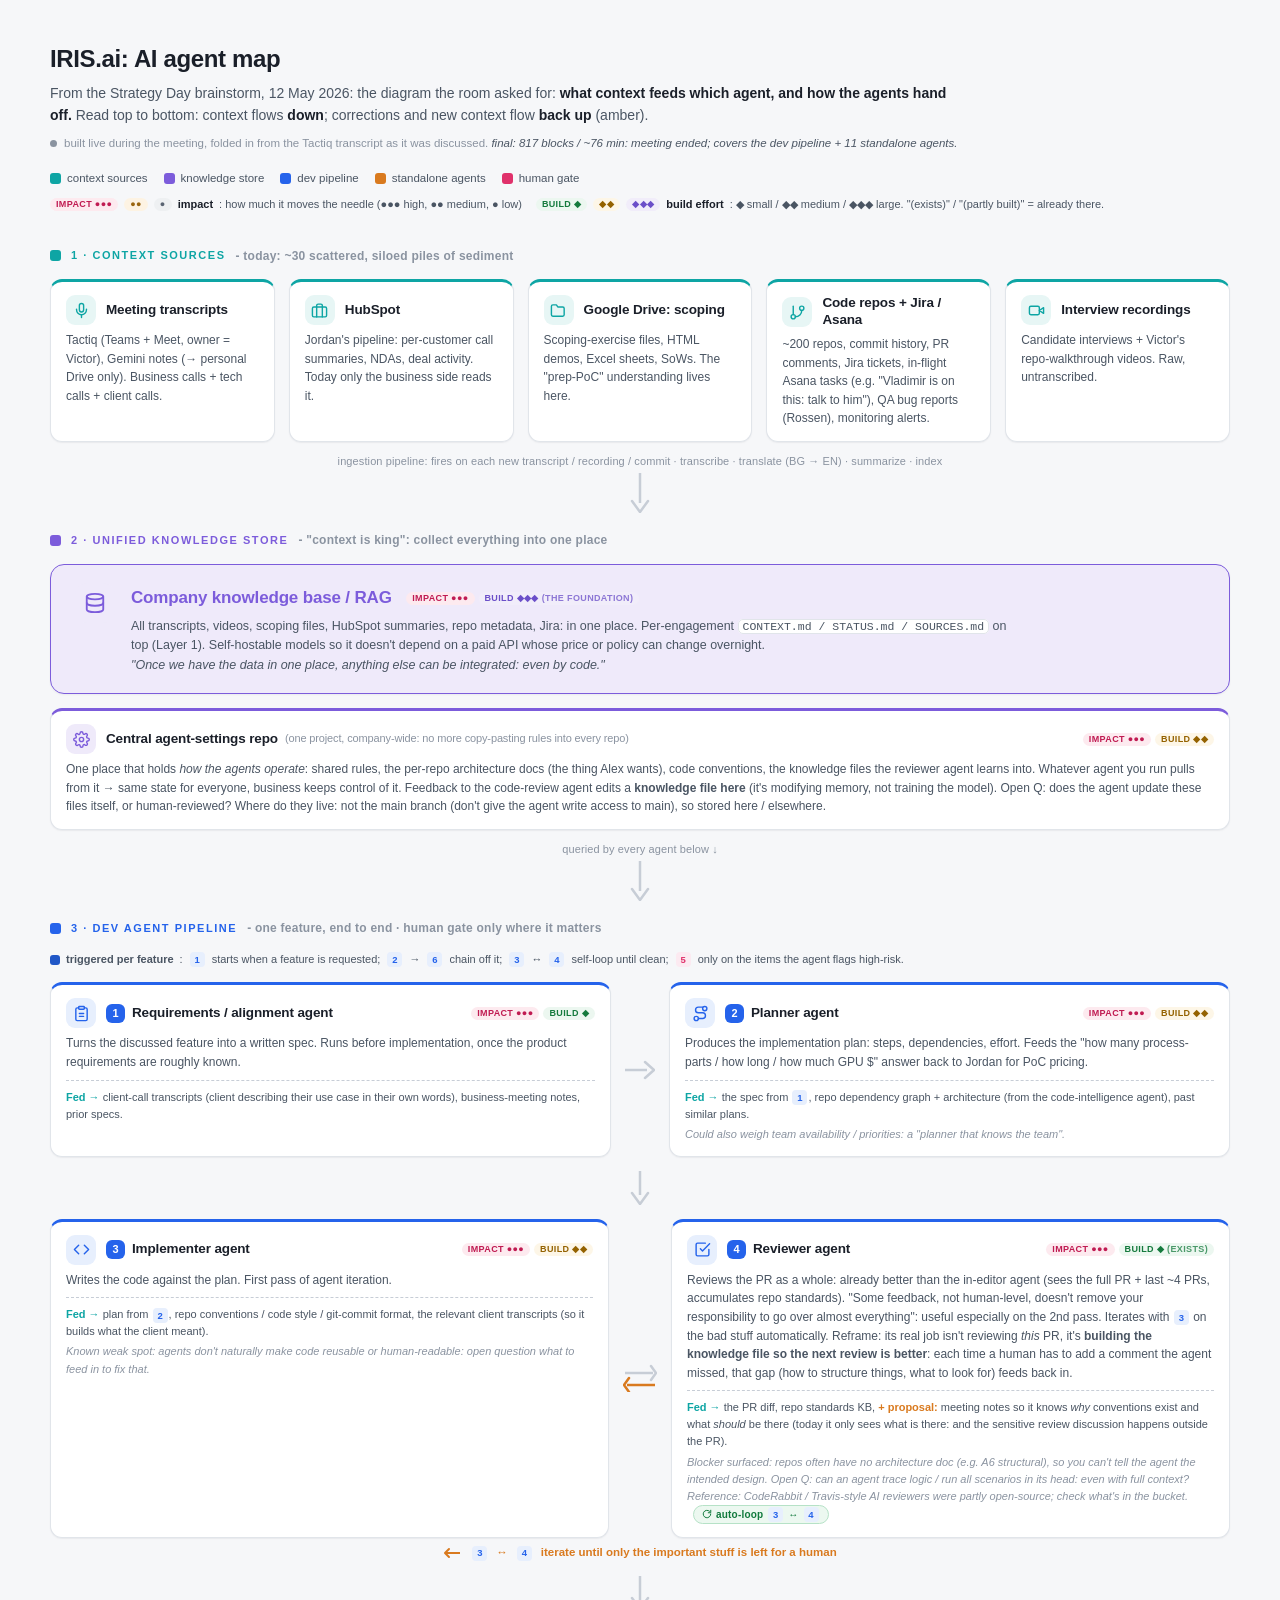
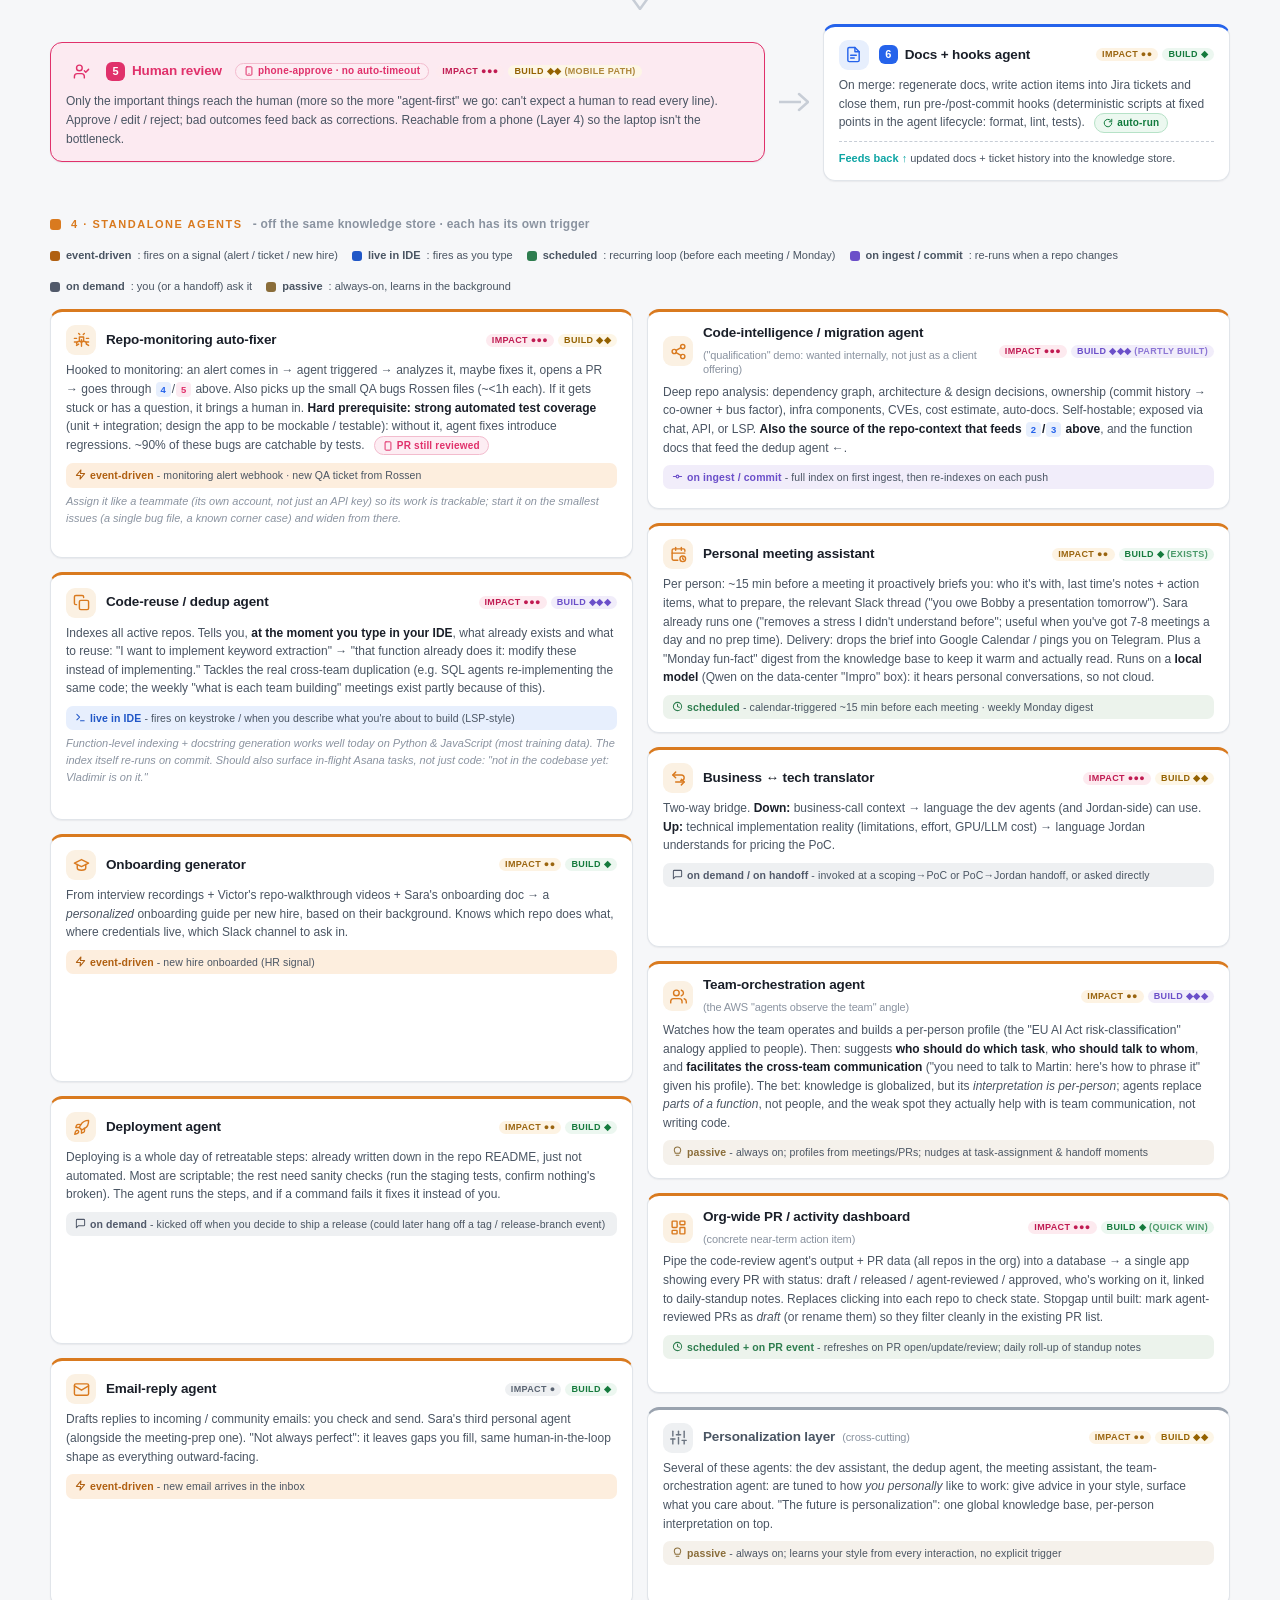
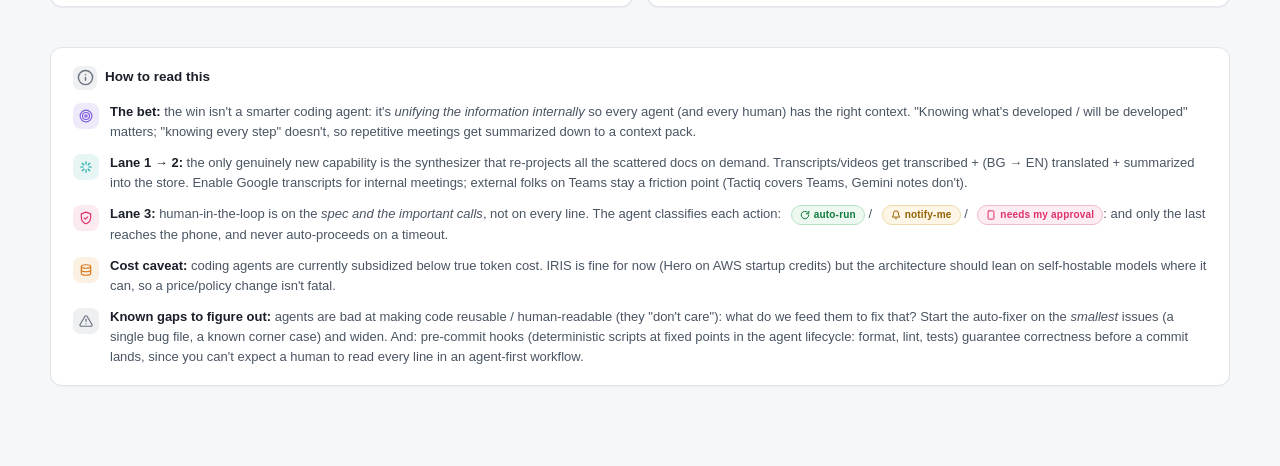
<file: AGENT_MAP.html>
<!DOCTYPE html>
<html lang="en">
<head>
<meta charset="UTF-8">
<meta name="viewport" content="width=device-width, initial-scale=1.0">
<title>IRIS.ai: AI agent map (Strategy Day, 12 May 2026)</title>
<style>
  :root {
    --bg: #f6f7f9;
    --paper: #ffffff;
    --ink: #1a1f29;
    --ink-2: #4a5563;
    --ink-3: #8a93a0;
    --line: #e1e5ea;
    --line-strong: #c7cdd6;
    --ctx: #0ea5a4;     /* context sources / bus  (teal) */
    --store: #7c5cdb;   /* knowledge store        (violet) */
    --dev: #2563eb;     /* dev pipeline           (blue) */
    --side: #d97a1f;    /* standalone agents      (amber) */
    --human: #e0316b;   /* human gate             (pink) */
    --neutral: #6b7480;
    --ctx-tint:   #e7f6f5;
    --store-tint: #efeafa;
    --dev-tint:   #e7effd;
    --side-tint:  #fbf1e3;
    --human-tint: #fceaf1;
    --neutral-tint: #eef0f2;
  }
  * { box-sizing: border-box; }
  html, body { background: var(--bg); }
  body {
    margin: 0; padding: 40px 32px 80px; color: var(--ink);
    font: 15px/1.55 -apple-system, BlinkMacSystemFont, "Segoe UI", Roboto, Helvetica, Arial, sans-serif;
    -webkit-font-smoothing: antialiased;
  }
  .wrap { max-width: 1180px; margin: 0 auto; }
  h1 { font-size: 24px; margin: 0 0 6px; letter-spacing: -0.015em; }
  .sub { color: var(--ink-2); margin: 0 0 8px; font-size: 14px; max-width: 920px; }
  .sub b { color: var(--ink); }

  /* ===== icon badge (flat Lucide-style line icons in a tinted circle) ===== */
  .ico {
    flex: 0 0 auto; width: 30px; height: 30px; border-radius: 9px;
    display: inline-flex; align-items: center; justify-content: center;
  }
  .ico svg { width: 17px; height: 17px; stroke-width: 2; stroke-linecap: round; stroke-linejoin: round; fill: none; }
  .ico.lg { width: 40px; height: 40px; border-radius: 12px; }
  .ico.lg svg { width: 22px; height: 22px; }
  .ico.ctx     { background: var(--ctx-tint);     color: var(--ctx); }
  .ico.store   { background: var(--store-tint);   color: var(--store); }
  .ico.dev     { background: var(--dev-tint);     color: var(--dev); }
  .ico.side    { background: var(--side-tint);    color: var(--side); }
  .ico.human   { background: var(--human-tint);   color: var(--human); }
  .ico.neutral { background: var(--neutral-tint); color: var(--neutral); }

  /* lane header */
  .lane-label {
    font-size: 11px; text-transform: uppercase; letter-spacing: 0.14em; font-weight: 700;
    color: var(--ink-3); margin: 34px 0 14px; display: flex; align-items: center; gap: 10px;
  }
  .lane-label .dot { width: 11px; height: 11px; border-radius: 3px; display: inline-block; flex: 0 0 auto; }
  .lane-label.ctx .dot { background: var(--ctx); } .lane-label.ctx { color: var(--ctx); }
  .lane-label.store .dot { background: var(--store); } .lane-label.store { color: var(--store); }
  .lane-label.dev .dot { background: var(--dev); } .lane-label.dev { color: var(--dev); }
  .lane-label.side .dot { background: var(--side); } .lane-label.side { color: var(--side); }
  .lane-label .rest { color: var(--ink-3); font-weight: 600; letter-spacing: 0.02em; text-transform: none; font-size: 12px; }

  /* rows + cards */
  .row { display: flex; gap: 14px; flex-wrap: wrap; align-items: stretch; }
  .row.center { align-items: center; }
  .card {
    background: var(--paper); border: 1px solid var(--line); border-radius: 12px;
    padding: 13px 15px; flex: 1 1 200px; min-width: 188px;
    box-shadow: 0 1px 2px rgba(16,24,40,.04), 0 1px 0 rgba(16,24,40,.02);
  }
  .card .hd { display: flex; align-items: center; gap: 10px; margin-bottom: 6px; }
  .card .hd h3 { margin: 0; font-size: 13.5px; letter-spacing: -0.01em; line-height: 1.25; display: flex; align-items: center; gap: 7px; flex-wrap: wrap; }
  .card p { margin: 0; font-size: 12px; color: var(--ink-2); }
  /* step-number badge in card headings */
  .stepnum {
    flex: 0 0 auto; display: inline-flex; align-items: center; justify-content: center;
    width: 19px; height: 19px; border-radius: 6px; font-size: 11px; font-weight: 800;
    font-variant-numeric: tabular-nums; line-height: 1;
    background: var(--dev); color: #fff;
  }
  .stepnum.human { background: var(--human); }
  /* inline step reference in body text, e.g. "the spec from (2)" */
  .ref {
    display: inline-flex; align-items: center; justify-content: center;
    width: 15px; height: 15px; border-radius: 4px; font-size: 9.5px; font-weight: 800;
    background: var(--dev-tint); color: var(--dev); vertical-align: middle;
    font-variant-numeric: tabular-nums; line-height: 1; margin: 0 1px;
  }
  .ref.human { background: var(--human-tint); color: var(--human); }
  .card.src { border-top: 3px solid var(--ctx); flex: 1 1 155px; min-width: 152px; }
  .card.dev-card { border-top: 3px solid var(--dev); }
  .card.side-card { border-top: 3px solid var(--side); }
  .card.human-card { border: 1.5px solid var(--human); background: var(--human-tint); }
  .card.human-card .hd h3 { color: var(--human); }
  .card .sub-note-inline { font-weight: 400; font-style: normal; color: var(--ink-3); font-size: 11px; }

  /* impact / effort badge: sits at the right end of a card heading */
  .hd { position: relative; }
  .impact { margin-left: auto; flex: 0 0 auto; display: inline-flex; gap: 4px; align-items: center; }
  .imp, .eff {
    display: inline-flex; align-items: center; gap: 3px; font-size: 9px; font-weight: 800;
    text-transform: uppercase; letter-spacing: .04em; padding: 2px 6px; border-radius: 999px;
    line-height: 1; white-space: nowrap;
  }
  .imp svg, .eff svg { width: 9px; height: 9px; stroke-width: 2.6; fill: none; stroke-linecap: round; stroke-linejoin: round; }
  /* impact tiers */
  .imp.hi  { background: #fdeaef; color: #c01b52; }
  .imp.med { background: #fdf3e3; color: #9a6510; }
  .imp.lo  { background: #eef0f2; color: #5a6472; }
  /* build-effort tiers */
  .eff.lo  { background: #ecf7f0; color: #157a3d; }
  .eff.med { background: #fdf6e7; color: #946200; }
  .eff.hi  { background: #f1edfa; color: #6b4fc9; }
  /* impact/effort legend */
  .ie-key { display: flex; gap: 14px; flex-wrap: wrap; margin: 8px 0 4px; font-size: 11px; color: var(--ink-2); align-items: center; }
  .ie-key .grp { display: inline-flex; gap: 6px; align-items: center; }
  .ie-key b { color: var(--ink); }

  /* knowledge-store banner */
  .store-card {
    flex-basis: 100%; padding: 18px 24px;
    border: 1.5px solid var(--store); background: var(--store-tint); border-radius: 14px;
    box-shadow: 0 1px 2px rgba(16,24,40,.05);
    display: flex; gap: 16px; align-items: flex-start;
  }
  .store-card .body h3 { font-size: 17px; color: var(--store); margin: 2px 0 6px; letter-spacing: -0.01em; }
  .store-card .body p { color: var(--ink-2); font-size: 12.5px; margin: 0; max-width: 880px; }
  .store-card code { background: #fff; border: 1px solid var(--line); border-radius: 5px; padding: 0 4px; font-size: 11.5px; }
  .store-card .note { font-style: italic; color: var(--ink-3); margin-top: 6px; }

  /* arrows */
  .v-arrow { text-align: center; margin: 14px 0; padding: 0; line-height: 1; color: var(--line-strong); display: flex; flex-direction: column; align-items: center; gap: 6px; }
  .v-arrow svg { display: block; }
  .v-arrow .cap { display: block; font-size: 11px; color: var(--ink-3); letter-spacing: .01em; max-width: 720px; }
  .h-arrow { flex: 0 0 30px; display: flex; align-items: center; justify-content: center; align-self: center; color: var(--line-strong); }
  /* tighten the gap between an arrow's lane and the next lane label */
  .v-arrow + .lane-label { margin-top: 18px; }

  /* "fed by" footer inside a dev card */
  .feeds { font-size: 11px; color: var(--ink-2); margin-top: 8px; padding-top: 8px; border-top: 1px dashed var(--line-strong); }
  .feeds b { color: var(--ctx); font-weight: 700; }
  .feeds .from { color: var(--side); font-weight: 700; }
  .feeds .note { display: block; color: var(--ink-3); font-style: italic; margin-top: 3px; }

  /* loop-back arrow */
  .loopback { display: flex; align-items: center; justify-content: center; gap: 8px; font-size: 11.5px; color: var(--side); margin: 6px 0; font-weight: 600; }
  .loopback svg { color: var(--side); }

  /* pills */
  .pill { display: inline-flex; align-items: center; gap: 4px; font-size: 10px; font-weight: 700; padding: 1px 8px; border-radius: 999px; border: 1px solid; margin-left: 6px; vertical-align: middle; letter-spacing: .02em; }
  .pill svg { width: 10px; height: 10px; stroke-width: 2.4; fill: none; stroke-linecap: round; stroke-linejoin: round; }
  .pill.auto    { color: #117a3d; border-color: #b6e2c7; background: #ecf8f0; }
  .pill.notify  { color: #946200; border-color: #f0d9a8; background: #fdf6e7; }
  .pill.approve { color: var(--human); border-color: #f3bcce; background: #fdedf3; }

  /* two-column split for side agents */
  .colsplit { display: flex; gap: 14px; flex-wrap: wrap; }
  .colsplit > div { flex: 1 1 300px; display: flex; flex-direction: column; gap: 14px; }
  .side-card .note { display: block; font-style: italic; color: var(--ink-3); margin-top: 5px; font-size: 11px; }
  .side-card b { color: var(--ink); }

  /* trigger badge (what fires a standalone agent + how often) */
  .trig {
    display: block; font-size: 10.5px; font-weight: 700;
    padding: 4px 9px; border-radius: 7px; letter-spacing: .01em; margin-top: 8px;
  }
  .trig svg { width: 11px; height: 11px; stroke-width: 2.2; fill: none; stroke-linecap: round; stroke-linejoin: round; vertical-align: -1px; margin-right: 4px; }
  .trig > svg + * , .trig .label { white-space: nowrap; }
  .trig .what { font-weight: 500; color: var(--ink-2); white-space: normal; }
  .trig.event  { background: #fdeede; color: #b06012; }   /* event-driven */
  .trig.live   { background: #e7effd; color: #2057c7; }   /* interactive / live in IDE */
  .trig.sched  { background: #ecf3ec; color: #2e7d4f; }   /* scheduled / recurring loop */
  .trig.commit { background: #f1edfa; color: #6b4fc9; }   /* on commit / on ingest */
  .trig.demand { background: #eef0f2; color: #51596a; }   /* on demand / on handoff */
  .trig.passive{ background: #f5f1eb; color: #8a6d3a; }   /* continuous / passive */
  /* trigger-type legend row */
  .trig-key { display: flex; gap: 14px; flex-wrap: wrap; margin: 4px 0 14px; font-size: 11px; color: var(--ink-2); }
  .trig-key .t { display: inline-flex; align-items: center; gap: 6px; }
  .trig-key .sw { width: 10px; height: 10px; border-radius: 3px; display: inline-block; }

  /* legend */
  .legend { margin-top: 40px; padding: 18px 22px; background: var(--paper); border: 1px solid var(--line); border-radius: 12px; font-size: 13px; color: var(--ink-2); box-shadow: 0 1px 2px rgba(16,24,40,.04); }
  .legend > .lh { display: flex; align-items: center; gap: 8px; color: var(--ink); font-size: 13.5px; font-weight: 700; }
  .legend ul.points { margin: 12px 0 0; padding: 0; list-style: none; }
  .legend ul.points li { margin: 0 0 11px; display: flex; gap: 11px; align-items: flex-start; }
  .legend ul.points li:last-child { margin-bottom: 0; }
  .legend ul.points li > .ico { margin-top: 1px; width: 26px; height: 26px; border-radius: 8px; }
  .legend ul.points li > .ico svg { width: 14px; height: 14px; }
  .legend ul.points li > div { flex: 1; }
  .legend b { color: var(--ink); }
  .legend i { color: var(--ink-2); }
  .legend .map { font-size: 11.5px; color: var(--ink-3); font-style: italic; margin-top: 12px; }
  .legend code { background: var(--bg); border: 1px solid var(--line); border-radius: 5px; padding: 0 4px; font-size: 11.5px; }

  .key-chips { display: flex; gap: 16px; flex-wrap: wrap; margin: 18px 0 4px; font-size: 11.5px; color: var(--ink-2); }
  .key-chips span { display: inline-flex; align-items: center; gap: 6px; }
  .key-chips .sw { width: 11px; height: 11px; border-radius: 3px; display: inline-block; }

  /* ===== print / PDF ===== */
  @page { size: A3 landscape; margin: 14mm 12mm; }
  @media print {
    body { padding: 0; background: #fff; -webkit-print-color-adjust: exact; print-color-adjust: exact; }
    .wrap { max-width: none; }
    .card, .store-card, .legend, .trig { box-shadow: none !important; }
    /* don't split a node or a lane band across pages */
    .card, .store-card, .colsplit > div > .card, .legend, .v-arrow, .loopback, .trig-key { break-inside: avoid; }
    .lane-label { break-after: avoid; break-inside: avoid; }
    .row, .colsplit { break-inside: avoid-page; }
    h1 { break-after: avoid; }
    /* keep colours crisp on paper */
    .ico, .pill, .trig, .stepnum, .ref, .key-chips .sw, .lane-label .dot { -webkit-print-color-adjust: exact; print-color-adjust: exact; }
  }
</style>
</head>
<body>
<div class="wrap">

  <h1>IRIS.ai: AI agent map</h1>
  <p class="sub">From the Strategy Day brainstorm, 12 May 2026: the diagram the room asked for: <b>what context feeds which agent, and how the agents hand off.</b> Read top to bottom: context flows <b>down</b>; corrections and new context flow <b>back up</b> (amber).</p>
  <p style="font-size:11.5px;color:var(--ink-3);margin:0 0 4px;line-height:1.5">
    <span style="width:7px;height:7px;border-radius:999px;background:var(--ink-3);display:inline-block;margin-right:7px;vertical-align:middle"></span>built live during the meeting, folded in from the Tactiq transcript as it was discussed. <span id="live-stamp" style="font-style:italic;color:var(--ink-2)">final: 817 blocks / ~76 min: meeting ended; covers the dev pipeline + 11 standalone agents.</span>
  </p>

  <div class="key-chips">
    <span><span class="sw" style="background:var(--ctx)"></span>context sources</span>
    <span><span class="sw" style="background:var(--store)"></span>knowledge store</span>
    <span><span class="sw" style="background:var(--dev)"></span>dev pipeline</span>
    <span><span class="sw" style="background:var(--side)"></span>standalone agents</span>
    <span><span class="sw" style="background:var(--human)"></span>human gate</span>
  </div>
  <div class="ie-key">
    <span class="grp"><span class="imp hi">impact ●●●</span><span class="imp med">●●</span><span class="imp lo">●</span><b>impact</b>: how much it moves the needle (●●● high, ●● medium, ● low)</span>
    <span class="grp"><span class="eff lo">build ◆</span><span class="eff med">◆◆</span><span class="eff hi">◆◆◆</span><b>build effort</b>: ◆ small / ◆◆ medium / ◆◆◆ large. "(exists)" / "(partly built)" = already there.</span>
  </div>

  <!-- ============ LANE 1: CONTEXT SOURCES ============ -->
  <div class="lane-label ctx"><span class="dot"></span>1 · Context sources <span class="rest">- today: ~30 scattered, siloed piles of sediment</span></div>
  <div class="row">
    <div class="card src">
      <div class="hd">
        <span class="ico ctx"><!-- mic --><svg viewBox="0 0 24 24" stroke="currentColor"><rect x="9" y="2" width="6" height="12" rx="3"/><path d="M5 10v1a7 7 0 0 0 14 0v-1"/><line x1="12" y1="19" x2="12" y2="22"/></svg></span>
        <h3>Meeting transcripts</h3>
      </div>
      <p>Tactiq (Teams + Meet, owner = Victor), Gemini notes (→ personal Drive only). Business calls + tech calls + client calls.</p>
    </div>
    <div class="card src">
      <div class="hd">
        <span class="ico ctx"><!-- briefcase / CRM --><svg viewBox="0 0 24 24" stroke="currentColor"><rect x="2" y="7" width="20" height="14" rx="2"/><path d="M16 21V5a2 2 0 0 0-2-2h-4a2 2 0 0 0-2 2v16"/></svg></span>
        <h3>HubSpot</h3>
      </div>
      <p>Jordan's pipeline: per-customer call summaries, NDAs, deal activity. Today only the business side reads it.</p>
    </div>
    <div class="card src">
      <div class="hd">
        <span class="ico ctx"><!-- folder --><svg viewBox="0 0 24 24" stroke="currentColor"><path d="M4 20a2 2 0 0 1-2-2V6a2 2 0 0 1 2-2h5l2 3h7a2 2 0 0 1 2 2v9a2 2 0 0 1-2 2z"/></svg></span>
        <h3>Google Drive: scoping</h3>
      </div>
      <p>Scoping-exercise files, HTML demos, Excel sheets, SoWs. The "prep-PoC" understanding lives here.</p>
    </div>
    <div class="card src">
      <div class="hd">
        <span class="ico ctx"><!-- git branch --><svg viewBox="0 0 24 24" stroke="currentColor"><line x1="6" y1="3" x2="6" y2="15"/><circle cx="18" cy="6" r="3"/><circle cx="6" cy="18" r="3"/><path d="M18 9a9 9 0 0 1-9 9"/></svg></span>
        <h3>Code repos + Jira / Asana</h3>
      </div>
      <p>~200 repos, commit history, PR comments, Jira tickets, in-flight Asana tasks (e.g. "Vladimir is on this: talk to him"), QA bug reports (Rossen), monitoring alerts.</p>
    </div>
    <div class="card src">
      <div class="hd">
        <span class="ico ctx"><!-- video --><svg viewBox="0 0 24 24" stroke="currentColor"><rect x="2" y="6" width="14" height="12" rx="2"/><path d="m22 8-6 4 6 4z"/></svg></span>
        <h3>Interview recordings</h3>
      </div>
      <p>Candidate interviews + Victor's repo-walkthrough videos. Raw, untranscribed.</p>
    </div>
  </div>

  <div class="v-arrow">
    <span class="cap">ingestion pipeline: fires on each new transcript / recording / commit · transcribe · translate (BG → EN) · summarize · index</span>
    <svg width="22" height="40" viewBox="0 0 22 40" fill="none"><path d="M11 0 L11 30" stroke="currentColor" stroke-width="2.5"/><path d="M3 28 L11 39 L19 28" stroke="currentColor" stroke-width="2.5" fill="none" stroke-linecap="round" stroke-linejoin="round"/></svg>
  </div>

  <!-- ============ LANE 2: KNOWLEDGE STORE ============ -->
  <div class="lane-label store"><span class="dot"></span>2 · Unified knowledge store <span class="rest">- "context is king": collect everything into one place</span></div>
  <div class="row">
    <div class="store-card">
      <span class="ico store lg"><!-- database --><svg viewBox="0 0 24 24" stroke="currentColor"><ellipse cx="12" cy="5" rx="9" ry="3"/><path d="M3 5v14a9 3 0 0 0 18 0V5"/><path d="M3 12a9 3 0 0 0 18 0"/></svg></span>
      <div class="body">
        <h3>Company knowledge base / RAG <span class="impact" style="margin-left:10px;vertical-align:middle"><span class="imp hi">impact ●●●</span><span class="eff hi">build ◆◆◆ <span style="opacity:.75;font-weight:600">(the foundation)</span></span></span></h3>
        <p>All transcripts, videos, scoping files, HubSpot summaries, repo metadata, Jira: in one place. Per-engagement <code>CONTEXT.md / STATUS.md / SOURCES.md</code> on top (Layer 1). Self-hostable models so it doesn't depend on a paid API whose price or policy can change overnight.</p>
        <p class="note">"Once we have the data in one place, anything else can be integrated: even by code."</p>
      </div>
    </div>
  </div>
  <div class="row" style="margin-top:14px">
    <div class="card" style="border-top:3px solid var(--store);flex-basis:100%">
      <div class="hd">
        <span class="ico store"><!-- settings/cog --><svg viewBox="0 0 24 24" stroke="currentColor"><circle cx="12" cy="12" r="3"/><path d="M19.4 15a1.65 1.65 0 0 0 .33 1.82l.06.06a2 2 0 1 1-2.83 2.83l-.06-.06a1.65 1.65 0 0 0-1.82-.33 1.65 1.65 0 0 0-1 1.51V21a2 2 0 0 1-4 0v-.09A1.65 1.65 0 0 0 9 19.4a1.65 1.65 0 0 0-1.82.33l-.06.06a2 2 0 1 1-2.83-2.83l.06-.06A1.65 1.65 0 0 0 4.6 15a1.65 1.65 0 0 0-1.51-1H3a2 2 0 0 1 0-4h.09A1.65 1.65 0 0 0 4.6 9a1.65 1.65 0 0 0-.33-1.82l-.06-.06a2 2 0 1 1 2.83-2.83l.06.06A1.65 1.65 0 0 0 9 4.6a1.65 1.65 0 0 0 1-1.51V3a2 2 0 0 1 4 0v.09a1.65 1.65 0 0 0 1 1.51 1.65 1.65 0 0 0 1.82-.33l.06-.06a2 2 0 1 1 2.83 2.83l-.06.06A1.65 1.65 0 0 0 19.4 9a1.65 1.65 0 0 0 1.51 1H21a2 2 0 0 1 0 4h-.09a1.65 1.65 0 0 0-1.51 1z"/></svg></span>
        <h3>Central agent-settings repo <span class="sub-note-inline">(one project, company-wide: no more copy-pasting rules into every repo)</span></h3>
        <span class="impact"><span class="imp hi">impact ●●●</span><span class="eff med">build ◆◆</span></span>
      </div>
      <p>One place that holds <i>how the agents operate</i>: shared rules, the per-repo architecture docs (the thing Alex wants), code conventions, the knowledge files the reviewer agent learns into. Whatever agent you run pulls from it → same state for everyone, business keeps control of it. Feedback to the code-review agent edits a <b>knowledge file here</b> (it's modifying memory, not training the model). Open Q: does the agent update these files itself, or human-reviewed? Where do they live: not the main branch (don't give the agent write access to main), so stored here / elsewhere.</p>
    </div>
  </div>

  <div class="v-arrow">
    <span class="cap">queried by every agent below ↓</span>
    <svg width="22" height="40" viewBox="0 0 22 40" fill="none"><path d="M11 0 L11 30" stroke="currentColor" stroke-width="2.5"/><path d="M3 28 L11 39 L19 28" stroke="currentColor" stroke-width="2.5" fill="none" stroke-linecap="round" stroke-linejoin="round"/></svg>
  </div>

  <!-- ============ LANE 3: DEV PIPELINE ============ -->
  <div class="lane-label dev"><span class="dot"></span>3 · Dev agent pipeline <span class="rest">- one feature, end to end · human gate only where it matters</span></div>
  <div class="trig-key">
    <span class="t"><span class="sw" style="background:#2057c7"></span><b>triggered per feature</b>: <span class="ref">1</span> starts when a feature is requested; <span class="ref">2</span>→<span class="ref">6</span> chain off it; <span class="ref">3</span>↔<span class="ref">4</span> self-loop until clean; <span class="ref human">5</span> only on the items the agent flags high-risk.</span>
  </div>

  <div class="row">
    <div class="card dev-card">
      <div class="hd">
        <span class="ico dev"><!-- clipboard list --><svg viewBox="0 0 24 24" stroke="currentColor"><rect x="8" y="2" width="8" height="4" rx="1"/><path d="M16 4h2a2 2 0 0 1 2 2v14a2 2 0 0 1-2 2H6a2 2 0 0 1-2-2V6a2 2 0 0 1 2-2h2"/><path d="M9 12h6M9 16h6"/></svg></span>
        <h3><span class="stepnum">1</span> Requirements / alignment agent</h3>
        <span class="impact"><span class="imp hi">impact ●●●</span><span class="eff lo">build ◆</span></span>
      </div>
      <p>Turns the discussed feature into a written spec. Runs before implementation, once the product requirements are roughly known.</p>
      <div class="feeds"><b>Fed →</b> client-call transcripts (client describing their use case in their own words), business-meeting notes, prior specs.</div>
    </div>
    <div class="h-arrow"><svg width="30" height="22" viewBox="0 0 30 22" fill="none"><path d="M0 11 L22 11" stroke="currentColor" stroke-width="2.5"/><path d="M20 3 L29 11 L20 19" stroke="currentColor" stroke-width="2.5" fill="none" stroke-linecap="round" stroke-linejoin="round"/></svg></div>
    <div class="card dev-card">
      <div class="hd">
        <span class="ico dev"><!-- map / route --><svg viewBox="0 0 24 24" stroke="currentColor"><circle cx="6" cy="19" r="3"/><circle cx="18" cy="5" r="3"/><path d="M9 19h6a4 4 0 0 0 0-8H9a4 4 0 0 1 0-8h6"/></svg></span>
        <h3><span class="stepnum">2</span> Planner agent</h3>
        <span class="impact"><span class="imp hi">impact ●●●</span><span class="eff med">build ◆◆</span></span>
      </div>
      <p>Produces the implementation plan: steps, dependencies, effort. Feeds the "how many process-parts / how long / how much GPU $" answer back to Jordan for PoC pricing.</p>
      <div class="feeds"><b>Fed →</b> the spec from <span class="ref">1</span>, repo dependency graph + architecture (from the code-intelligence agent), past similar plans.<span class="note">Could also weigh team availability / priorities: a "planner that knows the team".</span></div>
    </div>
  </div>

  <div class="v-arrow"><svg width="22" height="34" viewBox="0 0 22 34" fill="none"><path d="M11 0 L11 24" stroke="currentColor" stroke-width="2.5"/><path d="M3 22 L11 33 L19 22" stroke="currentColor" stroke-width="2.5" fill="none" stroke-linecap="round" stroke-linejoin="round"/></svg></div>

  <div class="row">
    <div class="card dev-card">
      <div class="hd">
        <span class="ico dev"><!-- code --><svg viewBox="0 0 24 24" stroke="currentColor"><polyline points="16 18 22 12 16 6"/><polyline points="8 6 2 12 8 18"/></svg></span>
        <h3><span class="stepnum">3</span> Implementer agent</h3>
        <span class="impact"><span class="imp hi">impact ●●●</span><span class="eff med">build ◆◆</span></span>
      </div>
      <p>Writes the code against the plan. First pass of agent iteration.</p>
      <div class="feeds"><b>Fed →</b> plan from <span class="ref">2</span>, repo conventions / code style / git-commit format, the relevant client transcripts (so it builds what the client meant).<span class="note">Known weak spot: agents don't naturally make code reusable or human-readable: open question what to feed in to fix that.</span></div>
    </div>
    <div class="h-arrow">
      <svg width="34" height="28" viewBox="0 0 34 28" fill="none">
        <path d="M2 9 L30 9" stroke="currentColor" stroke-width="2.5"/><path d="M28 2 L33 9 L28 16" stroke="currentColor" stroke-width="2.5" fill="none" stroke-linecap="round" stroke-linejoin="round"/>
        <path d="M32 21 L4 21" stroke="var(--side)" stroke-width="2.5"/><path d="M6 14 L1 21 L6 28" stroke="var(--side)" stroke-width="2.5" fill="none" stroke-linecap="round" stroke-linejoin="round"/>
      </svg>
    </div>
    <div class="card dev-card">
      <div class="hd">
        <span class="ico dev"><!-- check-square / review --><svg viewBox="0 0 24 24" stroke="currentColor"><path d="M9 11l3 3L22 4"/><path d="M21 12v7a2 2 0 0 1-2 2H5a2 2 0 0 1-2-2V5a2 2 0 0 1 2-2h11"/></svg></span>
        <h3><span class="stepnum">4</span> Reviewer agent</h3>
        <span class="impact"><span class="imp hi">impact ●●●</span><span class="eff lo">build ◆ <span style="opacity:.75;font-weight:600">(exists)</span></span></span>
      </div>
      <p>Reviews the PR as a whole: already better than the in-editor agent (sees the full PR + last ~4 PRs, accumulates repo standards). "Some feedback, not human-level, doesn't remove your responsibility to go over almost everything": useful especially on the 2nd pass. Iterates with <span class="ref">3</span> on the bad stuff automatically. Reframe: its real job isn't reviewing <i>this</i> PR, it's <b>building the knowledge file so the next review is better</b>: each time a human has to add a comment the agent missed, that gap (how to structure things, what to look for) feeds back in.</p>
      <div class="feeds"><b>Fed →</b> the PR diff, repo standards KB, <span class="from">+ proposal:</span> meeting notes so it knows <i>why</i> conventions exist and what <i>should</i> be there (today it only sees what is there: and the sensitive review discussion happens outside the PR). <span class="note">Blocker surfaced: repos often have no architecture doc (e.g. A6 structural), so you can't tell the agent the intended design. Open Q: can an agent trace logic / run all scenarios in its head: even with full context? Reference: CodeRabbit / Travis-style AI reviewers were partly open-source; check what's in the bucket.</span> <span class="pill auto"><svg viewBox="0 0 24 24" stroke="currentColor"><path d="M21 12a9 9 0 1 1-3-6.7"/><polyline points="21 3 21 9 15 9"/></svg>auto-loop <span class="ref">3</span>↔<span class="ref">4</span></span></div>
    </div>
  </div>

  <div class="loopback">
    <svg width="20" height="14" viewBox="0 0 20 14" fill="none"><path d="M3 7 H17" stroke="currentColor" stroke-width="2"/><path d="M6 3 L2 7 L6 11" stroke="currentColor" stroke-width="2" fill="none" stroke-linecap="round" stroke-linejoin="round"/></svg>
    <span class="ref">3</span> ↔ <span class="ref">4</span> iterate until only the important stuff is left for a human
  </div>

  <div class="v-arrow"><svg width="22" height="34" viewBox="0 0 22 34" fill="none"><path d="M11 0 L11 24" stroke="currentColor" stroke-width="2.5"/><path d="M3 22 L11 33 L19 22" stroke="currentColor" stroke-width="2.5" fill="none" stroke-linecap="round" stroke-linejoin="round"/></svg></div>

  <div class="row center">
    <div class="card human-card" style="flex:2 1 340px">
      <div class="hd">
        <span class="ico human"><!-- user-check --><svg viewBox="0 0 24 24" stroke="currentColor"><path d="M16 21v-2a4 4 0 0 0-4-4H6a4 4 0 0 0-4 4v2"/><circle cx="9" cy="7" r="4"/><polyline points="16 11 18 13 22 9"/></svg></span>
        <h3><span class="stepnum human">5</span> Human review <span class="pill approve"><svg viewBox="0 0 24 24" stroke="currentColor"><rect x="5" y="2" width="14" height="20" rx="2"/><line x1="12" y1="18" x2="12" y2="18"/></svg>phone-approve · no auto-timeout</span> <span class="impact"><span class="imp hi">impact ●●●</span><span class="eff med">build ◆◆ <span style="opacity:.75;font-weight:600">(mobile path)</span></span></span></h3>
      </div>
      <p>Only the important things reach the human (more so the more "agent-first" we go: can't expect a human to read every line). Approve / edit / reject; bad outcomes feed back as corrections. Reachable from a phone (Layer 4) so the laptop isn't the bottleneck.</p>
    </div>
    <div class="h-arrow"><svg width="30" height="22" viewBox="0 0 30 22" fill="none"><path d="M0 11 L22 11" stroke="currentColor" stroke-width="2.5"/><path d="M20 3 L29 11 L20 19" stroke="currentColor" stroke-width="2.5" fill="none" stroke-linecap="round" stroke-linejoin="round"/></svg></div>
    <div class="card dev-card" style="flex:1 1 220px">
      <div class="hd">
        <span class="ico dev"><!-- file-text + gear feel; use file-cog -> simpler: book --><svg viewBox="0 0 24 24" stroke="currentColor"><path d="M14 2H6a2 2 0 0 0-2 2v16a2 2 0 0 0 2 2h12a2 2 0 0 0 2-2V8z"/><polyline points="14 2 14 8 20 8"/><line x1="8" y1="13" x2="16" y2="13"/><line x1="8" y1="17" x2="13" y2="17"/></svg></span>
        <h3><span class="stepnum">6</span> Docs + hooks agent</h3>
        <span class="impact"><span class="imp med">impact ●●</span><span class="eff lo">build ◆</span></span>
      </div>
      <p>On merge: regenerate docs, write action items into Jira tickets and close them, run pre-/post-commit hooks (deterministic scripts at fixed points in the agent lifecycle: format, lint, tests). <span class="pill auto"><svg viewBox="0 0 24 24" stroke="currentColor"><path d="M21 12a9 9 0 1 1-3-6.7"/><polyline points="21 3 21 9 15 9"/></svg>auto-run</span></p>
      <div class="feeds"><b>Feeds back ↑</b> updated docs + ticket history into the knowledge store.</div>
    </div>
  </div>

  <!-- ============ LANE 4: SIDE AGENTS ============ -->
  <div class="lane-label side"><span class="dot"></span>4 · Standalone agents <span class="rest">- off the same knowledge store · each has its own trigger</span></div>
  <div class="trig-key">
    <span class="t"><span class="sw" style="background:#b06012"></span><b>event-driven</b>: fires on a signal (alert / ticket / new hire)</span>
    <span class="t"><span class="sw" style="background:#2057c7"></span><b>live in IDE</b>: fires as you type</span>
    <span class="t"><span class="sw" style="background:#2e7d4f"></span><b>scheduled</b>: recurring loop (before each meeting / Monday)</span>
    <span class="t"><span class="sw" style="background:#6b4fc9"></span><b>on ingest / commit</b>: re-runs when a repo changes</span>
    <span class="t"><span class="sw" style="background:#51596a"></span><b>on demand</b>: you (or a handoff) ask it</span>
    <span class="t"><span class="sw" style="background:#8a6d3a"></span><b>passive</b>: always-on, learns in the background</span>
  </div>
  <div class="colsplit">
    <div>
      <div class="card side-card">
        <div class="hd">
          <span class="ico side"><!-- bug / wrench: use bug --><svg viewBox="0 0 24 24" stroke="currentColor"><path d="M8 2l1.5 1.5M16 2l-1.5 1.5"/><path d="M9 7h6v4a3 3 0 0 1-6 0z"/><path d="M12 11v9"/><path d="M5 9H2M5 14H2M5 19l3-2M22 9h-3M22 14h-3M22 19l-3-2"/><path d="M9 13a4 4 0 0 0-4 4M15 13a4 4 0 0 1 4 4"/></svg></span>
          <h3>Repo-monitoring auto-fixer</h3>
          <span class="impact"><span class="imp hi">impact ●●●</span><span class="eff med">build ◆◆</span></span>
        </div>
        <p>Hooked to monitoring: an alert comes in → agent triggered → analyzes it, maybe fixes it, opens a PR → goes through <span class="ref">4</span>/<span class="ref human">5</span> above. Also picks up the small QA bugs Rossen files (~&lt;1h each). If it gets stuck or has a question, it brings a human in. <b>Hard prerequisite: strong automated test coverage</b> (unit + integration; design the app to be mockable / testable): without it, agent fixes introduce regressions. ~90% of these bugs are catchable by tests. <span class="pill approve"><svg viewBox="0 0 24 24" stroke="currentColor"><rect x="5" y="2" width="14" height="20" rx="2"/></svg>PR still reviewed</span></p>
        <span class="trig event"><svg viewBox="0 0 24 24" stroke="currentColor"><path d="M13 2 3 14h9l-1 8 10-12h-9z"/></svg>event-driven <span class="what">- monitoring alert webhook · new QA ticket from Rossen</span></span>
        <span class="note">Assign it like a teammate (its own account, not just an API key) so its work is trackable; start it on the <i>smallest</i> issues (a single bug file, a known corner case) and widen from there.</span>
      </div>
      <div class="card side-card">
        <div class="hd">
          <span class="ico side"><!-- copy / dedup --><svg viewBox="0 0 24 24" stroke="currentColor"><rect x="9" y="9" width="13" height="13" rx="2"/><path d="M5 15H4a2 2 0 0 1-2-2V4a2 2 0 0 1 2-2h9a2 2 0 0 1 2 2v1"/></svg></span>
          <h3>Code-reuse / dedup agent</h3>
          <span class="impact"><span class="imp hi">impact ●●●</span><span class="eff hi">build ◆◆◆</span></span>
        </div>
        <p>Indexes all active repos. Tells you, <b>at the moment you type in your IDE</b>, what already exists and what to reuse: "I want to implement keyword extraction" → "that function already does it: modify these instead of implementing." Tackles the real cross-team duplication (e.g. SQL agents re-implementing the same code; the weekly "what is each team building" meetings exist partly because of this).</p>
        <span class="trig live"><svg viewBox="0 0 24 24" stroke="currentColor"><polyline points="4 17 10 11 4 5"/><line x1="12" y1="19" x2="20" y2="19"/></svg>live in IDE <span class="what">- fires on keystroke / when you describe what you're about to build (LSP-style)</span></span>
        <span class="note">Function-level indexing + docstring generation works well today on Python &amp; JavaScript (most training data). The index itself re-runs on commit. Should also surface in-flight Asana tasks, not just code: "not in the codebase yet: Vladimir is on it."</span>
      </div>
      <div class="card side-card">
        <div class="hd">
          <span class="ico side"><!-- graduation cap / onboarding --><svg viewBox="0 0 24 24" stroke="currentColor"><path d="M22 10 12 5 2 10l10 5 10-5z"/><path d="M6 12v5c0 1.66 2.69 3 6 3s6-1.34 6-3v-5"/></svg></span>
          <h3>Onboarding generator</h3>
          <span class="impact"><span class="imp med">impact ●●</span><span class="eff lo">build ◆</span></span>
        </div>
        <p>From interview recordings + Victor's repo-walkthrough videos + Sara's onboarding doc → a <i>personalized</i> onboarding guide per new hire, based on their background. Knows which repo does what, where credentials live, which Slack channel to ask in.</p>
        <span class="trig event"><svg viewBox="0 0 24 24" stroke="currentColor"><path d="M13 2 3 14h9l-1 8 10-12h-9z"/></svg>event-driven <span class="what">- new hire onboarded (HR signal)</span></span>
      </div>
      <div class="card side-card">
        <div class="hd">
          <span class="ico side"><!-- rocket / deploy --><svg viewBox="0 0 24 24" stroke="currentColor"><path d="M4.5 16.5c-1.5 1.3-2 5-2 5s3.7-.5 5-2c.7-.8.7-2-.1-2.8a2 2 0 0 0-2.8 0z"/><path d="M12 15l-3-3a22 22 0 0 1 2-3.9A12.9 12.9 0 0 1 22 2c0 2.9-.6 8.3-5 11a22 22 0 0 1-3.9 2z"/><path d="M9 12H4s.6-3.3 2-4c1.6-.8 5 0 5 0M12 15v5s3.3-.6 4-2c.8-1.6 0-5 0-5"/></svg></span>
          <h3>Deployment agent</h3>
          <span class="impact"><span class="imp med">impact ●●</span><span class="eff lo">build ◆</span></span>
        </div>
        <p>Deploying is a whole day of retreatable steps: already written down in the repo README, just not automated. Most are scriptable; the rest need sanity checks (run the staging tests, confirm nothing's broken). The agent runs the steps, and if a command fails it fixes it instead of you.</p>
        <span class="trig demand"><svg viewBox="0 0 24 24" stroke="currentColor"><path d="M21 15a2 2 0 0 1-2 2H7l-4 4V5a2 2 0 0 1 2-2h14a2 2 0 0 1 2 2z"/></svg>on demand <span class="what">- kicked off when you decide to ship a release (could later hang off a tag / release-branch event)</span></span>
      </div>
      <div class="card side-card">
        <div class="hd">
          <span class="ico side"><!-- mail / envelope --><svg viewBox="0 0 24 24" stroke="currentColor"><rect x="2" y="4" width="20" height="16" rx="2"/><path d="m2 7 10 6 10-6"/></svg></span>
          <h3>Email-reply agent</h3>
          <span class="impact"><span class="imp lo">impact ●</span><span class="eff lo">build ◆</span></span>
        </div>
        <p>Drafts replies to incoming / community emails: you check and send. Sara's third personal agent (alongside the meeting-prep one). "Not always perfect": it leaves gaps you fill, same human-in-the-loop shape as everything outward-facing.</p>
        <span class="trig event"><svg viewBox="0 0 24 24" stroke="currentColor"><path d="M13 2 3 14h9l-1 8 10-12h-9z"/></svg>event-driven <span class="what">- new email arrives in the inbox</span></span>
      </div>
    </div>
    <div>
      <div class="card side-card">
        <div class="hd">
          <span class="ico side"><!-- network / share --><svg viewBox="0 0 24 24" stroke="currentColor"><circle cx="18" cy="5" r="3"/><circle cx="6" cy="12" r="3"/><circle cx="18" cy="19" r="3"/><line x1="8.6" y1="10.5" x2="15.4" y2="6.5"/><line x1="8.6" y1="13.5" x2="15.4" y2="17.5"/></svg></span>
          <h3>Code-intelligence / migration agent <span class="sub-note-inline">("qualification" demo: wanted internally, not just as a client offering)</span></h3>
          <span class="impact"><span class="imp hi">impact ●●●</span><span class="eff hi">build ◆◆◆ <span style="opacity:.75;font-weight:600">(partly built)</span></span></span>
        </div>
        <p>Deep repo analysis: dependency graph, architecture &amp; design decisions, ownership (commit history → co-owner + bus factor), infra components, CVEs, cost estimate, auto-docs. Self-hostable; exposed via chat, API, or LSP. <b>Also the source of the repo-context that feeds <span class="ref">2</span>/<span class="ref">3</span> above</b>, and the function docs that feed the dedup agent ←.</p>
        <span class="trig commit"><svg viewBox="0 0 24 24" stroke="currentColor"><circle cx="12" cy="12" r="3"/><line x1="3" y1="12" x2="9" y2="12"/><line x1="15" y1="12" x2="21" y2="12"/></svg>on ingest / commit <span class="what">- full index on first ingest, then re-indexes on each push</span></span>
      </div>
      <div class="card side-card">
        <div class="hd">
          <span class="ico side"><!-- calendar-clock --><svg viewBox="0 0 24 24" stroke="currentColor"><path d="M21 7.5V6a2 2 0 0 0-2-2H5a2 2 0 0 0-2 2v12a2 2 0 0 0 2 2h6"/><line x1="16" y1="2" x2="16" y2="6"/><line x1="8" y1="2" x2="8" y2="6"/><line x1="3" y1="10" x2="21" y2="10"/><circle cx="18" cy="18" r="4"/><path d="M18 16.5V18l1 1"/></svg></span>
          <h3>Personal meeting assistant</h3>
          <span class="impact"><span class="imp med">impact ●●</span><span class="eff lo">build ◆ <span style="opacity:.75;font-weight:600">(exists)</span></span></span>
        </div>
        <p>Per person: ~15 min before a meeting it proactively briefs you: who it's with, last time's notes + action items, what to prepare, the relevant Slack thread ("you owe Bobby a presentation tomorrow"). Sara already runs one ("removes a stress I didn't understand before"; useful when you've got 7-8 meetings a day and no prep time). Delivery: drops the brief into Google Calendar / pings you on Telegram. Plus a "Monday fun-fact" digest from the knowledge base to keep it warm and actually read. Runs on a <b>local model</b> (Qwen on the data-center "Impro" box): it hears personal conversations, so not cloud.</p>
        <span class="trig sched"><svg viewBox="0 0 24 24" stroke="currentColor"><circle cx="12" cy="12" r="9"/><polyline points="12 7 12 12 16 14"/></svg>scheduled <span class="what">- calendar-triggered ~15 min before each meeting · weekly Monday digest</span></span>
      </div>
      <div class="card side-card">
        <div class="hd">
          <span class="ico side"><!-- arrows up-down / translate-bridge --><svg viewBox="0 0 24 24" stroke="currentColor"><path d="M8 3 4 7l4 4"/><path d="M4 7h12a4 4 0 0 1 0 8h-1"/><path d="m16 21 4-4-4-4"/><path d="M20 17H8"/></svg></span>
          <h3>Business ↔ tech translator</h3>
          <span class="impact"><span class="imp hi">impact ●●●</span><span class="eff med">build ◆◆</span></span>
        </div>
        <p>Two-way bridge. <b>Down:</b> business-call context → language the dev agents (and Jordan-side) can use. <b>Up:</b> technical implementation reality (limitations, effort, GPU/LLM cost) → language Jordan understands for pricing the PoC.</p>
        <span class="trig demand"><svg viewBox="0 0 24 24" stroke="currentColor"><path d="M21 15a2 2 0 0 1-2 2H7l-4 4V5a2 2 0 0 1 2-2h14a2 2 0 0 1 2 2z"/></svg>on demand / on handoff <span class="what">- invoked at a scoping→PoC or PoC→Jordan handoff, or asked directly</span></span>
      </div>
      <div class="card side-card">
        <div class="hd">
          <span class="ico side"><!-- users / team --><svg viewBox="0 0 24 24" stroke="currentColor"><path d="M17 21v-2a4 4 0 0 0-4-4H5a4 4 0 0 0-4 4v2"/><circle cx="9" cy="7" r="4"/><path d="M23 21v-2a4 4 0 0 0-3-3.87"/><path d="M16 3.13a4 4 0 0 1 0 7.75"/></svg></span>
          <h3>Team-orchestration agent <span class="sub-note-inline">(the AWS "agents observe the team" angle)</span></h3>
          <span class="impact"><span class="imp med">impact ●●</span><span class="eff hi">build ◆◆◆</span></span>
        </div>
        <p>Watches how the team operates and builds a per-person profile (the "EU AI Act risk-classification" analogy applied to people). Then: suggests <b>who should do which task</b>, <b>who should talk to whom</b>, and <b>facilitates the cross-team communication</b> ("you need to talk to Martin: here's how to phrase it" given his profile). The bet: knowledge is globalized, but its <i>interpretation is per-person</i>; agents replace <i>parts of a function</i>, not people, and the weak spot they actually help with is team communication, not writing code.</p>
        <span class="trig passive"><svg viewBox="0 0 24 24" stroke="currentColor"><path d="M12 2a7 7 0 0 0-7 7c0 3 2 4 2 7h10c0-3 2-4 2-7a7 7 0 0 0-7-7z"/><line x1="9" y1="20" x2="15" y2="20"/></svg>passive <span class="what">- always on; profiles from meetings/PRs; nudges at task-assignment & handoff moments</span></span>
      </div>
      <div class="card side-card">
        <div class="hd">
          <span class="ico side"><!-- layout-dashboard --><svg viewBox="0 0 24 24" stroke="currentColor"><rect x="3" y="3" width="7" height="9" rx="1"/><rect x="14" y="3" width="7" height="5" rx="1"/><rect x="14" y="12" width="7" height="9" rx="1"/><rect x="3" y="16" width="7" height="5" rx="1"/></svg></span>
          <h3>Org-wide PR / activity dashboard <span class="sub-note-inline">(concrete near-term action item)</span></h3>
          <span class="impact"><span class="imp hi">impact ●●●</span><span class="eff lo">build ◆ <span style="opacity:.75;font-weight:600">(quick win)</span></span></span>
        </div>
        <p>Pipe the code-review agent's output + PR data (all repos in the org) into a database → a single app showing every PR with status: draft / released / agent-reviewed / approved, who's working on it, linked to daily-standup notes. Replaces clicking into each repo to check state. Stopgap until built: mark agent-reviewed PRs as <i>draft</i> (or rename them) so they filter cleanly in the existing PR list.</p>
        <span class="trig sched"><svg viewBox="0 0 24 24" stroke="currentColor"><circle cx="12" cy="12" r="9"/><polyline points="12 7 12 12 16 14"/></svg>scheduled + on PR event <span class="what">- refreshes on PR open/update/review; daily roll-up of standup notes</span></span>
      </div>
      <div class="card side-card" style="border-top-color:#9aa3af">
        <div class="hd">
          <span class="ico neutral"><!-- sliders / personalize --><svg viewBox="0 0 24 24" stroke="currentColor"><line x1="4" y1="21" x2="4" y2="14"/><line x1="4" y1="10" x2="4" y2="3"/><line x1="12" y1="21" x2="12" y2="12"/><line x1="12" y1="8" x2="12" y2="3"/><line x1="20" y1="21" x2="20" y2="16"/><line x1="20" y1="12" x2="20" y2="3"/><line x1="1" y1="14" x2="7" y2="14"/><line x1="9" y1="8" x2="15" y2="8"/><line x1="17" y1="16" x2="23" y2="16"/></svg></span>
          <h3 style="color:var(--ink-2)">Personalization layer <span class="sub-note-inline">(cross-cutting)</span></h3>
          <span class="impact"><span class="imp med">impact ●●</span><span class="eff med">build ◆◆</span></span>
        </div>
        <p>Several of these agents: the dev assistant, the dedup agent, the meeting assistant, the team-orchestration agent: are tuned to how <i>you personally</i> like to work: give advice in your style, surface what you care about. "The future is personalization": one global knowledge base, per-person interpretation on top.</p>
        <span class="trig passive"><svg viewBox="0 0 24 24" stroke="currentColor"><path d="M12 2a7 7 0 0 0-7 7c0 3 2 4 2 7h10c0-3 2-4 2-7a7 7 0 0 0-7-7z"/><line x1="9" y1="20" x2="15" y2="20"/></svg>passive <span class="what">- always on; learns your style from every interaction, no explicit trigger</span></span>
      </div>
    </div>
  </div>

  <!-- ============ LEGEND ============ -->
  <div class="legend">
    <div class="lh">
      <span class="ico neutral" style="width:24px;height:24px;border-radius:7px"><svg viewBox="0 0 24 24" stroke="currentColor"><circle cx="12" cy="12" r="10"/><line x1="12" y1="16" x2="12" y2="12"/><line x1="12" y1="8" x2="12.01" y2="8"/></svg></span>
      How to read this
    </div>
    <ul class="points">
      <li>
        <span class="ico store"><!-- target --><svg viewBox="0 0 24 24" stroke="currentColor"><circle cx="12" cy="12" r="10"/><circle cx="12" cy="12" r="6"/><circle cx="12" cy="12" r="2"/></svg></span>
        <div><b>The bet:</b> the win isn't a smarter coding agent: it's <i>unifying the information internally</i> so every agent (and every human) has the right context. "Knowing what's developed / will be developed" matters; "knowing every step" doesn't, so repetitive meetings get summarized down to a context pack.</div>
      </li>
      <li>
        <span class="ico ctx"><!-- sparkles / synthesize --><svg viewBox="0 0 24 24" stroke="currentColor"><path d="M12 3v4M12 17v4M3 12h4M17 12h4M5.6 5.6l2.8 2.8M15.6 15.6l2.8 2.8M18.4 5.6l-2.8 2.8M8.4 15.6l-2.8 2.8"/></svg></span>
        <div><b>Lane 1 → 2:</b> the only genuinely new capability is the synthesizer that re-projects all the scattered docs on demand. Transcripts/videos get transcribed + (BG → EN) translated + summarized into the store. Enable Google transcripts for internal meetings; external folks on Teams stay a friction point (Tactiq covers Teams, Gemini notes don't).</div>
      </li>
      <li>
        <span class="ico human"><!-- shield-check --><svg viewBox="0 0 24 24" stroke="currentColor"><path d="M12 2 4 5v6c0 5 3.5 9 8 11 4.5-2 8-6 8-11V5z"/><path d="m9 12 2 2 4-4"/></svg></span>
        <div><b>Lane 3:</b> human-in-the-loop is on the <i>spec and the important calls</i>, not on every line. The agent classifies each action: <span class="pill auto"><svg viewBox="0 0 24 24" stroke="currentColor"><path d="M21 12a9 9 0 1 1-3-6.7"/><polyline points="21 3 21 9 15 9"/></svg>auto-run</span> / <span class="pill notify"><svg viewBox="0 0 24 24" stroke="currentColor"><path d="M18 8a6 6 0 0 0-12 0c0 7-3 9-3 9h18s-3-2-3-9"/><path d="M13.7 21a2 2 0 0 1-3.4 0"/></svg>notify-me</span> / <span class="pill approve"><svg viewBox="0 0 24 24" stroke="currentColor"><rect x="5" y="2" width="14" height="20" rx="2"/></svg>needs my approval</span>: and only the last reaches the phone, and never auto-proceeds on a timeout.</div>
      </li>
      <li>
        <span class="ico side"><!-- coins / cost --><svg viewBox="0 0 24 24" stroke="currentColor"><ellipse cx="12" cy="6" rx="8" ry="3"/><path d="M4 6v6c0 1.66 3.58 3 8 3s8-1.34 8-3V6"/><path d="M4 12v6c0 1.66 3.58 3 8 3s8-1.34 8-3v-6"/></svg></span>
        <div><b>Cost caveat:</b> coding agents are currently subsidized below true token cost. IRIS is fine for now (Hero on AWS startup credits) but the architecture should lean on self-hostable models where it can, so a price/policy change isn't fatal.</div>
      </li>
      <li>
        <span class="ico neutral"><!-- alert-triangle --><svg viewBox="0 0 24 24" stroke="currentColor"><path d="M10.3 3.9 1.8 18a2 2 0 0 0 1.7 3h17a2 2 0 0 0 1.7-3L13.7 3.9a2 2 0 0 0-3.4 0z"/><line x1="12" y1="9" x2="12" y2="13"/><line x1="12" y1="17" x2="12.01" y2="17"/></svg></span>
        <div><b>Known gaps to figure out:</b> agents are bad at making code reusable / human-readable (they "don't care"): what do we feed them to fix that? Start the auto-fixer on the <i>smallest</i> issues (a single bug file, a known corner case) and widen. And: pre-commit hooks (deterministic scripts at fixed points in the agent lifecycle: format, lint, tests) guarantee correctness before a commit lands, since you can't expect a human to read every line in an agent-first workflow.</div>
      </li>
    </ul>
  </div>

</div>
</body>
</html>
</file>
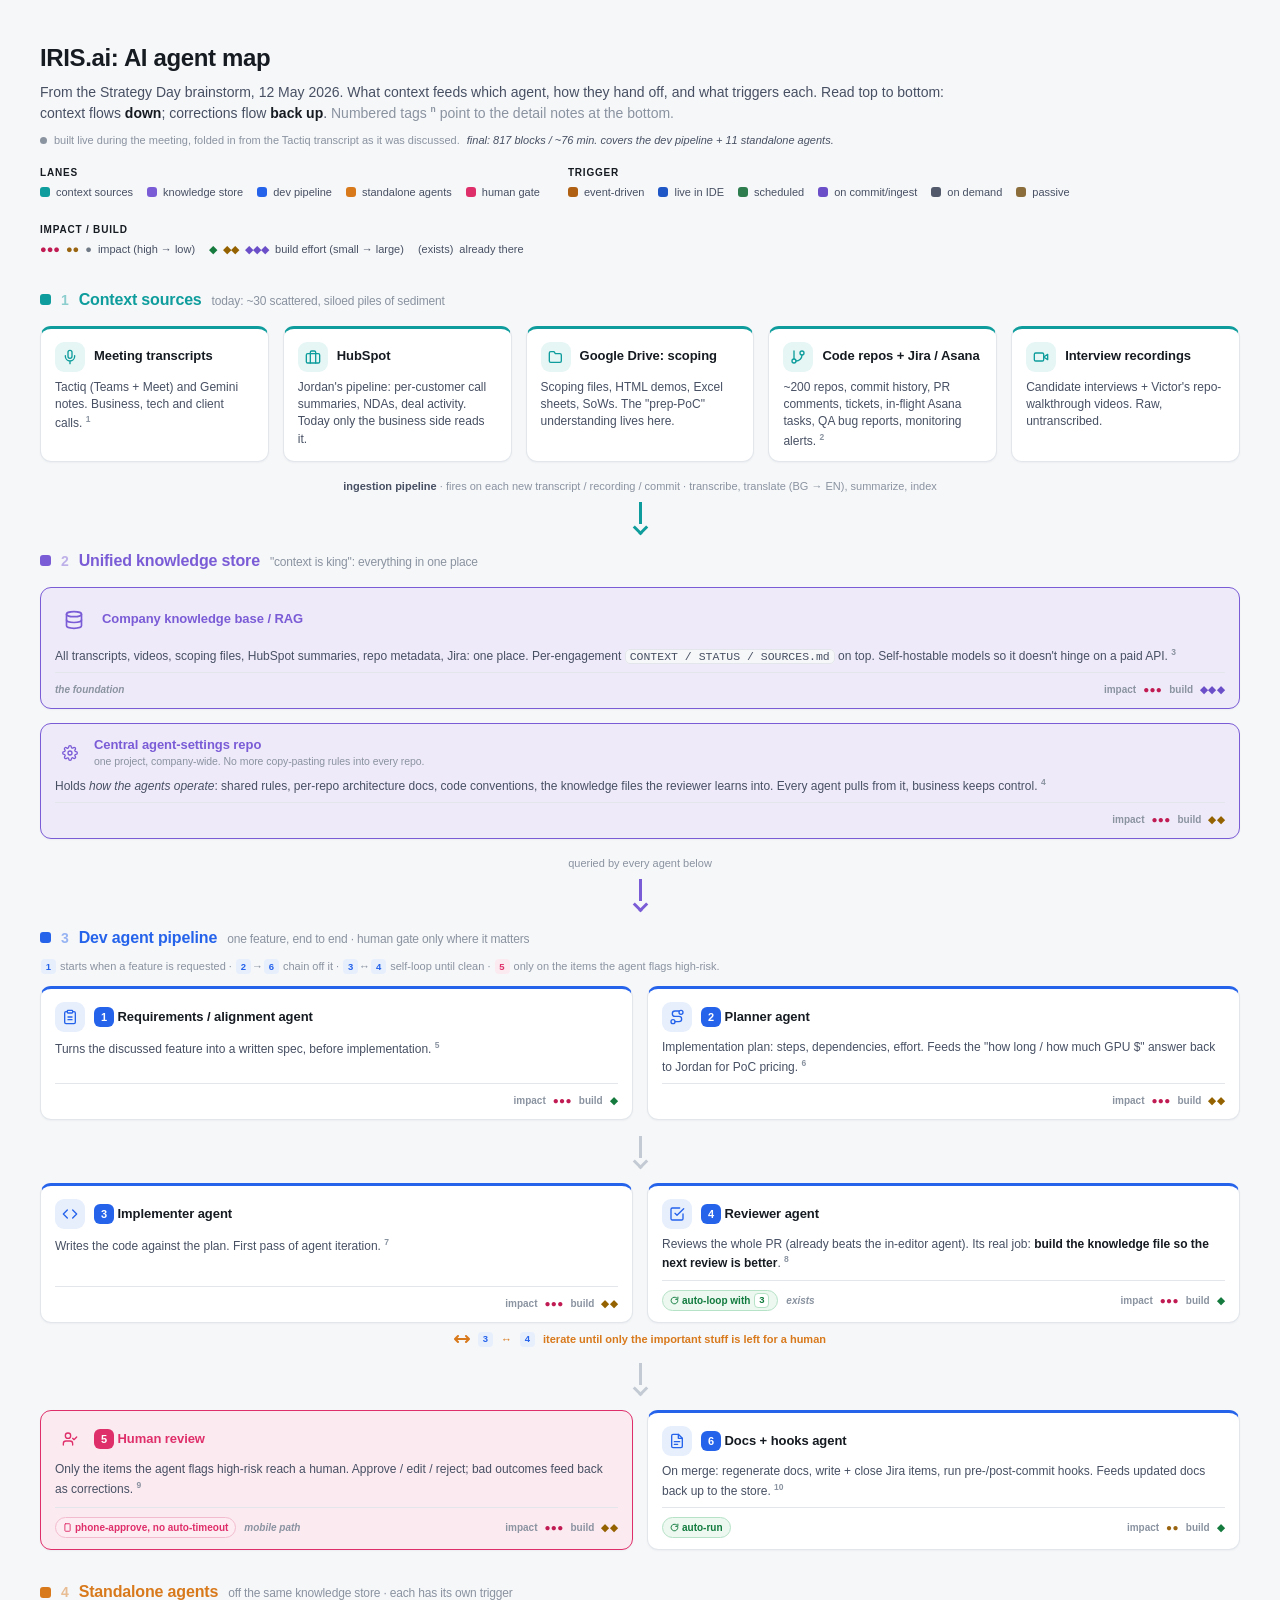
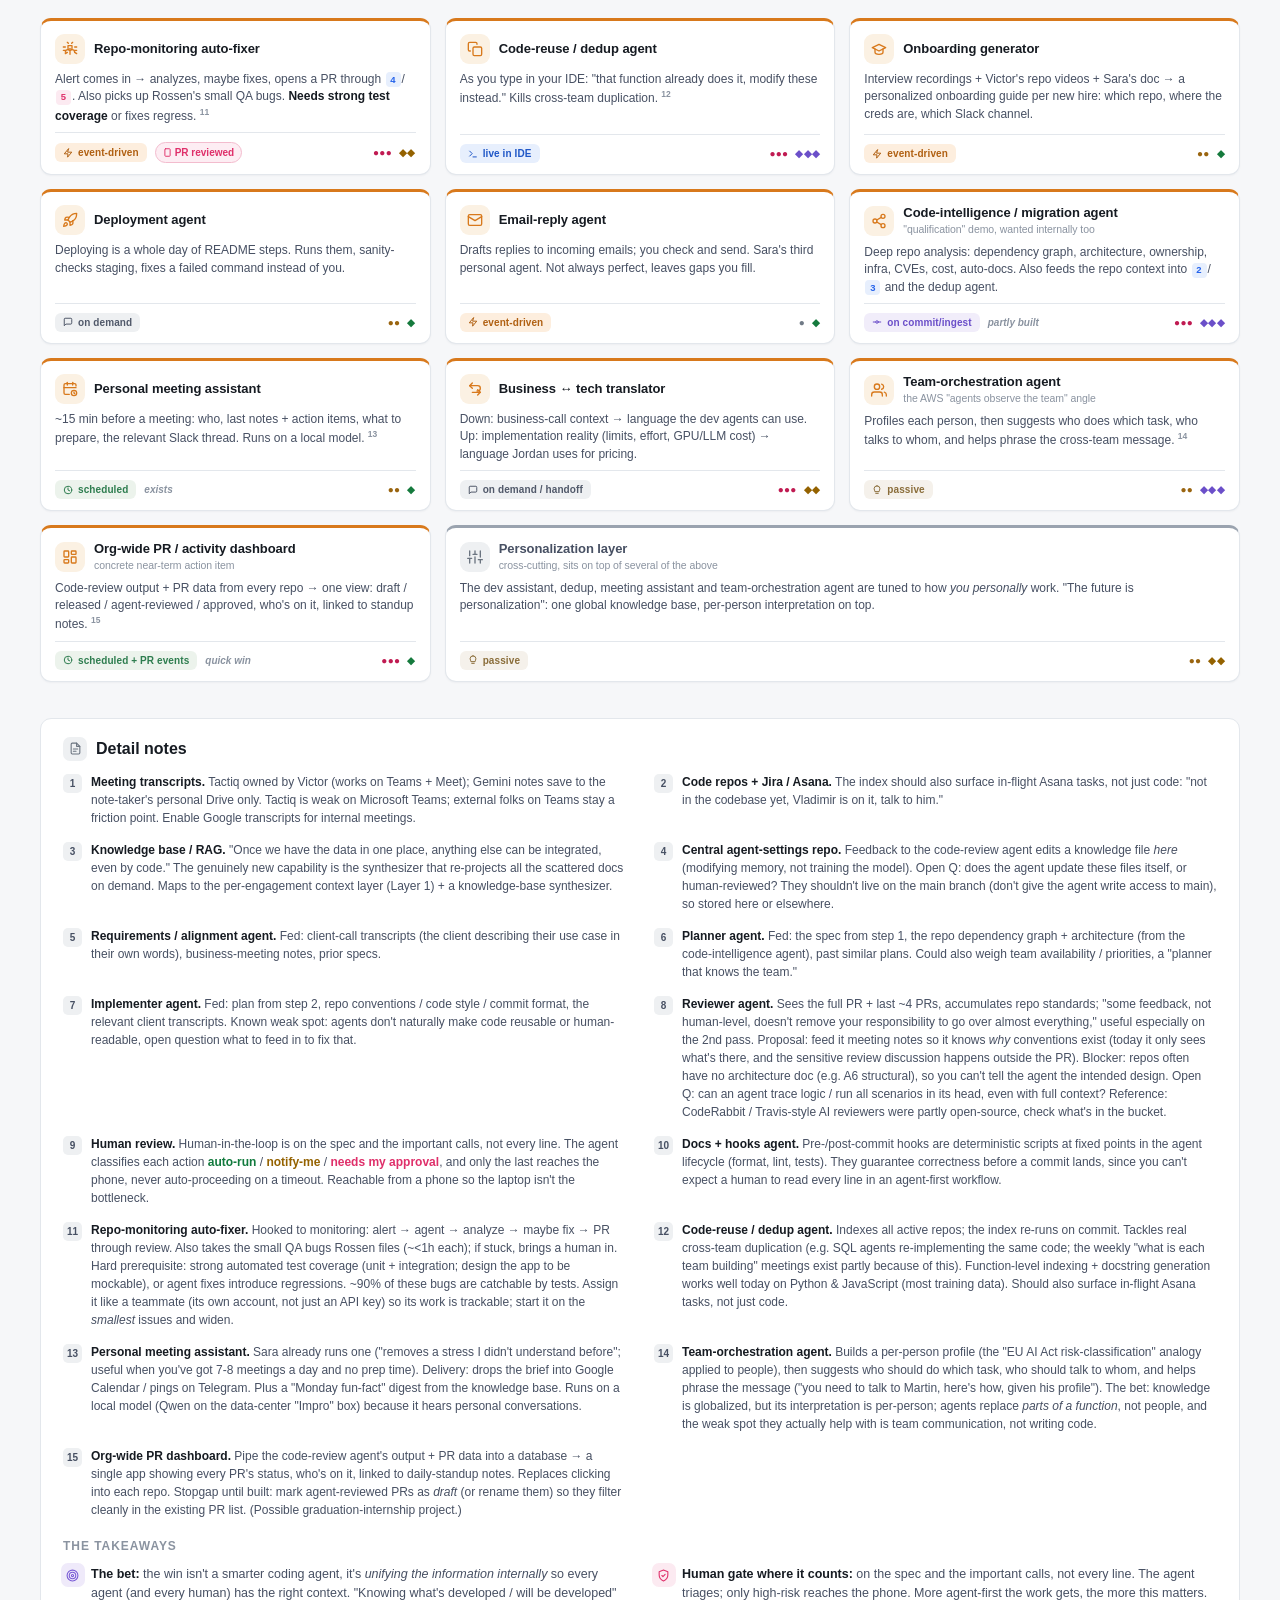
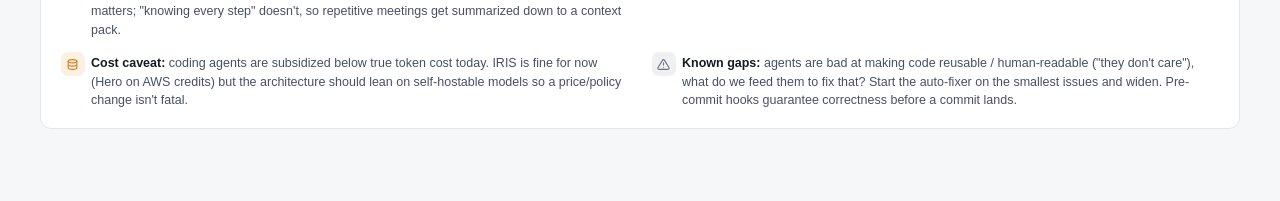
<file: AGENT_MAP_V2.html>
<!DOCTYPE html>
<html lang="en">
<head>
<meta charset="UTF-8">
<meta name="viewport" content="width=device-width, initial-scale=1.0">
<title>IRIS.ai: AI agent map v2 (Strategy Day, 12 May 2026)</title>
<style>
  :root {
    --bg: #f6f7f9;
    --paper: #ffffff;
    --ink: #161b22;
    --ink-2: #475063;
    --ink-3: #8a93a0;
    --line: #e3e7ec;
    --line-strong: #c3cad3;
    --ctx:   #0e9d9c;   /* context sources  (teal)   */
    --store: #7a5cd6;   /* knowledge store  (violet) */
    --dev:   #2563eb;   /* dev pipeline     (blue)   */
    --side:  #d8791c;   /* standalone       (amber)  */
    --human: #df2f6a;   /* human gate       (pink)   */
    --neutral: #6b7480;
    --ctx-tint:   #e6f6f5;
    --store-tint: #efeafa;
    --dev-tint:   #e7effd;
    --side-tint:  #fbf1e3;
    --human-tint: #fceaf1;
    --neutral-tint: #eef0f2;
    /* one type scale: 24 / 16 / 13 / 12 / 11 */
  }
  * { box-sizing: border-box; }
  html, body { background: var(--bg); }
  body {
    margin: 0; padding: 40px 32px 72px; color: var(--ink);
    font: 16px/1.5 -apple-system, BlinkMacSystemFont, "Segoe UI", Roboto, Helvetica, Arial, sans-serif;
    -webkit-font-smoothing: antialiased;
  }
  .wrap { max-width: 1200px; margin: 0 auto; }
  h1 { font-size: 24px; margin: 0 0 6px; letter-spacing: -0.015em; }
  .sub { color: var(--ink-2); margin: 0 0 8px; font-size: 14px; max-width: 940px; }
  .sub b { color: var(--ink); }
  .stamp { font-size: 11px; color: var(--ink-3); margin: 0 0 4px; display: flex; align-items: center; gap: 7px; }
  .stamp .live-dot { width: 7px; height: 7px; border-radius: 999px; background: var(--ink-3); display: inline-block; }
  .stamp i { font-style: italic; color: var(--ink-2); }
  code { background: var(--bg); border: 1px solid var(--line); border-radius: 5px; padding: 0 4px; font-size: 11.5px; }

  /* ===== icon badge ===== */
  .ico {
    flex: 0 0 auto; width: 30px; height: 30px; border-radius: 9px;
    display: inline-flex; align-items: center; justify-content: center;
  }
  .ico svg { width: 16px; height: 16px; stroke-width: 2; stroke-linecap: round; stroke-linejoin: round; fill: none; }
  .ico.lg { width: 38px; height: 38px; border-radius: 11px; }
  .ico.lg svg { width: 20px; height: 20px; }
  .ico.sm { width: 24px; height: 24px; border-radius: 7px; }
  .ico.sm svg { width: 13px; height: 13px; }
  .ico.ctx     { background: var(--ctx-tint);     color: var(--ctx); }
  .ico.store   { background: var(--store-tint);   color: var(--store); }
  .ico.dev     { background: var(--dev-tint);     color: var(--dev); }
  .ico.side    { background: var(--side-tint);    color: var(--side); }
  .ico.human   { background: var(--human-tint);   color: var(--human); }
  .ico.neutral { background: var(--neutral-tint); color: var(--neutral); }

  /* ===== legends up top ===== */
  .keys { display: flex; gap: 22px 28px; flex-wrap: wrap; margin: 16px 0 6px; font-size: 11px; color: var(--ink-2); align-items: flex-start; }
  .keys .grp { display: flex; flex-direction: column; gap: 4px; }
  .keys .grp .ttl { font-weight: 700; color: var(--ink); text-transform: uppercase; letter-spacing: .08em; font-size: 10px; }
  .keys .grp .row { display: flex; gap: 14px; flex-wrap: wrap; align-items: center; }
  .keys .it { display: inline-flex; align-items: center; gap: 6px; }
  .keys .sw { width: 10px; height: 10px; border-radius: 3px; display: inline-block; flex: 0 0 auto; }

  /* ===== lane header ===== */
  .lane {
    font-size: 16px; font-weight: 700; letter-spacing: -0.01em; color: var(--ink);
    margin: 30px 0 14px; display: flex; align-items: baseline; gap: 10px;
  }
  .lane .dot { width: 11px; height: 11px; border-radius: 3px; flex: 0 0 auto; align-self: center; }
  .lane .n { font-variant-numeric: tabular-nums; opacity: .45; font-size: 14px; }
  .lane .rest { color: var(--ink-3); font-weight: 500; font-size: 12px; }
  .lane.ctx   { color: var(--ctx);   } .lane.ctx   .dot { background: var(--ctx);   }
  .lane.store { color: var(--store); } .lane.store .dot { background: var(--store); }
  .lane.dev   { color: var(--dev);   } .lane.dev   .dot { background: var(--dev);   }
  .lane.side  { color: var(--side);  } .lane.side  .dot { background: var(--side);  }
  .lane .rest { color: var(--ink-3); }

  /* ===== grid + cards ===== */
  .grid { display: grid; gap: 14px; }
  .grid.c5 { grid-template-columns: repeat(5, 1fr); }
  .grid.c3 { grid-template-columns: repeat(3, 1fr); }
  .grid.c2 { grid-template-columns: repeat(2, 1fr); }
  @media (max-width: 1000px) { .grid.c5, .grid.c3 { grid-template-columns: repeat(2, 1fr); } .grid.c2 { grid-template-columns: 1fr; } }
  @media (max-width: 640px)  { .grid { grid-template-columns: 1fr !important; } }

  .card {
    background: var(--paper); border: 1px solid var(--line); border-radius: 11px;
    padding: 13px 14px 11px; display: flex; flex-direction: column; gap: 7px;
    box-shadow: 0 1px 2px rgba(16,24,40,.04);
  }
  .card .hd { display: flex; align-items: center; gap: 9px; }
  .card .hd h3 { margin: 0; font-size: 13px; line-height: 1.3; letter-spacing: -0.005em; flex: 1; min-width: 0; }
  .card .hd h3 .tag { display: block; font-weight: 400; color: var(--ink-3); font-size: 10.5px; margin-top: 1px; }
  .card .desc { margin: 0; font-size: 12px; color: var(--ink-2); line-height: 1.45; }
  .card .desc b { color: var(--ink); }
  .card.src      { border-top: 3px solid var(--ctx); }
  .card.dev-card { border-top: 3px solid var(--dev); }
  .card.side-card{ border-top: 3px solid var(--side); }
  .card.store-em { border: 1.5px solid var(--store); background: var(--store-tint); }
  .card.store-em .hd h3 { color: var(--store); }
  .card.human-card { border: 1.5px solid var(--human); background: var(--human-tint); }
  .card.human-card .hd h3 { color: var(--human); }
  .card.neutral-em { border-top-color: #9aa3af; }
  .card.neutral-em .hd h3 { color: var(--ink-2); }
  .card.span2 { grid-column: span 2; }

  /* step number + inline ref */
  .stepnum { flex: 0 0 auto; display: inline-flex; align-items: center; justify-content: center; width: 20px; height: 20px; border-radius: 6px; font-size: 11px; font-weight: 800; font-variant-numeric: tabular-nums; background: var(--dev); color: #fff; }
  .stepnum.human { background: var(--human); }
  .ref { display: inline-flex; align-items: center; justify-content: center; width: 15px; height: 15px; border-radius: 4px; font-size: 9.5px; font-weight: 800; background: var(--dev-tint); color: var(--dev); vertical-align: middle; font-variant-numeric: tabular-nums; margin: 0 1px; }
  .ref.human { background: var(--human-tint); color: var(--human); }

  /* ===== card footer strip: trigger + impact/effort, one consistent treatment ===== */
  .meta { display: flex; align-items: center; gap: 8px; flex-wrap: wrap; margin-top: auto; padding-top: 9px; border-top: 1px solid var(--line); font-size: 10px; }
  .meta .trig { display: inline-flex; align-items: center; gap: 5px; font-weight: 700; padding: 2px 8px; border-radius: 6px; letter-spacing: .01em; white-space: nowrap; }
  .meta .trig svg { width: 10px; height: 10px; stroke-width: 2.4; fill: none; stroke-linecap: round; stroke-linejoin: round; }
  .meta .trig.event  { background: #fdeede; color: #b06012; }
  .meta .trig.live   { background: #e7effd; color: #2057c7; }
  .meta .trig.sched  { background: #ecf3ec; color: #2e7d4f; }
  .meta .trig.commit { background: #f1edfa; color: #6b4fc9; }
  .meta .trig.demand { background: #eef0f2; color: #51596a; }
  .meta .trig.passive{ background: #f5f1eb; color: #8a6d3a; }
  .meta .ie { display: inline-flex; align-items: center; gap: 7px; margin-left: auto; }
  .meta .ie .imp, .meta .ie .eff { display: inline-flex; align-items: center; gap: 3px; font-weight: 800; letter-spacing: .03em; }
  .meta .ie .lbl { color: var(--ink-3); font-weight: 600; }
  .imp.hi  { color: #c01b52; } .imp.med { color: #9a6510; } .imp.lo  { color: #707a86; }
  .eff.lo  { color: #157a3d; } .eff.med { color: #946200; } .eff.hi  { color: #6b4fc9; }
  .meta .state { color: var(--ink-3); font-style: italic; font-weight: 600; }
  .meta .pill { display: inline-flex; align-items: center; gap: 3px; font-weight: 700; padding: 2px 7px; border-radius: 999px; border: 1px solid; }
  .meta .pill svg { width: 9px; height: 9px; stroke-width: 2.5; fill: none; stroke-linecap: round; stroke-linejoin: round; }
  .meta .pill.auto    { color: #117a3d; border-color: #b6e2c7; background: #ecf8f0; }
  .meta .pill.approve { color: var(--human); border-color: #f3bcce; background: #fdedf3; }
  .fn { color: var(--ink-3); font-weight: 700; cursor: default; }
  .fn sup { font-size: 8.5px; }

  /* ===== arrows ===== */
  .v-arrow { display: flex; flex-direction: column; align-items: center; gap: 7px; margin: 16px 0; }
  .v-arrow .cap { font-size: 11px; color: var(--ink-3); text-align: center; max-width: 760px; }
  .v-arrow .cap b { color: var(--ink-2); font-weight: 700; }
  .v-arrow .line { width: 0; height: 22px; border-left: 3px solid var(--line-strong); }
  .v-arrow .tip { width: 11px; height: 11px; border-right: 3px solid var(--line-strong); border-bottom: 3px solid var(--line-strong); transform: rotate(45deg); margin-top: -9px; }
  .v-arrow.ctx-c .line, .v-arrow.ctx-c .tip { border-color: var(--ctx); }
  .v-arrow.store-c .line, .v-arrow.store-c .tip { border-color: var(--store); }
  .v-arrow + .lane { margin-top: 16px; }

  .pipeflow { display: flex; align-items: stretch; gap: 0; }
  .pipeflow .grid { flex: 1; }
  .h-arrow { flex: 0 0 34px; display: flex; align-items: center; justify-content: center; align-self: center; }
  .h-arrow .shaft { width: 16px; height: 0; border-top: 3px solid var(--line-strong); }
  .h-arrow .tip { width: 9px; height: 9px; border-right: 3px solid var(--line-strong); border-top: 3px solid var(--line-strong); transform: rotate(45deg); margin-left: -7px; }
  .h-arrow.two { flex-direction: column; gap: 5px; }
  .h-arrow.two .fwd, .h-arrow.two .bwd { display: flex; align-items: center; }
  .h-arrow.two .fwd .shaft { border-top-color: var(--dev); } .h-arrow.two .fwd .tip { border-right-color: var(--dev); border-top-color: var(--dev); }
  .h-arrow.two .bwd { flex-direction: row-reverse; }
  .h-arrow.two .bwd .shaft { border-top-color: var(--side); } .h-arrow.two .bwd .tip { border-right-color: var(--side); border-top-color: var(--side); transform: rotate(225deg); margin-left: 0; margin-right: -7px; }

  .loopback { display: flex; align-items: center; justify-content: center; gap: 7px; font-size: 11px; color: var(--side); margin: 8px 0; font-weight: 600; }
  .loopback svg { width: 16px; height: 12px; }

  /* ===== footnotes ===== */
  .notes { margin-top: 36px; padding: 18px 22px; background: var(--paper); border: 1px solid var(--line); border-radius: 11px; }
  .notes h2 { font-size: 16px; margin: 0 0 12px; display: flex; align-items: center; gap: 9px; }
  .notes .grid2 { display: grid; grid-template-columns: 1fr 1fr; gap: 14px 28px; }
  @media (max-width: 760px) { .notes .grid2 { grid-template-columns: 1fr; } }
  .notes .item { font-size: 12px; color: var(--ink-2); line-height: 1.5; display: flex; gap: 9px; }
  .notes .item .mark { flex: 0 0 auto; width: 19px; height: 19px; border-radius: 5px; background: var(--neutral-tint); color: var(--ink-2); font-weight: 800; font-size: 10px; display: inline-flex; align-items: center; justify-content: center; margin-top: 1px; font-variant-numeric: tabular-nums; }
  .notes .item b { color: var(--ink); }
  .notes .item i { color: var(--ink-2); }
  .notes .item code { font-size: 11px; }
  .notes h3 { font-size: 12px; text-transform: uppercase; letter-spacing: .08em; color: var(--ink-3); margin: 18px 0 10px; }
  .notes .takeaways .item { font-size: 12.5px; }
  .notes .takeaways .mark { background: transparent; }

  /* ===== print ===== */
  @page { size: A3 landscape; margin: 12mm; }
  @media print {
    body { padding: 0; background: #fff; -webkit-print-color-adjust: exact; print-color-adjust: exact; }
    .wrap { max-width: none; }
    .card, .notes { box-shadow: none !important; }
    .card, .v-arrow, .loopback, .pipeflow, .notes .item { break-inside: avoid; }
    .lane { break-after: avoid; break-inside: avoid; }
    .grid { break-inside: avoid-page; }
    * { -webkit-print-color-adjust: exact; print-color-adjust: exact; }
  }
</style>
</head>
<body>
<div class="wrap">

  <h1>IRIS.ai: AI agent map</h1>
  <p class="sub">From the Strategy Day brainstorm, 12 May 2026. What context feeds which agent, how they hand off, and what triggers each. Read top to bottom: context flows <b>down</b>; corrections flow <b>back up</b>. <span style="color:var(--ink-3)">Numbered tags <span class="fn"><sup>n</sup></span> point to the detail notes at the bottom.</span></p>
  <p class="stamp"><span class="live-dot"></span>built live during the meeting, folded in from the Tactiq transcript as it was discussed. <i>final: 817 blocks / ~76 min. covers the dev pipeline + 11 standalone agents.</i></p>

  <div class="keys">
    <div class="grp">
      <span class="ttl">lanes</span>
      <span class="row">
        <span class="it"><span class="sw" style="background:var(--ctx)"></span>context sources</span>
        <span class="it"><span class="sw" style="background:var(--store)"></span>knowledge store</span>
        <span class="it"><span class="sw" style="background:var(--dev)"></span>dev pipeline</span>
        <span class="it"><span class="sw" style="background:var(--side)"></span>standalone agents</span>
        <span class="it"><span class="sw" style="background:var(--human)"></span>human gate</span>
      </span>
    </div>
    <div class="grp">
      <span class="ttl">trigger</span>
      <span class="row">
        <span class="it"><span class="sw" style="background:#b06012"></span>event-driven</span>
        <span class="it"><span class="sw" style="background:#2057c7"></span>live in IDE</span>
        <span class="it"><span class="sw" style="background:#2e7d4f"></span>scheduled</span>
        <span class="it"><span class="sw" style="background:#6b4fc9"></span>on commit/ingest</span>
        <span class="it"><span class="sw" style="background:#51596a"></span>on demand</span>
        <span class="it"><span class="sw" style="background:#8a6d3a"></span>passive</span>
      </span>
    </div>
    <div class="grp">
      <span class="ttl">impact / build</span>
      <span class="row">
        <span class="it"><span class="imp hi">●●●</span><span class="imp med">●●</span><span class="imp lo">●</span> impact (high → low)</span>
        <span class="it"><span class="eff lo">◆</span><span class="eff med">◆◆</span><span class="eff hi">◆◆◆</span> build effort (small → large)</span>
        <span class="it"><span class="state">(exists)</span> already there</span>
      </span>
    </div>
  </div>

  <!-- ============ LANE 1 ============ -->
  <div class="lane ctx"><span class="dot"></span><span class="n">1</span> Context sources <span class="rest">today: ~30 scattered, siloed piles of sediment</span></div>
  <div class="grid c5">
    <div class="card src">
      <div class="hd"><span class="ico ctx"><svg viewBox="0 0 24 24" stroke="currentColor"><rect x="9" y="2" width="6" height="12" rx="3"/><path d="M5 10v1a7 7 0 0 0 14 0v-1"/><line x1="12" y1="19" x2="12" y2="22"/></svg></span><h3>Meeting transcripts</h3></div>
      <p class="desc">Tactiq (Teams + Meet) and Gemini notes. Business, tech and client calls. <span class="fn"><sup>1</sup></span></p>
    </div>
    <div class="card src">
      <div class="hd"><span class="ico ctx"><svg viewBox="0 0 24 24" stroke="currentColor"><rect x="2" y="7" width="20" height="14" rx="2"/><path d="M16 21V5a2 2 0 0 0-2-2h-4a2 2 0 0 0-2 2v16"/></svg></span><h3>HubSpot</h3></div>
      <p class="desc">Jordan's pipeline: per-customer call summaries, NDAs, deal activity. Today only the business side reads it.</p>
    </div>
    <div class="card src">
      <div class="hd"><span class="ico ctx"><svg viewBox="0 0 24 24" stroke="currentColor"><path d="M4 20a2 2 0 0 1-2-2V6a2 2 0 0 1 2-2h5l2 3h7a2 2 0 0 1 2 2v9a2 2 0 0 1-2 2z"/></svg></span><h3>Google Drive: scoping</h3></div>
      <p class="desc">Scoping files, HTML demos, Excel sheets, SoWs. The "prep-PoC" understanding lives here.</p>
    </div>
    <div class="card src">
      <div class="hd"><span class="ico ctx"><svg viewBox="0 0 24 24" stroke="currentColor"><line x1="6" y1="3" x2="6" y2="15"/><circle cx="18" cy="6" r="3"/><circle cx="6" cy="18" r="3"/><path d="M18 9a9 9 0 0 1-9 9"/></svg></span><h3>Code repos + Jira / Asana</h3></div>
      <p class="desc">~200 repos, commit history, PR comments, tickets, in-flight Asana tasks, QA bug reports, monitoring alerts. <span class="fn"><sup>2</sup></span></p>
    </div>
    <div class="card src">
      <div class="hd"><span class="ico ctx"><svg viewBox="0 0 24 24" stroke="currentColor"><rect x="2" y="6" width="14" height="12" rx="2"/><path d="m22 8-6 4 6 4z"/></svg></span><h3>Interview recordings</h3></div>
      <p class="desc">Candidate interviews + Victor's repo-walkthrough videos. Raw, untranscribed.</p>
    </div>
  </div>

  <div class="v-arrow ctx-c">
    <span class="cap"><b>ingestion pipeline</b> · fires on each new transcript / recording / commit · transcribe, translate (BG → EN), summarize, index</span>
    <span class="line"></span><span class="tip"></span>
  </div>

  <!-- ============ LANE 2 ============ -->
  <div class="lane store"><span class="dot"></span><span class="n">2</span> Unified knowledge store <span class="rest">"context is king": everything in one place</span></div>
  <div class="grid c2">
    <div class="card store-em span2">
      <div class="hd">
        <span class="ico store lg"><svg viewBox="0 0 24 24" stroke="currentColor"><ellipse cx="12" cy="5" rx="9" ry="3"/><path d="M3 5v14a9 3 0 0 0 18 0V5"/><path d="M3 12a9 3 0 0 0 18 0"/></svg></span>
        <h3>Company knowledge base / RAG</h3>
      </div>
      <p class="desc">All transcripts, videos, scoping files, HubSpot summaries, repo metadata, Jira: one place. Per-engagement <code>CONTEXT / STATUS / SOURCES.md</code> on top. Self-hostable models so it doesn't hinge on a paid API. <span class="fn"><sup>3</sup></span></p>
      <div class="meta"><span class="state">the foundation</span><span class="ie"><span class="lbl">impact</span><span class="imp hi">●●●</span><span class="lbl">build</span><span class="eff hi">◆◆◆</span></span></div>
    </div>
    <div class="card store-em span2">
      <div class="hd">
        <span class="ico store"><svg viewBox="0 0 24 24" stroke="currentColor"><circle cx="12" cy="12" r="3"/><path d="M19.4 15a1.65 1.65 0 0 0 .33 1.82l.06.06a2 2 0 1 1-2.83 2.83l-.06-.06a1.65 1.65 0 0 0-1.82-.33 1.65 1.65 0 0 0-1 1.51V21a2 2 0 0 1-4 0v-.09A1.65 1.65 0 0 0 9 19.4a1.65 1.65 0 0 0-1.82.33l-.06.06a2 2 0 1 1-2.83-2.83l.06-.06A1.65 1.65 0 0 0 4.6 15a1.65 1.65 0 0 0-1.51-1H3a2 2 0 0 1 0-4h.09A1.65 1.65 0 0 0 4.6 9a1.65 1.65 0 0 0-.33-1.82l-.06-.06a2 2 0 1 1 2.83-2.83l.06.06A1.65 1.65 0 0 0 9 4.6a1.65 1.65 0 0 0 1-1.51V3a2 2 0 0 1 4 0v.09a1.65 1.65 0 0 0 1 1.51 1.65 1.65 0 0 0 1.82-.33l.06-.06a2 2 0 1 1 2.83 2.83l-.06.06A1.65 1.65 0 0 0 19.4 9a1.65 1.65 0 0 0 1.51 1H21a2 2 0 0 1 0 4h-.09a1.65 1.65 0 0 0-1.51 1z"/></svg></span>
        <h3>Central agent-settings repo<span class="tag">one project, company-wide. No more copy-pasting rules into every repo.</span></h3>
      </div>
      <p class="desc">Holds <i>how the agents operate</i>: shared rules, per-repo architecture docs, code conventions, the knowledge files the reviewer learns into. Every agent pulls from it, business keeps control. <span class="fn"><sup>4</sup></span></p>
      <div class="meta"><span class="ie"><span class="lbl">impact</span><span class="imp hi">●●●</span><span class="lbl">build</span><span class="eff med">◆◆</span></span></div>
    </div>
  </div>

  <div class="v-arrow store-c">
    <span class="cap">queried by every agent below</span>
    <span class="line"></span><span class="tip"></span>
  </div>

  <!-- ============ LANE 3 ============ -->
  <div class="lane dev"><span class="dot"></span><span class="n">3</span> Dev agent pipeline <span class="rest">one feature, end to end · human gate only where it matters</span></div>
  <p style="font-size:11px;color:var(--ink-3);margin:-6px 0 12px"><span class="ref">1</span> starts when a feature is requested · <span class="ref">2</span>→<span class="ref">6</span> chain off it · <span class="ref">3</span>↔<span class="ref">4</span> self-loop until clean · <span class="ref human">5</span> only on the items the agent flags high-risk.</p>

  <div class="pipeflow">
    <div class="grid c2">
      <div class="card dev-card">
        <div class="hd"><span class="ico dev"><svg viewBox="0 0 24 24" stroke="currentColor"><rect x="8" y="2" width="8" height="4" rx="1"/><path d="M16 4h2a2 2 0 0 1 2 2v14a2 2 0 0 1-2 2H6a2 2 0 0 1-2-2V6a2 2 0 0 1 2-2h2"/><path d="M9 12h6M9 16h6"/></svg></span><h3><span class="stepnum">1</span> Requirements / alignment agent</h3></div>
        <p class="desc">Turns the discussed feature into a written spec, before implementation. <span class="fn"><sup>5</sup></span></p>
        <div class="meta"><span class="ie"><span class="lbl">impact</span><span class="imp hi">●●●</span><span class="lbl">build</span><span class="eff lo">◆</span></span></div>
      </div>
      <div class="card dev-card">
        <div class="hd"><span class="ico dev"><svg viewBox="0 0 24 24" stroke="currentColor"><circle cx="6" cy="19" r="3"/><circle cx="18" cy="5" r="3"/><path d="M9 19h6a4 4 0 0 0 0-8H9a4 4 0 0 1 0-8h6"/></svg></span><h3><span class="stepnum">2</span> Planner agent</h3></div>
        <p class="desc">Implementation plan: steps, dependencies, effort. Feeds the "how long / how much GPU $" answer back to Jordan for PoC pricing. <span class="fn"><sup>6</sup></span></p>
        <div class="meta"><span class="ie"><span class="lbl">impact</span><span class="imp hi">●●●</span><span class="lbl">build</span><span class="eff med">◆◆</span></span></div>
      </div>
    </div>
  </div>

  <div class="v-arrow"><span class="line"></span><span class="tip"></span></div>

  <div class="pipeflow">
    <div class="grid c2" style="position:relative">
      <div class="card dev-card">
        <div class="hd"><span class="ico dev"><svg viewBox="0 0 24 24" stroke="currentColor"><polyline points="16 18 22 12 16 6"/><polyline points="8 6 2 12 8 18"/></svg></span><h3><span class="stepnum">3</span> Implementer agent</h3></div>
        <p class="desc">Writes the code against the plan. First pass of agent iteration. <span class="fn"><sup>7</sup></span></p>
        <div class="meta"><span class="ie"><span class="lbl">impact</span><span class="imp hi">●●●</span><span class="lbl">build</span><span class="eff med">◆◆</span></span></div>
      </div>
      <div class="card dev-card">
        <div class="hd"><span class="ico dev"><svg viewBox="0 0 24 24" stroke="currentColor"><path d="M9 11l3 3L22 4"/><path d="M21 12v7a2 2 0 0 1-2 2H5a2 2 0 0 1-2-2V5a2 2 0 0 1 2-2h11"/></svg></span><h3><span class="stepnum">4</span> Reviewer agent</h3></div>
        <p class="desc">Reviews the whole PR (already beats the in-editor agent). Its real job: <b>build the knowledge file so the next review is better</b>. <span class="fn"><sup>8</sup></span></p>
        <div class="meta"><span class="pill auto"><svg viewBox="0 0 24 24" stroke="currentColor"><path d="M21 12a9 9 0 1 1-3-6.7"/><polyline points="21 3 21 9 15 9"/></svg>auto-loop with <span class="ref" style="background:#fff;border:1px solid #b6e2c7;color:#117a3d">3</span></span><span class="state">exists</span><span class="ie"><span class="lbl">impact</span><span class="imp hi">●●●</span><span class="lbl">build</span><span class="eff lo">◆</span></span></div>
      </div>
    </div>
  </div>

  <div class="loopback"><svg viewBox="0 0 16 12" fill="none"><path d="M2 6h12M4 3 1 6l3 3M12 9l3-3-3-3" stroke="currentColor" stroke-width="2" stroke-linecap="round" stroke-linejoin="round"/></svg><span class="ref">3</span>↔<span class="ref">4</span> iterate until only the important stuff is left for a human</div>

  <div class="v-arrow"><span class="line"></span><span class="tip"></span></div>

  <div class="grid c2">
    <div class="card human-card">
      <div class="hd"><span class="ico human"><svg viewBox="0 0 24 24" stroke="currentColor"><path d="M16 21v-2a4 4 0 0 0-4-4H6a4 4 0 0 0-4 4v2"/><circle cx="9" cy="7" r="4"/><polyline points="16 11 18 13 22 9"/></svg></span><h3><span class="stepnum human">5</span> Human review</h3></div>
      <p class="desc">Only the items the agent flags high-risk reach a human. Approve / edit / reject; bad outcomes feed back as corrections. <span class="fn"><sup>9</sup></span></p>
      <div class="meta"><span class="pill approve"><svg viewBox="0 0 24 24" stroke="currentColor"><rect x="5" y="2" width="14" height="20" rx="2"/></svg>phone-approve, no auto-timeout</span><span class="state">mobile path</span><span class="ie"><span class="lbl">impact</span><span class="imp hi">●●●</span><span class="lbl">build</span><span class="eff med">◆◆</span></span></div>
    </div>
    <div class="card dev-card">
      <div class="hd"><span class="ico dev"><svg viewBox="0 0 24 24" stroke="currentColor"><path d="M14 2H6a2 2 0 0 0-2 2v16a2 2 0 0 0 2 2h12a2 2 0 0 0 2-2V8z"/><polyline points="14 2 14 8 20 8"/><line x1="8" y1="13" x2="16" y2="13"/><line x1="8" y1="17" x2="13" y2="17"/></svg></span><h3><span class="stepnum">6</span> Docs + hooks agent</h3></div>
      <p class="desc">On merge: regenerate docs, write + close Jira items, run pre-/post-commit hooks. Feeds updated docs back up to the store. <span class="fn"><sup>10</sup></span></p>
      <div class="meta"><span class="pill auto"><svg viewBox="0 0 24 24" stroke="currentColor"><path d="M21 12a9 9 0 1 1-3-6.7"/><polyline points="21 3 21 9 15 9"/></svg>auto-run</span><span class="ie"><span class="lbl">impact</span><span class="imp med">●●</span><span class="lbl">build</span><span class="eff lo">◆</span></span></div>
    </div>
  </div>

  <!-- ============ LANE 4 ============ -->
  <div class="lane side"><span class="dot"></span><span class="n">4</span> Standalone agents <span class="rest">off the same knowledge store · each has its own trigger</span></div>
  <div class="grid c3">

    <div class="card side-card">
      <div class="hd"><span class="ico side"><svg viewBox="0 0 24 24" stroke="currentColor"><path d="M8 2l1.5 1.5M16 2l-1.5 1.5"/><path d="M9 7h6v4a3 3 0 0 1-6 0z"/><path d="M12 11v9"/><path d="M5 9H2M5 14H2M5 19l3-2M22 9h-3M22 14h-3M22 19l-3-2"/><path d="M9 13a4 4 0 0 0-4 4M15 13a4 4 0 0 1 4 4"/></svg></span><h3>Repo-monitoring auto-fixer</h3></div>
      <p class="desc">Alert comes in → analyzes, maybe fixes, opens a PR through <span class="ref">4</span>/<span class="ref human">5</span>. Also picks up Rossen's small QA bugs. <b>Needs strong test coverage</b> or fixes regress. <span class="fn"><sup>11</sup></span></p>
      <div class="meta"><span class="trig event"><svg viewBox="0 0 24 24" stroke="currentColor"><path d="M13 2 3 14h9l-1 8 10-12h-9z"/></svg>event-driven</span><span class="pill approve"><svg viewBox="0 0 24 24" stroke="currentColor"><rect x="5" y="2" width="14" height="20" rx="2"/></svg>PR reviewed</span><span class="ie"><span class="imp hi">●●●</span><span class="eff med">◆◆</span></span></div>
    </div>

    <div class="card side-card">
      <div class="hd"><span class="ico side"><svg viewBox="0 0 24 24" stroke="currentColor"><rect x="9" y="9" width="13" height="13" rx="2"/><path d="M5 15H4a2 2 0 0 1-2-2V4a2 2 0 0 1 2-2h9a2 2 0 0 1 2 2v1"/></svg></span><h3>Code-reuse / dedup agent</h3></div>
      <p class="desc">As you type in your IDE: "that function already does it, modify these instead." Kills cross-team duplication. <span class="fn"><sup>12</sup></span></p>
      <div class="meta"><span class="trig live"><svg viewBox="0 0 24 24" stroke="currentColor"><polyline points="4 17 10 11 4 5"/><line x1="12" y1="19" x2="20" y2="19"/></svg>live in IDE</span><span class="ie"><span class="imp hi">●●●</span><span class="eff hi">◆◆◆</span></span></div>
    </div>

    <div class="card side-card">
      <div class="hd"><span class="ico side"><svg viewBox="0 0 24 24" stroke="currentColor"><path d="M22 10 12 5 2 10l10 5 10-5z"/><path d="M6 12v5c0 1.66 2.69 3 6 3s6-1.34 6-3v-5"/></svg></span><h3>Onboarding generator</h3></div>
      <p class="desc">Interview recordings + Victor's repo videos + Sara's doc → a personalized onboarding guide per new hire: which repo, where the creds are, which Slack channel.</p>
      <div class="meta"><span class="trig event"><svg viewBox="0 0 24 24" stroke="currentColor"><path d="M13 2 3 14h9l-1 8 10-12h-9z"/></svg>event-driven</span><span class="ie"><span class="imp med">●●</span><span class="eff lo">◆</span></span></div>
    </div>

    <div class="card side-card">
      <div class="hd"><span class="ico side"><svg viewBox="0 0 24 24" stroke="currentColor"><path d="M4.5 16.5c-1.5 1.3-2 5-2 5s3.7-.5 5-2c.7-.8.7-2-.1-2.8a2 2 0 0 0-2.8 0z"/><path d="M12 15l-3-3a22 22 0 0 1 2-3.9A12.9 12.9 0 0 1 22 2c0 2.9-.6 8.3-5 11a22 22 0 0 1-3.9 2z"/><path d="M9 12H4s.6-3.3 2-4c1.6-.8 5 0 5 0M12 15v5s3.3-.6 4-2c.8-1.6 0-5 0-5"/></svg></span><h3>Deployment agent</h3></div>
      <p class="desc">Deploying is a whole day of README steps. Runs them, sanity-checks staging, fixes a failed command instead of you.</p>
      <div class="meta"><span class="trig demand"><svg viewBox="0 0 24 24" stroke="currentColor"><path d="M21 15a2 2 0 0 1-2 2H7l-4 4V5a2 2 0 0 1 2-2h14a2 2 0 0 1 2 2z"/></svg>on demand</span><span class="ie"><span class="imp med">●●</span><span class="eff lo">◆</span></span></div>
    </div>

    <div class="card side-card">
      <div class="hd"><span class="ico side"><svg viewBox="0 0 24 24" stroke="currentColor"><rect x="2" y="4" width="20" height="16" rx="2"/><path d="m2 7 10 6 10-6"/></svg></span><h3>Email-reply agent</h3></div>
      <p class="desc">Drafts replies to incoming emails; you check and send. Sara's third personal agent. Not always perfect, leaves gaps you fill.</p>
      <div class="meta"><span class="trig event"><svg viewBox="0 0 24 24" stroke="currentColor"><path d="M13 2 3 14h9l-1 8 10-12h-9z"/></svg>event-driven</span><span class="ie"><span class="imp lo">●</span><span class="eff lo">◆</span></span></div>
    </div>

    <div class="card side-card">
      <div class="hd"><span class="ico side"><svg viewBox="0 0 24 24" stroke="currentColor"><circle cx="18" cy="5" r="3"/><circle cx="6" cy="12" r="3"/><circle cx="18" cy="19" r="3"/><line x1="8.6" y1="10.5" x2="15.4" y2="6.5"/><line x1="8.6" y1="13.5" x2="15.4" y2="17.5"/></svg></span><h3>Code-intelligence / migration agent<span class="tag">"qualification" demo, wanted internally too</span></h3></div>
      <p class="desc">Deep repo analysis: dependency graph, architecture, ownership, infra, CVEs, cost, auto-docs. Also feeds the repo context into <span class="ref">2</span>/<span class="ref">3</span> and the dedup agent.</p>
      <div class="meta"><span class="trig commit"><svg viewBox="0 0 24 24" stroke="currentColor"><circle cx="12" cy="12" r="3"/><line x1="3" y1="12" x2="9" y2="12"/><line x1="15" y1="12" x2="21" y2="12"/></svg>on commit/ingest</span><span class="state">partly built</span><span class="ie"><span class="imp hi">●●●</span><span class="eff hi">◆◆◆</span></span></div>
    </div>

    <div class="card side-card">
      <div class="hd"><span class="ico side"><svg viewBox="0 0 24 24" stroke="currentColor"><path d="M21 7.5V6a2 2 0 0 0-2-2H5a2 2 0 0 0-2 2v12a2 2 0 0 0 2 2h6"/><line x1="16" y1="2" x2="16" y2="6"/><line x1="8" y1="2" x2="8" y2="6"/><line x1="3" y1="10" x2="21" y2="10"/><circle cx="18" cy="18" r="4"/><path d="M18 16.5V18l1 1"/></svg></span><h3>Personal meeting assistant</h3></div>
      <p class="desc">~15 min before a meeting: who, last notes + action items, what to prepare, the relevant Slack thread. Runs on a local model. <span class="fn"><sup>13</sup></span></p>
      <div class="meta"><span class="trig sched"><svg viewBox="0 0 24 24" stroke="currentColor"><circle cx="12" cy="12" r="9"/><polyline points="12 7 12 12 16 14"/></svg>scheduled</span><span class="state">exists</span><span class="ie"><span class="imp med">●●</span><span class="eff lo">◆</span></span></div>
    </div>

    <div class="card side-card">
      <div class="hd"><span class="ico side"><svg viewBox="0 0 24 24" stroke="currentColor"><path d="M8 3 4 7l4 4"/><path d="M4 7h12a4 4 0 0 1 0 8h-1"/><path d="m16 21 4-4-4-4"/><path d="M20 17H8"/></svg></span><h3>Business ↔ tech translator</h3></div>
      <p class="desc">Down: business-call context → language the dev agents can use. Up: implementation reality (limits, effort, GPU/LLM cost) → language Jordan uses for pricing.</p>
      <div class="meta"><span class="trig demand"><svg viewBox="0 0 24 24" stroke="currentColor"><path d="M21 15a2 2 0 0 1-2 2H7l-4 4V5a2 2 0 0 1 2-2h14a2 2 0 0 1 2 2z"/></svg>on demand / handoff</span><span class="ie"><span class="imp hi">●●●</span><span class="eff med">◆◆</span></span></div>
    </div>

    <div class="card side-card">
      <div class="hd"><span class="ico side"><svg viewBox="0 0 24 24" stroke="currentColor"><path d="M17 21v-2a4 4 0 0 0-4-4H5a4 4 0 0 0-4 4v2"/><circle cx="9" cy="7" r="4"/><path d="M23 21v-2a4 4 0 0 0-3-3.87"/><path d="M16 3.13a4 4 0 0 1 0 7.75"/></svg></span><h3>Team-orchestration agent<span class="tag">the AWS "agents observe the team" angle</span></h3></div>
      <p class="desc">Profiles each person, then suggests who does which task, who talks to whom, and helps phrase the cross-team message. <span class="fn"><sup>14</sup></span></p>
      <div class="meta"><span class="trig passive"><svg viewBox="0 0 24 24" stroke="currentColor"><path d="M12 2a7 7 0 0 0-7 7c0 3 2 4 2 7h10c0-3 2-4 2-7a7 7 0 0 0-7-7z"/><line x1="9" y1="20" x2="15" y2="20"/></svg>passive</span><span class="ie"><span class="imp med">●●</span><span class="eff hi">◆◆◆</span></span></div>
    </div>

    <div class="card side-card">
      <div class="hd"><span class="ico side"><svg viewBox="0 0 24 24" stroke="currentColor"><rect x="3" y="3" width="7" height="9" rx="1"/><rect x="14" y="3" width="7" height="5" rx="1"/><rect x="14" y="12" width="7" height="9" rx="1"/><rect x="3" y="16" width="7" height="5" rx="1"/></svg></span><h3>Org-wide PR / activity dashboard<span class="tag">concrete near-term action item</span></h3></div>
      <p class="desc">Code-review output + PR data from every repo → one view: draft / released / agent-reviewed / approved, who's on it, linked to standup notes. <span class="fn"><sup>15</sup></span></p>
      <div class="meta"><span class="trig sched"><svg viewBox="0 0 24 24" stroke="currentColor"><circle cx="12" cy="12" r="9"/><polyline points="12 7 12 12 16 14"/></svg>scheduled + PR events</span><span class="state">quick win</span><span class="ie"><span class="imp hi">●●●</span><span class="eff lo">◆</span></span></div>
    </div>

    <div class="card side-card neutral-em span2">
      <div class="hd"><span class="ico neutral"><svg viewBox="0 0 24 24" stroke="currentColor"><line x1="4" y1="21" x2="4" y2="14"/><line x1="4" y1="10" x2="4" y2="3"/><line x1="12" y1="21" x2="12" y2="12"/><line x1="12" y1="8" x2="12" y2="3"/><line x1="20" y1="21" x2="20" y2="16"/><line x1="20" y1="12" x2="20" y2="3"/><line x1="1" y1="14" x2="7" y2="14"/><line x1="9" y1="8" x2="15" y2="8"/><line x1="17" y1="16" x2="23" y2="16"/></svg></span><h3>Personalization layer<span class="tag">cross-cutting, sits on top of several of the above</span></h3></div>
      <p class="desc">The dev assistant, dedup, meeting assistant and team-orchestration agent are tuned to how <i>you personally</i> work. "The future is personalization": one global knowledge base, per-person interpretation on top.</p>
      <div class="meta"><span class="trig passive"><svg viewBox="0 0 24 24" stroke="currentColor"><path d="M12 2a7 7 0 0 0-7 7c0 3 2 4 2 7h10c0-3 2-4 2-7a7 7 0 0 0-7-7z"/><line x1="9" y1="20" x2="15" y2="20"/></svg>passive</span><span class="ie"><span class="imp med">●●</span><span class="eff med">◆◆</span></span></div>
    </div>

  </div>

  <!-- ============ FOOTNOTES ============ -->
  <div class="notes">
    <h2><span class="ico neutral sm"><svg viewBox="0 0 24 24" stroke="currentColor"><path d="M14 2H6a2 2 0 0 0-2 2v16a2 2 0 0 0 2 2h12a2 2 0 0 0 2-2V8z"/><polyline points="14 2 14 8 20 8"/><line x1="8" y1="13" x2="16" y2="13"/><line x1="8" y1="17" x2="13" y2="17"/></svg></span>Detail notes</h2>
    <div class="grid2">
      <div class="item"><span class="mark">1</span><div><b>Meeting transcripts.</b> Tactiq owned by Victor (works on Teams + Meet); Gemini notes save to the note-taker's personal Drive only. Tactiq is weak on Microsoft Teams; external folks on Teams stay a friction point. Enable Google transcripts for internal meetings.</div></div>
      <div class="item"><span class="mark">2</span><div><b>Code repos + Jira / Asana.</b> The index should also surface in-flight Asana tasks, not just code: "not in the codebase yet, Vladimir is on it, talk to him."</div></div>
      <div class="item"><span class="mark">3</span><div><b>Knowledge base / RAG.</b> "Once we have the data in one place, anything else can be integrated, even by code." The genuinely new capability is the synthesizer that re-projects all the scattered docs on demand. Maps to the per-engagement context layer (Layer 1) + a knowledge-base synthesizer.</div></div>
      <div class="item"><span class="mark">4</span><div><b>Central agent-settings repo.</b> Feedback to the code-review agent edits a knowledge file <i>here</i> (modifying memory, not training the model). Open Q: does the agent update these files itself, or human-reviewed? They shouldn't live on the main branch (don't give the agent write access to main), so stored here or elsewhere.</div></div>
      <div class="item"><span class="mark">5</span><div><b>Requirements / alignment agent.</b> Fed: client-call transcripts (the client describing their use case in their own words), business-meeting notes, prior specs.</div></div>
      <div class="item"><span class="mark">6</span><div><b>Planner agent.</b> Fed: the spec from step 1, the repo dependency graph + architecture (from the code-intelligence agent), past similar plans. Could also weigh team availability / priorities, a "planner that knows the team."</div></div>
      <div class="item"><span class="mark">7</span><div><b>Implementer agent.</b> Fed: plan from step 2, repo conventions / code style / commit format, the relevant client transcripts. Known weak spot: agents don't naturally make code reusable or human-readable, open question what to feed in to fix that.</div></div>
      <div class="item"><span class="mark">8</span><div><b>Reviewer agent.</b> Sees the full PR + last ~4 PRs, accumulates repo standards; "some feedback, not human-level, doesn't remove your responsibility to go over almost everything," useful especially on the 2nd pass. Proposal: feed it meeting notes so it knows <i>why</i> conventions exist (today it only sees what's there, and the sensitive review discussion happens outside the PR). Blocker: repos often have no architecture doc (e.g. A6 structural), so you can't tell the agent the intended design. Open Q: can an agent trace logic / run all scenarios in its head, even with full context? Reference: CodeRabbit / Travis-style AI reviewers were partly open-source, check what's in the bucket.</div></div>
      <div class="item"><span class="mark">9</span><div><b>Human review.</b> Human-in-the-loop is on the spec and the important calls, not every line. The agent classifies each action <span class="state" style="font-style:normal;font-weight:700;color:#117a3d">auto-run</span> / <span class="state" style="font-style:normal;font-weight:700;color:#946200">notify-me</span> / <span class="state" style="font-style:normal;font-weight:700;color:var(--human)">needs my approval</span>, and only the last reaches the phone, never auto-proceeding on a timeout. Reachable from a phone so the laptop isn't the bottleneck.</div></div>
      <div class="item"><span class="mark">10</span><div><b>Docs + hooks agent.</b> Pre-/post-commit hooks are deterministic scripts at fixed points in the agent lifecycle (format, lint, tests). They guarantee correctness before a commit lands, since you can't expect a human to read every line in an agent-first workflow.</div></div>
      <div class="item"><span class="mark">11</span><div><b>Repo-monitoring auto-fixer.</b> Hooked to monitoring: alert → agent → analyze → maybe fix → PR through review. Also takes the small QA bugs Rossen files (~&lt;1h each); if stuck, brings a human in. Hard prerequisite: strong automated test coverage (unit + integration; design the app to be mockable), or agent fixes introduce regressions. ~90% of these bugs are catchable by tests. Assign it like a teammate (its own account, not just an API key) so its work is trackable; start it on the <i>smallest</i> issues and widen.</div></div>
      <div class="item"><span class="mark">12</span><div><b>Code-reuse / dedup agent.</b> Indexes all active repos; the index re-runs on commit. Tackles real cross-team duplication (e.g. SQL agents re-implementing the same code; the weekly "what is each team building" meetings exist partly because of this). Function-level indexing + docstring generation works well today on Python &amp; JavaScript (most training data). Should also surface in-flight Asana tasks, not just code.</div></div>
      <div class="item"><span class="mark">13</span><div><b>Personal meeting assistant.</b> Sara already runs one ("removes a stress I didn't understand before"; useful when you've got 7-8 meetings a day and no prep time). Delivery: drops the brief into Google Calendar / pings on Telegram. Plus a "Monday fun-fact" digest from the knowledge base. Runs on a local model (Qwen on the data-center "Impro" box) because it hears personal conversations.</div></div>
      <div class="item"><span class="mark">14</span><div><b>Team-orchestration agent.</b> Builds a per-person profile (the "EU AI Act risk-classification" analogy applied to people), then suggests who should do which task, who should talk to whom, and helps phrase the message ("you need to talk to Martin, here's how, given his profile"). The bet: knowledge is globalized, but its interpretation is per-person; agents replace <i>parts of a function</i>, not people, and the weak spot they actually help with is team communication, not writing code.</div></div>
      <div class="item"><span class="mark">15</span><div><b>Org-wide PR dashboard.</b> Pipe the code-review agent's output + PR data into a database → a single app showing every PR's status, who's on it, linked to daily-standup notes. Replaces clicking into each repo. Stopgap until built: mark agent-reviewed PRs as <i>draft</i> (or rename them) so they filter cleanly in the existing PR list. (Possible graduation-internship project.)</div></div>
    </div>

    <h3>The takeaways</h3>
    <div class="grid2 takeaways">
      <div class="item"><span class="mark"><span class="ico store sm" style="margin:0"><svg viewBox="0 0 24 24" stroke="currentColor"><circle cx="12" cy="12" r="10"/><circle cx="12" cy="12" r="6"/><circle cx="12" cy="12" r="2"/></svg></span></span><div><b>The bet:</b> the win isn't a smarter coding agent, it's <i>unifying the information internally</i> so every agent (and every human) has the right context. "Knowing what's developed / will be developed" matters; "knowing every step" doesn't, so repetitive meetings get summarized down to a context pack.</div></div>
      <div class="item"><span class="mark"><span class="ico human sm" style="margin:0"><svg viewBox="0 0 24 24" stroke="currentColor"><path d="M12 2 4 5v6c0 5 3.5 9 8 11 4.5-2 8-6 8-11V5z"/><path d="m9 12 2 2 4-4"/></svg></span></span><div><b>Human gate where it counts:</b> on the spec and the important calls, not every line. The agent triages; only high-risk reaches the phone. More agent-first the work gets, the more this matters.</div></div>
      <div class="item"><span class="mark"><span class="ico side sm" style="margin:0"><svg viewBox="0 0 24 24" stroke="currentColor"><ellipse cx="12" cy="6" rx="8" ry="3"/><path d="M4 6v6c0 1.66 3.58 3 8 3s8-1.34 8-3V6M4 12v6c0 1.66 3.58 3 8 3s8-1.34 8-3v-6"/></svg></span></span><div><b>Cost caveat:</b> coding agents are subsidized below true token cost today. IRIS is fine for now (Hero on AWS credits) but the architecture should lean on self-hostable models so a price/policy change isn't fatal.</div></div>
      <div class="item"><span class="mark"><span class="ico neutral sm" style="margin:0"><svg viewBox="0 0 24 24" stroke="currentColor"><path d="M10.3 3.9 1.8 18a2 2 0 0 0 1.7 3h17a2 2 0 0 0 1.7-3L13.7 3.9a2 2 0 0 0-3.4 0z"/><line x1="12" y1="9" x2="12" y2="13"/><line x1="12" y1="17" x2="12.01" y2="17"/></svg></span></span><div><b>Known gaps:</b> agents are bad at making code reusable / human-readable ("they don't care"), what do we feed them to fix that? Start the auto-fixer on the smallest issues and widen. Pre-commit hooks guarantee correctness before a commit lands.</div></div>
    </div>
  </div>

</div>
</body>
</html>
</file>
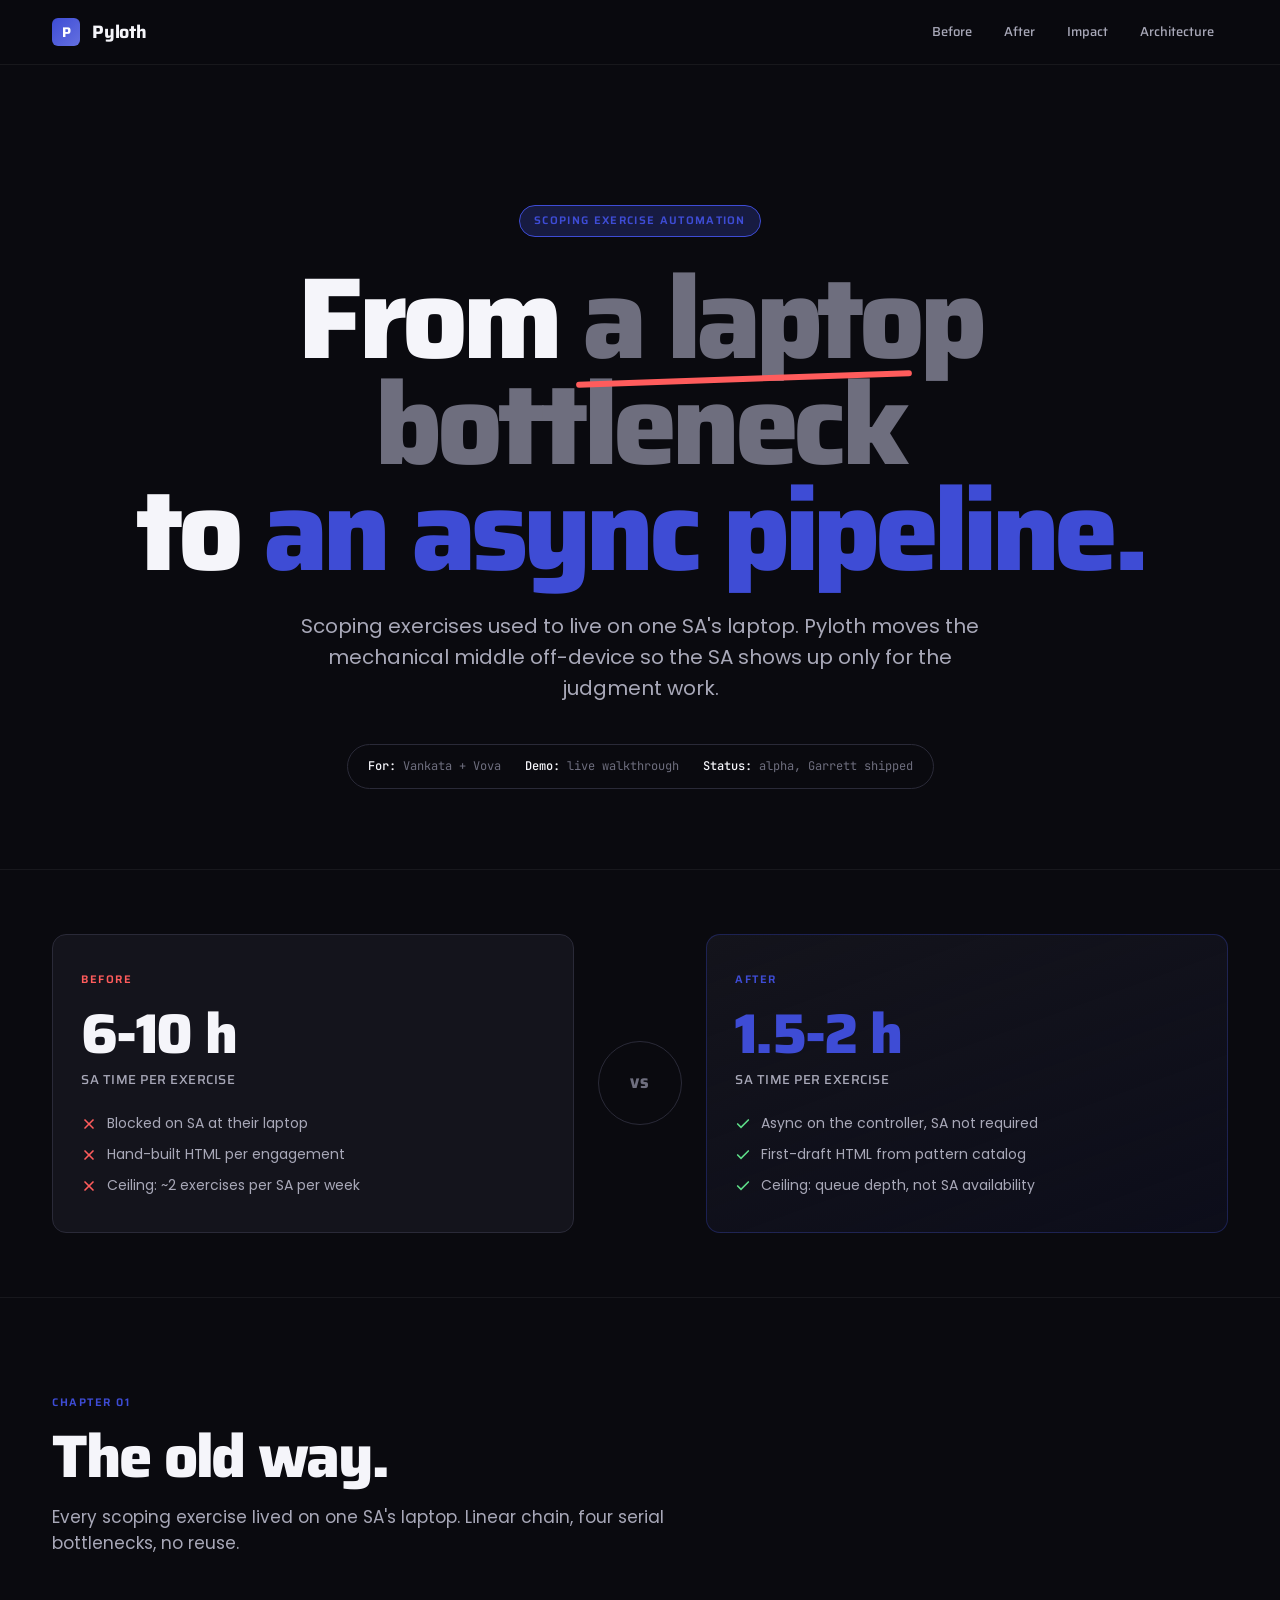
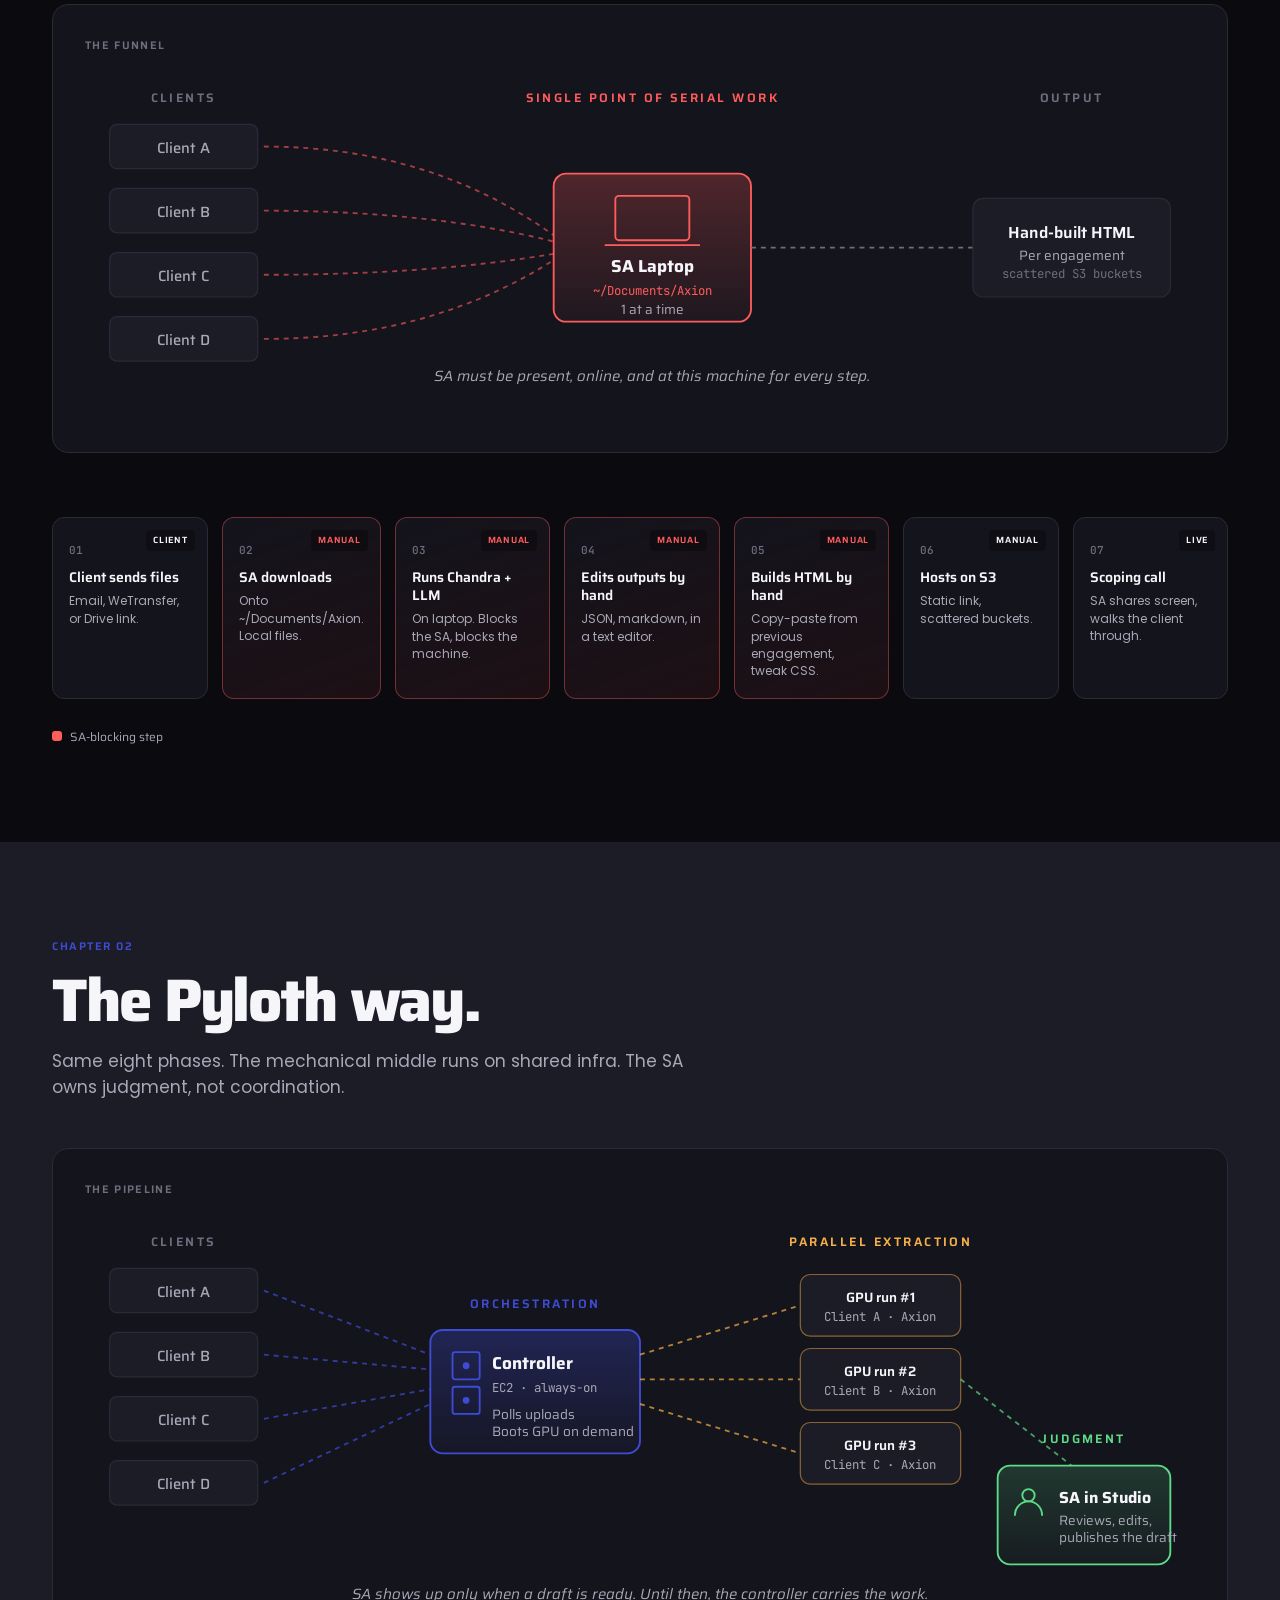
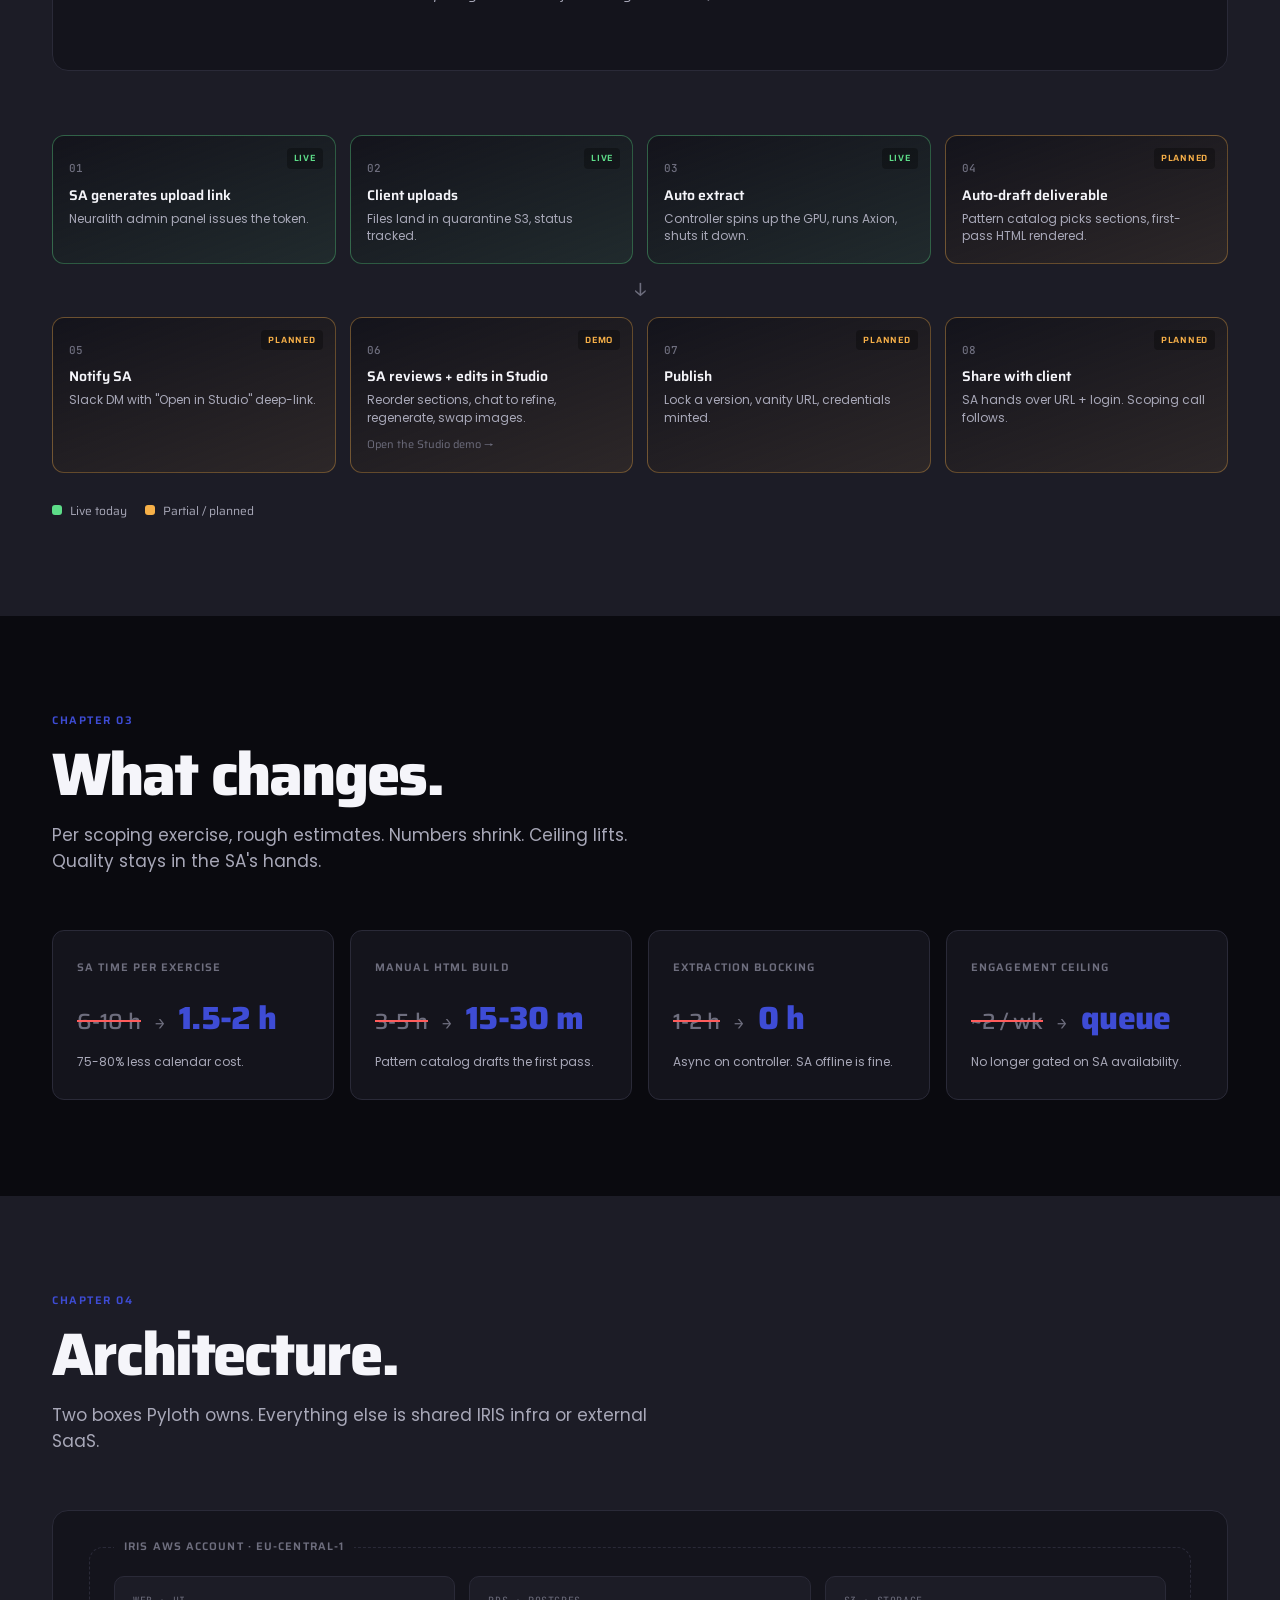
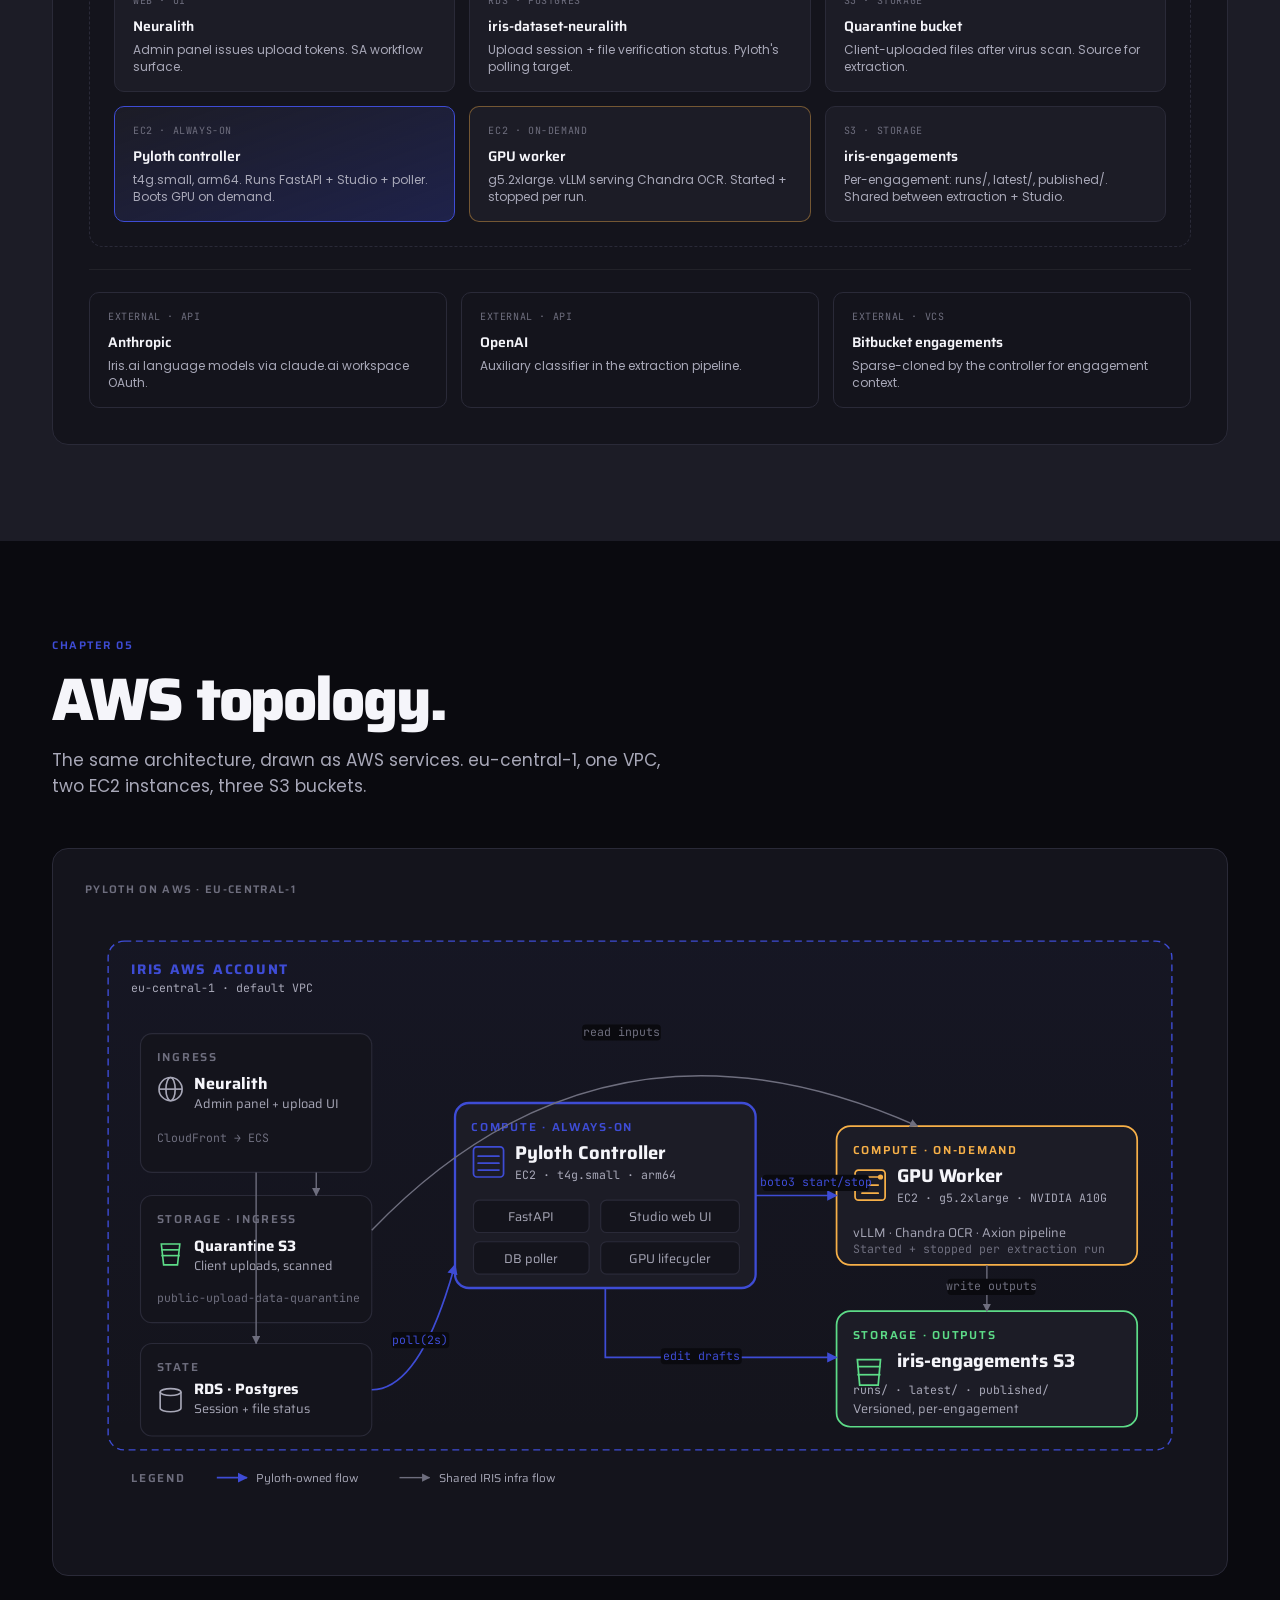
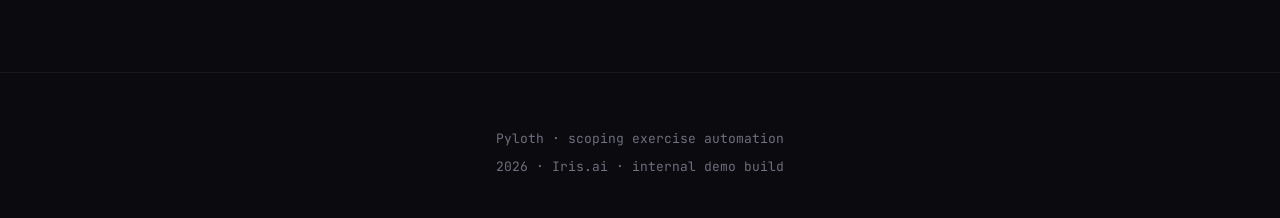
<file: _assets/pyloth/demo-intro.html>
<!DOCTYPE html>
<html lang="en" data-theme="dark">
<head>
<meta charset="UTF-8">
<meta name="viewport" content="width=device-width, initial-scale=1">
<title>Pyloth — Before, After, How</title>
<link rel="preconnect" href="https://fonts.googleapis.com">
<link rel="preconnect" href="https://fonts.gstatic.com" crossorigin>
<link href="https://fonts.googleapis.com/css2?family=Saira:wght@400;500;600;700;800&family=Poppins:wght@300;400;500;600;700&family=JetBrains+Mono:wght@400;500&display=swap" rel="stylesheet">
<style>
  * { box-sizing: border-box; margin: 0; padding: 0; }

  :root {
    --bg: #0a0a0f;
    --bg-card: #14141c;
    --bg-sunken: #1c1c26;
    --border: #2a2a38;
    --border-soft: rgba(255,255,255,0.06);
    --fg: #f5f5fa;
    --fg-2: #a8a8b8;
    --fg-3: #6e6e7e;
    --accent: #3e4cd5;
    --accent-glow: rgba(62, 76, 213, 0.25);
    --danger: #ff5c5c;
    --danger-bg: rgba(255, 92, 92, 0.08);
    --success: #5ddc88;
    --success-bg: rgba(93, 220, 136, 0.08);
    --warn: #f7b048;
    --warn-bg: rgba(247, 176, 72, 0.08);
    --font-display: 'Saira', system-ui, sans-serif;
    --font-body: 'Poppins', system-ui, sans-serif;
    --font-mono: 'JetBrains Mono', ui-monospace, monospace;
  }

  html { scroll-behavior: smooth; }
  body {
    background: var(--bg);
    color: var(--fg);
    font-family: var(--font-body);
    font-size: 16px;
    line-height: 1.6;
    -webkit-font-smoothing: antialiased;
    overflow-x: hidden;
  }

  /* ─────────── LAYOUT ─────────── */
  .container { max-width: 1240px; margin: 0 auto; padding: 0 32px; }
  section { padding: 96px 0; position: relative; }
  @media (max-width: 768px) {
    section { padding: 64px 0; }
    .container { padding: 0 20px; }
  }

  /* ─────────── HEADER ─────────── */
  .top-nav {
    position: sticky; top: 0; z-index: 50;
    background: rgba(10, 10, 15, 0.85);
    backdrop-filter: blur(16px);
    border-bottom: 1px solid var(--border-soft);
  }
  .top-nav-inner {
    display: flex; align-items: center; justify-content: space-between;
    height: 64px; max-width: 1240px; margin: 0 auto; padding: 0 32px;
  }
  .brand { display: flex; align-items: center; gap: 12px; font-family: var(--font-display); font-weight: 700; letter-spacing: -0.01em; font-size: 18px; }
  .brand-mark { width: 28px; height: 28px; border-radius: 6px; background: linear-gradient(135deg, var(--accent), #6470e0); display: grid; place-items: center; font-size: 14px; color: white; }
  .nav-links { display: flex; gap: 4px; font-family: var(--font-display); font-size: 13px; font-weight: 500; }
  .nav-links a {
    color: var(--fg-2); text-decoration: none; padding: 8px 14px; border-radius: 8px;
    transition: color 180ms, background 180ms;
  }
  .nav-links a:hover { color: var(--fg); background: var(--bg-card); }
  @media (max-width: 640px) { .nav-links { display: none; } }

  /* ─────────── HERO ─────────── */
  .hero { padding: 140px 0 80px; text-align: center; }
  .hero-eyebrow {
    display: inline-flex; align-items: center; gap: 8px;
    font-family: var(--font-display); font-size: 11px; font-weight: 600;
    letter-spacing: 0.12em; text-transform: uppercase; color: var(--accent);
    padding: 6px 14px; border-radius: 999px;
    background: var(--accent-glow); border: 1px solid var(--accent);
    margin-bottom: 28px;
  }
  .hero-title {
    font-family: var(--font-display);
    font-size: clamp(3rem, 9vw, 8rem);
    font-weight: 800;
    line-height: 0.92;
    letter-spacing: -0.045em;
    margin-bottom: 28px;
  }
  .hero-title .accent { color: var(--accent); }
  .hero-title .strike { position: relative; color: var(--fg-3); }
  .hero-title .strike::after {
    content: ''; position: absolute; left: -2%; right: -2%; top: 52%;
    height: 6px; background: var(--danger); border-radius: 3px; transform: rotate(-2deg);
  }
  .hero-sub {
    font-size: clamp(1rem, 1.6vw, 1.25rem);
    color: var(--fg-2); max-width: 680px; margin: 0 auto 40px;
    line-height: 1.55;
  }
  .hero-meta {
    display: inline-flex; gap: 24px; font-family: var(--font-mono); font-size: 12px; color: var(--fg-3);
    padding: 12px 20px; border: 1px solid var(--border); border-radius: 999px;
  }
  .hero-meta span strong { color: var(--fg); font-weight: 500; }
  @media (max-width: 540px) { .hero-meta { flex-direction: column; gap: 6px; padding: 14px 20px; align-items: flex-start; } }

  /* ─────────── COMPARE STRIP ─────────── */
  .compare-strip { padding: 64px 0; border-top: 1px solid var(--border-soft); border-bottom: 1px solid var(--border-soft); }
  .compare-grid {
    display: grid; grid-template-columns: 1fr auto 1fr; gap: 0; align-items: center;
  }
  @media (max-width: 880px) { .compare-grid { grid-template-columns: 1fr; gap: 24px; } .vs-divider { display: none; } }
  .compare-card { padding: 36px 28px; border-radius: 14px; border: 1px solid var(--border); }
  .compare-card.before { background: var(--bg-card); border-color: var(--border); }
  .compare-card.after { background: linear-gradient(160deg, var(--bg-card), rgba(62, 76, 213, 0.06)); border-color: rgba(62, 76, 213, 0.3); }
  .compare-label { font-family: var(--font-display); font-size: 11px; font-weight: 600; letter-spacing: 0.14em; text-transform: uppercase; margin-bottom: 18px; }
  .compare-card.before .compare-label { color: var(--danger); }
  .compare-card.after .compare-label { color: var(--accent); }
  .compare-num { font-family: var(--font-display); font-size: 56px; font-weight: 800; line-height: 1; letter-spacing: -0.03em; margin-bottom: 8px; }
  .compare-card.before .compare-num { color: var(--fg); }
  .compare-card.after .compare-num { color: var(--accent); }
  .compare-unit { font-family: var(--font-display); font-size: 13px; font-weight: 500; color: var(--fg-2); margin-bottom: 22px; letter-spacing: 0.04em; text-transform: uppercase; }
  .compare-list { list-style: none; display: flex; flex-direction: column; gap: 10px; }
  .compare-list li {
    display: flex; align-items: flex-start; gap: 10px;
    font-size: 14px; color: var(--fg-2); line-height: 1.5;
  }
  .compare-list li svg { flex-shrink: 0; margin-top: 3px; }
  .compare-card.before .compare-list svg { color: var(--danger); }
  .compare-card.after .compare-list svg { color: var(--success); }

  .vs-divider {
    display: grid; place-items: center;
    width: 84px; height: 84px; margin: 0 24px;
    border: 1px solid var(--border); border-radius: 50%;
    background: var(--bg); font-family: var(--font-display);
    font-weight: 800; font-size: 14px; letter-spacing: 0.1em; color: var(--fg-3);
  }

  /* ─────────── SECTION HEADERS ─────────── */
  .section-eyebrow {
    font-family: var(--font-display); font-size: 11px; font-weight: 600;
    letter-spacing: 0.14em; text-transform: uppercase; color: var(--accent);
    margin-bottom: 14px;
  }
  .section-title {
    font-family: var(--font-display);
    font-size: clamp(2rem, 5vw, 3.75rem);
    font-weight: 800; line-height: 1; letter-spacing: -0.035em;
    margin-bottom: 18px;
  }
  .section-sub {
    color: var(--fg-2); font-size: 17px; max-width: 640px; line-height: 1.55;
  }

  /* ─────────── PROCESS DIAGRAMS ─────────── */
  .process-block { margin-top: 64px; }
  .process-row {
    display: grid; gap: 14px;
    grid-template-columns: repeat(7, 1fr);
  }
  @media (max-width: 1024px) {
    .process-row { grid-template-columns: repeat(2, 1fr); }
  }
  @media (max-width: 540px) {
    .process-row { grid-template-columns: 1fr; }
  }
  .step {
    background: var(--bg-card); border: 1px solid var(--border);
    border-radius: 12px; padding: 18px 16px; position: relative;
    transition: transform 200ms, border-color 200ms;
  }
  .step.bottleneck { border-color: rgba(255, 92, 92, 0.4); background: linear-gradient(160deg, var(--bg-card), var(--danger-bg)); }
  .step.live { border-color: rgba(93, 220, 136, 0.35); background: linear-gradient(160deg, var(--bg-card), var(--success-bg)); }
  .step.partial { border-color: rgba(247, 176, 72, 0.35); background: linear-gradient(160deg, var(--bg-card), var(--warn-bg)); }
  .step.planned { border-color: var(--border); }
  .step-clickable { cursor: pointer; }
  .step-clickable:hover { transform: translateY(-3px); border-color: var(--accent); }
  .step-clickable:hover .step-cta { color: var(--accent); }
  .step-num {
    display: inline-block;
    font-family: var(--font-mono); font-size: 11px; font-weight: 500;
    color: var(--fg-3); margin-bottom: 8px;
  }
  .step-title { font-family: var(--font-display); font-weight: 600; font-size: 14px; color: var(--fg); margin-bottom: 6px; line-height: 1.3; }
  .step-desc { font-size: 12px; color: var(--fg-2); line-height: 1.45; }
  .step-tag {
    position: absolute; top: 12px; right: 12px;
    font-family: var(--font-display); font-size: 9px; font-weight: 600;
    letter-spacing: 0.08em; text-transform: uppercase; padding: 3px 7px;
    border-radius: 4px; background: rgba(0,0,0,0.3);
  }
  .step.bottleneck .step-tag { color: var(--danger); }
  .step.live .step-tag { color: var(--success); }
  .step.partial .step-tag { color: var(--warn); }
  .step.planned .step-tag { color: var(--fg-3); }
  .step-cta {
    margin-top: 10px; font-family: var(--font-display); font-size: 11px;
    color: var(--fg-3); display: flex; align-items: center; gap: 4px;
    transition: color 180ms;
  }

  .process-arrow {
    text-align: center; margin: 12px 0;
    color: var(--fg-3); font-family: var(--font-mono); font-size: 18px;
  }

  .legend { display: flex; flex-wrap: wrap; gap: 18px; margin-top: 28px; font-family: var(--font-display); font-size: 12px; color: var(--fg-2); }
  .legend-dot { display: inline-flex; align-items: center; gap: 8px; }
  .legend-dot span { width: 10px; height: 10px; border-radius: 3px; display: inline-block; }
  .legend-dot.bottleneck span { background: var(--danger); }
  .legend-dot.live span { background: var(--success); }
  .legend-dot.partial span { background: var(--warn); }
  .legend-dot.planned span { background: var(--fg-3); }

  /* ─────────── METRICS ─────────── */
  .metrics-grid {
    display: grid; grid-template-columns: repeat(4, 1fr); gap: 16px;
    margin-top: 56px;
  }
  @media (max-width: 880px) { .metrics-grid { grid-template-columns: repeat(2, 1fr); } }
  @media (max-width: 480px) { .metrics-grid { grid-template-columns: 1fr; } }
  .metric {
    padding: 28px 24px; background: var(--bg-card); border: 1px solid var(--border); border-radius: 12px;
  }
  .metric-label { font-family: var(--font-display); font-size: 11px; font-weight: 600; letter-spacing: 0.1em; text-transform: uppercase; color: var(--fg-3); margin-bottom: 16px; }
  .metric-row { display: flex; align-items: baseline; gap: 14px; }
  .metric-before { font-family: var(--font-display); font-size: 22px; font-weight: 500; color: var(--fg-3); text-decoration: line-through; text-decoration-color: var(--danger); }
  .metric-arrow { color: var(--fg-3); font-family: var(--font-mono); font-size: 16px; }
  .metric-after { font-family: var(--font-display); font-size: 32px; font-weight: 800; color: var(--accent); letter-spacing: -0.02em; }
  .metric-note { margin-top: 8px; font-size: 12px; color: var(--fg-2); }

  /* ─────────── ARCHITECTURE ─────────── */
  .arch-frame {
    margin-top: 56px; padding: 36px;
    background: var(--bg-card); border: 1px solid var(--border); border-radius: 16px;
  }
  @media (max-width: 640px) { .arch-frame { padding: 20px; } }
  .arch-cloud {
    border: 1px dashed var(--border); border-radius: 14px;
    padding: 28px 24px 24px; position: relative;
  }
  .arch-cloud-label {
    position: absolute; top: -10px; left: 24px;
    background: var(--bg-card); padding: 0 10px;
    font-family: var(--font-display); font-size: 11px; font-weight: 600;
    color: var(--fg-3); letter-spacing: 0.1em; text-transform: uppercase;
  }
  .arch-row {
    display: grid; grid-template-columns: repeat(3, 1fr); gap: 14px; margin-bottom: 14px;
  }
  .arch-row:last-child { margin-bottom: 0; }
  @media (max-width: 880px) { .arch-row { grid-template-columns: 1fr; } }
  .arch-node {
    background: var(--bg-sunken); border: 1px solid var(--border);
    border-radius: 10px; padding: 16px 18px;
  }
  .arch-node.controller { border-color: var(--accent); background: linear-gradient(160deg, var(--bg-sunken), var(--accent-glow)); }
  .arch-node.gpu { border-color: rgba(247, 176, 72, 0.4); }
  .arch-node-kind { font-family: var(--font-mono); font-size: 10px; color: var(--fg-3); letter-spacing: 0.06em; text-transform: uppercase; margin-bottom: 6px; }
  .arch-node-name { font-family: var(--font-display); font-weight: 600; font-size: 14px; margin-bottom: 4px; }
  .arch-node-detail { font-size: 12px; color: var(--fg-2); line-height: 1.4; }

  .arch-external {
    margin-top: 22px; padding-top: 22px; border-top: 1px solid var(--border-soft);
    display: grid; grid-template-columns: repeat(3, 1fr); gap: 14px;
  }
  @media (max-width: 880px) { .arch-external { grid-template-columns: 1fr; } }
  .arch-external .arch-node { background: transparent; }

  /* ─────────── FOOTER ─────────── */
  footer { padding: 56px 0 40px; border-top: 1px solid var(--border-soft); text-align: center; color: var(--fg-3); font-size: 13px; font-family: var(--font-mono); }
  footer .container { display: flex; flex-direction: column; gap: 8px; align-items: center; }

  /* ─────────── DIAGRAMS ─────────── */
  .diagram { margin-top: 48px; padding: 32px; background: var(--bg-card); border: 1px solid var(--border); border-radius: 16px; overflow-x: auto; }
  .diagram-title { font-family: var(--font-display); font-size: 11px; font-weight: 600; letter-spacing: 0.12em; text-transform: uppercase; color: var(--fg-3); margin-bottom: 20px; }
  .diagram svg { display: block; width: 100%; height: auto; max-width: 100%; }
  .diagram-svg-text { font-family: 'Saira', sans-serif; font-weight: 500; fill: var(--fg); }
  .diagram-svg-text-mono { font-family: 'JetBrains Mono', monospace; fill: var(--fg-3); }
  .diagram-svg-text-sm { font-size: 11px; fill: var(--fg-2); }
  @keyframes pulse-danger { 0%,100% { opacity: 1; } 50% { opacity: 0.5; } }
  @keyframes flow-dash { to { stroke-dashoffset: -12; } }
  .flow-line { stroke-dasharray: 4 4; animation: flow-dash 1.2s linear infinite; }
  @media (prefers-reduced-motion: reduce) { .flow-line, .pulse { animation: none !important; } }
  .pulse { animation: pulse-danger 2s ease-in-out infinite; }

  /* ─────────── REDUCED MOTION ─────────── */
  @media (prefers-reduced-motion: reduce) {
    *, *::before, *::after { transition: none !important; animation: none !important; scroll-behavior: auto !important; }
  }

  /* ─────────── FOCUS ─────────── */
  a:focus-visible, button:focus-visible, .step-clickable:focus-visible {
    outline: 2px solid var(--accent); outline-offset: 3px; border-radius: 8px;
  }
</style>
</head>
<body>

<header class="top-nav">
  <div class="top-nav-inner">
    <div class="brand">
      <div class="brand-mark">P</div>
      Pyloth
    </div>
    <nav class="nav-links" aria-label="Page sections">
      <a href="#before">Before</a>
      <a href="#after">After</a>
      <a href="#impact">Impact</a>
      <a href="#architecture">Architecture</a>
    </nav>
  </div>
</header>

<section class="hero">
  <div class="container">
    <span class="hero-eyebrow">Scoping Exercise Automation</span>
    <h1 class="hero-title">
      From <span class="strike">a laptop bottleneck</span><br>
      to <span class="accent">an async pipeline.</span>
    </h1>
    <p class="hero-sub">
      Scoping exercises used to live on one SA's laptop. Pyloth moves the mechanical middle off-device so the SA shows up only for the judgment work.
    </p>
    <div class="hero-meta">
      <span><strong>For:</strong> Vankata + Vova</span>
      <span><strong>Demo:</strong> live walkthrough</span>
      <span><strong>Status:</strong> alpha, Garrett shipped</span>
    </div>
  </div>
</section>

<section class="compare-strip" aria-label="Before and after summary">
  <div class="container">
    <div class="compare-grid">
      <div class="compare-card before">
        <div class="compare-label">Before</div>
        <div class="compare-num">6-10 h</div>
        <div class="compare-unit">SA time per exercise</div>
        <ul class="compare-list">
          <li><svg width="16" height="16" viewBox="0 0 24 24" fill="none" stroke="currentColor" stroke-width="2.5" stroke-linecap="round"><line x1="18" y1="6" x2="6" y2="18"/><line x1="6" y1="6" x2="18" y2="18"/></svg>Blocked on SA at their laptop</li>
          <li><svg width="16" height="16" viewBox="0 0 24 24" fill="none" stroke="currentColor" stroke-width="2.5" stroke-linecap="round"><line x1="18" y1="6" x2="6" y2="18"/><line x1="6" y1="6" x2="18" y2="18"/></svg>Hand-built HTML per engagement</li>
          <li><svg width="16" height="16" viewBox="0 0 24 24" fill="none" stroke="currentColor" stroke-width="2.5" stroke-linecap="round"><line x1="18" y1="6" x2="6" y2="18"/><line x1="6" y1="6" x2="18" y2="18"/></svg>Ceiling: ~2 exercises per SA per week</li>
        </ul>
      </div>
      <div class="vs-divider">VS</div>
      <div class="compare-card after">
        <div class="compare-label">After</div>
        <div class="compare-num">1.5-2 h</div>
        <div class="compare-unit">SA time per exercise</div>
        <ul class="compare-list">
          <li><svg width="16" height="16" viewBox="0 0 24 24" fill="none" stroke="currentColor" stroke-width="2.5" stroke-linecap="round"><polyline points="20 6 9 17 4 12"/></svg>Async on the controller, SA not required</li>
          <li><svg width="16" height="16" viewBox="0 0 24 24" fill="none" stroke="currentColor" stroke-width="2.5" stroke-linecap="round"><polyline points="20 6 9 17 4 12"/></svg>First-draft HTML from pattern catalog</li>
          <li><svg width="16" height="16" viewBox="0 0 24 24" fill="none" stroke="currentColor" stroke-width="2.5" stroke-linecap="round"><polyline points="20 6 9 17 4 12"/></svg>Ceiling: queue depth, not SA availability</li>
        </ul>
      </div>
    </div>
  </div>
</section>

<section id="before">
  <div class="container">
    <div class="section-eyebrow">Chapter 01</div>
    <h2 class="section-title">The old way.</h2>
    <p class="section-sub">Every scoping exercise lived on one SA's laptop. Linear chain, four serial bottlenecks, no reuse.</p>

    <div class="diagram" aria-label="Diagram: all work funnels through one SA laptop">
      <div class="diagram-title">The Funnel</div>
      <svg viewBox="0 0 900 280" role="img" aria-labelledby="before-svg-title">
        <title id="before-svg-title">All client work funnels through a single laptop</title>
        <defs>
          <linearGradient id="dangerGrad" x1="0" y1="0" x2="0" y2="1">
            <stop offset="0%" stop-color="#ff5c5c" stop-opacity="0.25"/>
            <stop offset="100%" stop-color="#ff5c5c" stop-opacity="0.05"/>
          </linearGradient>
        </defs>

        <!-- Clients on the left, stacked -->
        <g font-family="Saira" font-size="12" font-weight="500" fill="#a8a8b8">
          <rect x="20" y="40" width="120" height="36" rx="6" fill="#1c1c26" stroke="#2a2a38"/>
          <text x="80" y="63" text-anchor="middle">Client A</text>
          <rect x="20" y="92" width="120" height="36" rx="6" fill="#1c1c26" stroke="#2a2a38"/>
          <text x="80" y="115" text-anchor="middle">Client B</text>
          <rect x="20" y="144" width="120" height="36" rx="6" fill="#1c1c26" stroke="#2a2a38"/>
          <text x="80" y="167" text-anchor="middle">Client C</text>
          <rect x="20" y="196" width="120" height="36" rx="6" fill="#1c1c26" stroke="#2a2a38"/>
          <text x="80" y="219" text-anchor="middle">Client D</text>
        </g>

        <!-- Flow arrows converging to laptop -->
        <g stroke="#ff5c5c" stroke-width="1.5" fill="none" opacity="0.6" class="flow-line">
          <path d="M 145 58 Q 280 58 380 130"/>
          <path d="M 145 110 Q 280 110 380 135"/>
          <path d="M 145 162 Q 280 162 380 145"/>
          <path d="M 145 214 Q 280 214 380 150"/>
        </g>

        <!-- The laptop in the middle -->
        <g transform="translate(380, 80)">
          <rect width="160" height="120" rx="10" fill="url(#dangerGrad)" stroke="#ff5c5c" stroke-width="1.5" class="pulse"/>
          <!-- laptop icon -->
          <g transform="translate(50, 18)" stroke="#ff5c5c" stroke-width="1.5" fill="none" stroke-linecap="round" stroke-linejoin="round">
            <rect x="0" y="0" width="60" height="36" rx="3"/>
            <path d="M -8 40 L 68 40"/>
          </g>
          <text x="80" y="80" text-anchor="middle" font-family="Saira" font-size="14" font-weight="700" fill="#f5f5fa">SA Laptop</text>
          <text x="80" y="98" text-anchor="middle" font-family="JetBrains Mono" font-size="10" fill="#ff5c5c">~/Documents/Axion</text>
          <text x="80" y="114" text-anchor="middle" font-family="Saira" font-size="11" fill="#a8a8b8">1 at a time</text>
        </g>

        <!-- Output: one deliverable, serially -->
        <g stroke="#6e6e7e" stroke-width="1.5" fill="none" class="flow-line">
          <path d="M 540 140 L 720 140"/>
        </g>
        <g transform="translate(720, 100)">
          <rect width="160" height="80" rx="8" fill="#1c1c26" stroke="#2a2a38"/>
          <text x="80" y="32" text-anchor="middle" font-family="Saira" font-size="13" font-weight="600" fill="#f5f5fa">Hand-built HTML</text>
          <text x="80" y="50" text-anchor="middle" font-family="Saira" font-size="11" fill="#a8a8b8">Per engagement</text>
          <text x="80" y="65" text-anchor="middle" font-family="JetBrains Mono" font-size="10" fill="#6e6e7e">scattered S3 buckets</text>
        </g>

        <!-- Labels -->
        <text x="80" y="22" text-anchor="middle" font-family="Saira" font-size="10" font-weight="600" fill="#6e6e7e" letter-spacing="2">CLIENTS</text>
        <text x="460" y="22" text-anchor="middle" font-family="Saira" font-size="10" font-weight="600" fill="#ff5c5c" letter-spacing="2">SINGLE POINT OF SERIAL WORK</text>
        <text x="800" y="22" text-anchor="middle" font-family="Saira" font-size="10" font-weight="600" fill="#6e6e7e" letter-spacing="2">OUTPUT</text>

        <!-- Annotation -->
        <text x="460" y="248" text-anchor="middle" font-family="Saira" font-size="12" fill="#a8a8b8" font-style="italic">SA must be present, online, and at this machine for every step.</text>
      </svg>
    </div>

    <div class="process-block">
      <div class="process-row">
        <div class="step">
          <span class="step-tag">Client</span>
          <div class="step-num">01</div>
          <div class="step-title">Client sends files</div>
          <div class="step-desc">Email, WeTransfer, or Drive link.</div>
        </div>
        <div class="step bottleneck">
          <span class="step-tag">Manual</span>
          <div class="step-num">02</div>
          <div class="step-title">SA downloads</div>
          <div class="step-desc">Onto ~/Documents/Axion. Local files.</div>
        </div>
        <div class="step bottleneck">
          <span class="step-tag">Manual</span>
          <div class="step-num">03</div>
          <div class="step-title">Runs Chandra + LLM</div>
          <div class="step-desc">On laptop. Blocks the SA, blocks the machine.</div>
        </div>
        <div class="step bottleneck">
          <span class="step-tag">Manual</span>
          <div class="step-num">04</div>
          <div class="step-title">Edits outputs by hand</div>
          <div class="step-desc">JSON, markdown, in a text editor.</div>
        </div>
        <div class="step bottleneck">
          <span class="step-tag">Manual</span>
          <div class="step-num">05</div>
          <div class="step-title">Builds HTML by hand</div>
          <div class="step-desc">Copy-paste from previous engagement, tweak CSS.</div>
        </div>
        <div class="step">
          <span class="step-tag">Manual</span>
          <div class="step-num">06</div>
          <div class="step-title">Hosts on S3</div>
          <div class="step-desc">Static link, scattered buckets.</div>
        </div>
        <div class="step">
          <span class="step-tag">Live</span>
          <div class="step-num">07</div>
          <div class="step-title">Scoping call</div>
          <div class="step-desc">SA shares screen, walks the client through.</div>
        </div>
      </div>
      <div class="legend">
        <span class="legend-dot bottleneck"><span></span>SA-blocking step</span>
      </div>
    </div>
  </div>
</section>

<section id="after" style="background: var(--bg-sunken);">
  <div class="container">
    <div class="section-eyebrow">Chapter 02</div>
    <h2 class="section-title">The Pyloth way.</h2>
    <p class="section-sub">Same eight phases. The mechanical middle runs on shared infra. The SA owns judgment, not coordination.</p>

    <div class="diagram" aria-label="Diagram: controller fans out work in parallel, SA reviews when ready">
      <div class="diagram-title">The Pipeline</div>
      <svg viewBox="0 0 900 340" role="img" aria-labelledby="after-svg-title">
        <title id="after-svg-title">Pyloth controller runs extractions in parallel; SA reviews only when drafts are ready</title>
        <defs>
          <linearGradient id="accentGrad" x1="0" y1="0" x2="0" y2="1">
            <stop offset="0%" stop-color="#3e4cd5" stop-opacity="0.3"/>
            <stop offset="100%" stop-color="#3e4cd5" stop-opacity="0.05"/>
          </linearGradient>
          <linearGradient id="successGrad" x1="0" y1="0" x2="0" y2="1">
            <stop offset="0%" stop-color="#5ddc88" stop-opacity="0.18"/>
            <stop offset="100%" stop-color="#5ddc88" stop-opacity="0.04"/>
          </linearGradient>
        </defs>

        <!-- Clients on the left -->
        <g font-family="Saira" font-size="12" font-weight="500" fill="#a8a8b8">
          <rect x="20" y="40" width="120" height="36" rx="6" fill="#1c1c26" stroke="#2a2a38"/>
          <text x="80" y="63" text-anchor="middle">Client A</text>
          <rect x="20" y="92" width="120" height="36" rx="6" fill="#1c1c26" stroke="#2a2a38"/>
          <text x="80" y="115" text-anchor="middle">Client B</text>
          <rect x="20" y="144" width="120" height="36" rx="6" fill="#1c1c26" stroke="#2a2a38"/>
          <text x="80" y="167" text-anchor="middle">Client C</text>
          <rect x="20" y="196" width="120" height="36" rx="6" fill="#1c1c26" stroke="#2a2a38"/>
          <text x="80" y="219" text-anchor="middle">Client D</text>
        </g>

        <!-- Flow into controller -->
        <g stroke="#3e4cd5" stroke-width="1.5" fill="none" opacity="0.7" class="flow-line">
          <path d="M 145 58 L 280 110"/>
          <path d="M 145 110 L 280 122"/>
          <path d="M 145 162 L 280 138"/>
          <path d="M 145 214 L 280 150"/>
        </g>

        <!-- Controller (centre) -->
        <g transform="translate(280, 90)">
          <rect width="170" height="100" rx="10" fill="url(#accentGrad)" stroke="#3e4cd5" stroke-width="1.5"/>
          <g transform="translate(18, 18)" stroke="#3e4cd5" stroke-width="1.5" fill="none" stroke-linecap="round" stroke-linejoin="round">
            <rect x="0" y="0" width="22" height="22" rx="2"/>
            <rect x="0" y="28" width="22" height="22" rx="2"/>
            <circle cx="11" cy="11" r="2" fill="#3e4cd5"/>
            <circle cx="11" cy="39" r="2" fill="#3e4cd5"/>
          </g>
          <text x="50" y="32" font-family="Saira" font-size="14" font-weight="700" fill="#f5f5fa">Controller</text>
          <text x="50" y="50" font-family="JetBrains Mono" font-size="10" fill="#a8a8b8">EC2 · always-on</text>
          <text x="50" y="72" font-family="Saira" font-size="11" fill="#a8a8b8">Polls uploads</text>
          <text x="50" y="86" font-family="Saira" font-size="11" fill="#a8a8b8">Boots GPU on demand</text>
        </g>

        <!-- Parallel GPU runs -->
        <g stroke="#f7b048" stroke-width="1.5" fill="none" opacity="0.7" class="flow-line">
          <path d="M 450 110 L 580 70"/>
          <path d="M 450 130 L 580 130"/>
          <path d="M 450 150 L 580 190"/>
        </g>

        <g font-family="Saira" font-size="11" fill="#f5f5fa">
          <g transform="translate(580, 45)">
            <rect width="130" height="50" rx="8" fill="#1c1c26" stroke="#f7b048" stroke-opacity="0.5"/>
            <text x="65" y="22" text-anchor="middle" font-weight="600">GPU run #1</text>
            <text x="65" y="38" text-anchor="middle" font-family="JetBrains Mono" font-size="10" fill="#a8a8b8">Client A · Axion</text>
          </g>
          <g transform="translate(580, 105)">
            <rect width="130" height="50" rx="8" fill="#1c1c26" stroke="#f7b048" stroke-opacity="0.5"/>
            <text x="65" y="22" text-anchor="middle" font-weight="600">GPU run #2</text>
            <text x="65" y="38" text-anchor="middle" font-family="JetBrains Mono" font-size="10" fill="#a8a8b8">Client B · Axion</text>
          </g>
          <g transform="translate(580, 165)">
            <rect width="130" height="50" rx="8" fill="#1c1c26" stroke="#f7b048" stroke-opacity="0.5"/>
            <text x="65" y="22" text-anchor="middle" font-weight="600">GPU run #3</text>
            <text x="65" y="38" text-anchor="middle" font-family="JetBrains Mono" font-size="10" fill="#a8a8b8">Client C · Axion</text>
          </g>
        </g>

        <!-- SA reviews in Studio (right side) -->
        <g stroke="#5ddc88" stroke-width="1.5" fill="none" opacity="0.7" class="flow-line">
          <path d="M 710 130 L 800 200"/>
        </g>
        <g transform="translate(740, 200)">
          <rect width="140" height="80" rx="10" fill="url(#successGrad)" stroke="#5ddc88" stroke-width="1.5"/>
          <g transform="translate(14, 16)" stroke="#5ddc88" stroke-width="1.5" fill="none" stroke-linecap="round" stroke-linejoin="round">
            <circle cx="11" cy="8" r="5"/>
            <path d="M 0 24 a 11 11 0 0 1 22 0"/>
          </g>
          <text x="50" y="30" font-family="Saira" font-size="13" font-weight="700" fill="#f5f5fa">SA in Studio</text>
          <text x="50" y="48" font-family="Saira" font-size="11" fill="#a8a8b8">Reviews, edits,</text>
          <text x="50" y="62" font-family="Saira" font-size="11" fill="#a8a8b8">publishes the draft</text>
        </g>

        <!-- Section labels (positioned with breathing room above each column) -->
        <text x="80" y="22" text-anchor="middle" font-family="Saira" font-size="10" font-weight="600" fill="#6e6e7e" letter-spacing="2">CLIENTS</text>
        <text x="365" y="72" text-anchor="middle" font-family="Saira" font-size="10" font-weight="600" fill="#3e4cd5" letter-spacing="2">ORCHESTRATION</text>
        <text x="645" y="22" text-anchor="middle" font-family="Saira" font-size="10" font-weight="600" fill="#f7b048" letter-spacing="2">PARALLEL EXTRACTION</text>
        <text x="810" y="182" text-anchor="middle" font-family="Saira" font-size="10" font-weight="600" fill="#5ddc88" letter-spacing="2">JUDGMENT</text>

        <text x="450" y="308" text-anchor="middle" font-family="Saira" font-size="12" fill="#a8a8b8" font-style="italic">SA shows up only when a draft is ready. Until then, the controller carries the work.</text>
      </svg>
    </div>

    <div class="process-block">
      <div class="process-row" style="grid-template-columns: repeat(4, 1fr);">
        <div class="step live">
          <span class="step-tag">Live</span>
          <div class="step-num">01</div>
          <div class="step-title">SA generates upload link</div>
          <div class="step-desc">Neuralith admin panel issues the token.</div>
        </div>
        <div class="step live">
          <span class="step-tag">Live</span>
          <div class="step-num">02</div>
          <div class="step-title">Client uploads</div>
          <div class="step-desc">Files land in quarantine S3, status tracked.</div>
        </div>
        <div class="step live">
          <span class="step-tag">Live</span>
          <div class="step-num">03</div>
          <div class="step-title">Auto extract</div>
          <div class="step-desc">Controller spins up the GPU, runs Axion, shuts it down.</div>
        </div>
        <div class="step partial">
          <span class="step-tag">Planned</span>
          <div class="step-num">04</div>
          <div class="step-title">Auto-draft deliverable</div>
          <div class="step-desc">Pattern catalog picks sections, first-pass HTML rendered.</div>
        </div>
      </div>
      <div class="process-arrow">↓</div>
      <div class="process-row" style="grid-template-columns: repeat(4, 1fr);">
        <div class="step partial">
          <span class="step-tag">Planned</span>
          <div class="step-num">05</div>
          <div class="step-title">Notify SA</div>
          <div class="step-desc">Slack DM with "Open in Studio" deep-link.</div>
        </div>
        <div class="step partial step-clickable" role="button" tabindex="0" onclick="window.open('http://localhost:8080/', '_blank')" onkeydown="if(event.key==='Enter'||event.key===' '){event.preventDefault();window.open('http://localhost:8080/', '_blank');}" aria-label="Open Pyloth Studio demo in a new tab">
          <span class="step-tag">Demo</span>
          <div class="step-num">06</div>
          <div class="step-title">SA reviews + edits in Studio</div>
          <div class="step-desc">Reorder sections, chat to refine, regenerate, swap images.</div>
          <div class="step-cta">Open the Studio demo →</div>
        </div>
        <div class="step partial">
          <span class="step-tag">Planned</span>
          <div class="step-num">07</div>
          <div class="step-title">Publish</div>
          <div class="step-desc">Lock a version, vanity URL, credentials minted.</div>
        </div>
        <div class="step partial">
          <span class="step-tag">Planned</span>
          <div class="step-num">08</div>
          <div class="step-title">Share with client</div>
          <div class="step-desc">SA hands over URL + login. Scoping call follows.</div>
        </div>
      </div>
      <div class="legend">
        <span class="legend-dot live"><span></span>Live today</span>
        <span class="legend-dot partial"><span></span>Partial / planned</span>
      </div>
    </div>
  </div>
</section>

<section id="impact">
  <div class="container">
    <div class="section-eyebrow">Chapter 03</div>
    <h2 class="section-title">What changes.</h2>
    <p class="section-sub">Per scoping exercise, rough estimates. Numbers shrink. Ceiling lifts. Quality stays in the SA's hands.</p>

    <div class="metrics-grid">
      <div class="metric">
        <div class="metric-label">SA time per exercise</div>
        <div class="metric-row">
          <span class="metric-before">6-10 h</span>
          <span class="metric-arrow">→</span>
          <span class="metric-after">1.5-2 h</span>
        </div>
        <div class="metric-note">75-80% less calendar cost.</div>
      </div>
      <div class="metric">
        <div class="metric-label">Manual HTML build</div>
        <div class="metric-row">
          <span class="metric-before">3-5 h</span>
          <span class="metric-arrow">→</span>
          <span class="metric-after">15-30 m</span>
        </div>
        <div class="metric-note">Pattern catalog drafts the first pass.</div>
      </div>
      <div class="metric">
        <div class="metric-label">Extraction blocking</div>
        <div class="metric-row">
          <span class="metric-before">1-2 h</span>
          <span class="metric-arrow">→</span>
          <span class="metric-after">0 h</span>
        </div>
        <div class="metric-note">Async on controller. SA offline is fine.</div>
      </div>
      <div class="metric">
        <div class="metric-label">Engagement ceiling</div>
        <div class="metric-row">
          <span class="metric-before">~2 / wk</span>
          <span class="metric-arrow">→</span>
          <span class="metric-after">queue</span>
        </div>
        <div class="metric-note">No longer gated on SA availability.</div>
      </div>
    </div>
  </div>
</section>

<section id="architecture" style="background: var(--bg-sunken);">
  <div class="container">
    <div class="section-eyebrow">Chapter 04</div>
    <h2 class="section-title">Architecture.</h2>
    <p class="section-sub">Two boxes Pyloth owns. Everything else is shared IRIS infra or external SaaS.</p>

    <div class="arch-frame">
      <div class="arch-cloud">
        <span class="arch-cloud-label">IRIS AWS account · eu-central-1</span>
        <div class="arch-row">
          <div class="arch-node">
            <div class="arch-node-kind">Web · UI</div>
            <div class="arch-node-name">Neuralith</div>
            <div class="arch-node-detail">Admin panel issues upload tokens. SA workflow surface.</div>
          </div>
          <div class="arch-node">
            <div class="arch-node-kind">RDS · Postgres</div>
            <div class="arch-node-name">iris-dataset-neuralith</div>
            <div class="arch-node-detail">Upload session + file verification status. Pyloth's polling target.</div>
          </div>
          <div class="arch-node">
            <div class="arch-node-kind">S3 · Storage</div>
            <div class="arch-node-name">Quarantine bucket</div>
            <div class="arch-node-detail">Client-uploaded files after virus scan. Source for extraction.</div>
          </div>
        </div>
        <div class="arch-row">
          <div class="arch-node controller">
            <div class="arch-node-kind">EC2 · always-on</div>
            <div class="arch-node-name">Pyloth controller</div>
            <div class="arch-node-detail">t4g.small, arm64. Runs FastAPI + Studio + poller. Boots GPU on demand.</div>
          </div>
          <div class="arch-node gpu">
            <div class="arch-node-kind">EC2 · on-demand</div>
            <div class="arch-node-name">GPU worker</div>
            <div class="arch-node-detail">g5.2xlarge. vLLM serving Chandra OCR. Started + stopped per run.</div>
          </div>
          <div class="arch-node">
            <div class="arch-node-kind">S3 · Storage</div>
            <div class="arch-node-name">iris-engagements</div>
            <div class="arch-node-detail">Per-engagement: runs/, latest/, published/. Shared between extraction + Studio.</div>
          </div>
        </div>
      </div>

      <div class="arch-external">
        <div class="arch-node">
          <div class="arch-node-kind">External · API</div>
          <div class="arch-node-name">Anthropic</div>
          <div class="arch-node-detail">Iris.ai language models via claude.ai workspace OAuth.</div>
        </div>
        <div class="arch-node">
          <div class="arch-node-kind">External · API</div>
          <div class="arch-node-name">OpenAI</div>
          <div class="arch-node-detail">Auxiliary classifier in the extraction pipeline.</div>
        </div>
        <div class="arch-node">
          <div class="arch-node-kind">External · VCS</div>
          <div class="arch-node-name">Bitbucket engagements</div>
          <div class="arch-node-detail">Sparse-cloned by the controller for engagement context.</div>
        </div>
      </div>
    </div>
  </div>
</section>

<section id="aws-architecture">
  <div class="container">
    <div class="section-eyebrow">Chapter 05</div>
    <h2 class="section-title">AWS topology.</h2>
    <p class="section-sub">The same architecture, drawn as AWS services. eu-central-1, one VPC, two EC2 instances, three S3 buckets.</p>

    <div class="diagram" aria-label="AWS architecture diagram for Pyloth">
      <div class="diagram-title">Pyloth on AWS · eu-central-1</div>
      <svg viewBox="0 0 960 540" role="img" aria-labelledby="aws-svg-title">
        <title id="aws-svg-title">Pyloth services in the IRIS AWS account, eu-central-1</title>
        <defs>
          <linearGradient id="awsRegion" x1="0" y1="0" x2="0" y2="1">
            <stop offset="0%" stop-color="#3e4cd5" stop-opacity="0.04"/>
            <stop offset="100%" stop-color="#3e4cd5" stop-opacity="0"/>
          </linearGradient>
          <marker id="arrow" viewBox="0 0 10 10" refX="9" refY="5" markerWidth="6" markerHeight="6" orient="auto">
            <path d="M 0 0 L 10 5 L 0 10 z" fill="#3e4cd5"/>
          </marker>
          <marker id="arrowMuted" viewBox="0 0 10 10" refX="9" refY="5" markerWidth="6" markerHeight="6" orient="auto">
            <path d="M 0 0 L 10 5 L 0 10 z" fill="#6e6e7e"/>
          </marker>
        </defs>

        <!-- Outer: IRIS AWS account -->
        <rect x="20" y="20" width="920" height="440" rx="14" fill="url(#awsRegion)" stroke="#3e4cd5" stroke-width="1.2" stroke-dasharray="6 4"/>
        <text x="40" y="48" font-family="Saira" font-size="12" font-weight="700" fill="#3e4cd5" letter-spacing="1.5">IRIS AWS ACCOUNT</text>
        <text x="40" y="64" font-family="JetBrains Mono" font-size="10" fill="#a8a8b8">eu-central-1 · default VPC</text>

        <!-- TIER 1: Ingress / Neuralith -->
        <g>
          <rect x="48" y="100" width="200" height="120" rx="10" fill="#14141c" stroke="#2a2a38"/>
          <text x="62" y="124" font-family="Saira" font-size="10" font-weight="600" fill="#6e6e7e" letter-spacing="1.5">INGRESS</text>
          <!-- Globe icon -->
          <g transform="translate(64, 138)" stroke="#a8a8b8" stroke-width="1.4" fill="none">
            <circle cx="10" cy="10" r="10"/>
            <ellipse cx="10" cy="10" rx="4" ry="10"/>
            <path d="M 0 10 L 20 10"/>
          </g>
          <text x="94" y="148" font-family="Saira" font-size="14" font-weight="700" fill="#f5f5fa">Neuralith</text>
          <text x="94" y="164" font-family="Saira" font-size="11" fill="#a8a8b8">Admin panel + upload UI</text>
          <text x="62" y="194" font-family="JetBrains Mono" font-size="10" fill="#6e6e7e">CloudFront → ECS</text>
        </g>

        <!-- TIER 1: Quarantine S3 -->
        <g>
          <rect x="48" y="240" width="200" height="110" rx="10" fill="#14141c" stroke="#2a2a38"/>
          <text x="62" y="264" font-family="Saira" font-size="10" font-weight="600" fill="#6e6e7e" letter-spacing="1.5">STORAGE · INGRESS</text>
          <!-- S3 bucket icon -->
          <g transform="translate(64, 278)" stroke="#5ddc88" stroke-width="1.4" fill="none">
            <path d="M 2 4 L 18 4 L 16 22 L 4 22 Z"/>
            <path d="M 2 9 L 18 9"/>
            <path d="M 2 14 L 18 14"/>
          </g>
          <text x="94" y="288" font-family="Saira" font-size="13" font-weight="700" fill="#f5f5fa">Quarantine S3</text>
          <text x="94" y="304" font-family="Saira" font-size="11" fill="#a8a8b8">Client uploads, scanned</text>
          <text x="62" y="332" font-family="JetBrains Mono" font-size="10" fill="#6e6e7e">public-upload-data-quarantine</text>
        </g>

        <!-- TIER 1: RDS -->
        <g>
          <rect x="48" y="368" width="200" height="80" rx="10" fill="#14141c" stroke="#2a2a38"/>
          <text x="62" y="392" font-family="Saira" font-size="10" font-weight="600" fill="#6e6e7e" letter-spacing="1.5">STATE</text>
          <!-- DB cylinder -->
          <g transform="translate(64, 406)" stroke="#a8a8b8" stroke-width="1.4" fill="none">
            <ellipse cx="10" cy="4" rx="9" ry="3"/>
            <path d="M 1 4 L 1 18 a 9 3 0 0 0 18 0 L 19 4"/>
          </g>
          <text x="94" y="412" font-family="Saira" font-size="13" font-weight="700" fill="#f5f5fa">RDS · Postgres</text>
          <text x="94" y="428" font-family="Saira" font-size="11" fill="#a8a8b8">Session + file status</text>
        </g>

        <!-- TIER 2: Controller (centre) -->
        <g>
          <rect x="320" y="160" width="260" height="160" rx="12" fill="#1c1c26" stroke="#3e4cd5" stroke-width="2"/>
          <text x="334" y="184" font-family="Saira" font-size="10" font-weight="600" fill="#3e4cd5" letter-spacing="1.5">COMPUTE · ALWAYS-ON</text>
          <!-- EC2 icon -->
          <g transform="translate(336, 198)" stroke="#3e4cd5" stroke-width="1.5" fill="none" stroke-linecap="round">
            <rect x="0" y="0" width="26" height="26" rx="3"/>
            <path d="M 4 8 L 22 8 M 4 14 L 22 14 M 4 20 L 22 20"/>
          </g>
          <text x="372" y="208" font-family="Saira" font-size="16" font-weight="700" fill="#f5f5fa">Pyloth Controller</text>
          <text x="372" y="226" font-family="JetBrains Mono" font-size="10" fill="#a8a8b8">EC2 · t4g.small · arm64</text>

          <!-- Sub-components inside controller -->
          <g font-family="Saira" font-size="11" fill="#a8a8b8">
            <rect x="336" y="244" width="100" height="28" rx="5" fill="#14141c" stroke="#2a2a38"/>
            <text x="386" y="262" text-anchor="middle">FastAPI</text>

            <rect x="446" y="244" width="120" height="28" rx="5" fill="#14141c" stroke="#2a2a38"/>
            <text x="506" y="262" text-anchor="middle">Studio web UI</text>

            <rect x="336" y="280" width="100" height="28" rx="5" fill="#14141c" stroke="#2a2a38"/>
            <text x="386" y="298" text-anchor="middle">DB poller</text>

            <rect x="446" y="280" width="120" height="28" rx="5" fill="#14141c" stroke="#2a2a38"/>
            <text x="506" y="298" text-anchor="middle">GPU lifecycler</text>
          </g>
        </g>

        <!-- TIER 2: GPU (right of controller) -->
        <g>
          <rect x="650" y="180" width="260" height="120" rx="12" fill="#1c1c26" stroke="#f7b048" stroke-width="1.5"/>
          <text x="664" y="204" font-family="Saira" font-size="10" font-weight="600" fill="#f7b048" letter-spacing="1.5">COMPUTE · ON-DEMAND</text>
          <g transform="translate(666, 218)" stroke="#f7b048" stroke-width="1.5" fill="none" stroke-linecap="round">
            <rect x="0" y="0" width="26" height="26" rx="3"/>
            <path d="M 6 6 L 20 6 M 6 13 L 20 13 M 6 20 L 20 20"/>
            <circle cx="22" cy="6" r="1.5" fill="#f7b048"/>
          </g>
          <text x="702" y="228" font-family="Saira" font-size="16" font-weight="700" fill="#f5f5fa">GPU Worker</text>
          <text x="702" y="246" font-family="JetBrains Mono" font-size="10" fill="#a8a8b8">EC2 · g5.2xlarge · NVIDIA A10G</text>
          <text x="664" y="276" font-family="Saira" font-size="11" fill="#a8a8b8">vLLM · Chandra OCR · Axion pipeline</text>
          <text x="664" y="290" font-family="JetBrains Mono" font-size="10" fill="#6e6e7e">Started + stopped per extraction run</text>
        </g>

        <!-- TIER 3: Engagements S3 (bottom right) -->
        <g>
          <rect x="650" y="340" width="260" height="100" rx="12" fill="#1c1c26" stroke="#5ddc88" stroke-width="1.5"/>
          <text x="664" y="364" font-family="Saira" font-size="10" font-weight="600" fill="#5ddc88" letter-spacing="1.5">STORAGE · OUTPUTS</text>
          <g transform="translate(666, 378)" stroke="#5ddc88" stroke-width="1.5" fill="none">
            <path d="M 2 4 L 22 4 L 20 26 L 4 26 Z"/>
            <path d="M 2 10 L 22 10"/>
            <path d="M 2 17 L 22 17"/>
          </g>
          <text x="702" y="388" font-family="Saira" font-size="16" font-weight="700" fill="#f5f5fa">iris-engagements S3</text>
          <text x="664" y="412" font-family="JetBrains Mono" font-size="10" fill="#a8a8b8">runs/  ·  latest/  ·  published/</text>
          <text x="664" y="428" font-family="Saira" font-size="11" fill="#a8a8b8">Versioned, per-engagement</text>
        </g>

        <!-- Flow lines (with arrows) -->
        <!-- Neuralith → RDS (down the left column) -->
        <path d="M 148 220 L 148 368" stroke="#6e6e7e" stroke-width="1.2" fill="none" marker-end="url(#arrowMuted)"/>
        <!-- Neuralith → Quarantine (down the left column) -->
        <path d="M 200 220 L 200 240" stroke="#6e6e7e" stroke-width="1.2" fill="none" marker-end="url(#arrowMuted)"/>
        <!-- RDS → Controller (poll, curves up to controller bottom) -->
        <path d="M 248 408 Q 290 408 320 300" stroke="#3e4cd5" stroke-width="1.5" fill="none" marker-end="url(#arrow)"/>
        <!-- Controller → GPU (start/stop, straight across) -->
        <path d="M 580 240 L 650 240" stroke="#3e4cd5" stroke-width="1.5" fill="none" marker-end="url(#arrow)"/>
        <!-- Quarantine → GPU (read files, goes around top) -->
        <path d="M 248 270 Q 450 60 720 180" stroke="#6e6e7e" stroke-width="1.2" fill="none" marker-end="url(#arrowMuted)"/>
        <!-- GPU → Engagements (write, straight down) -->
        <path d="M 780 300 L 780 340" stroke="#6e6e7e" stroke-width="1.2" fill="none" marker-end="url(#arrowMuted)"/>
        <!-- Controller → Engagements (edit drafts, goes under controller down-right) -->
        <path d="M 450 320 L 450 380 L 650 380" stroke="#3e4cd5" stroke-width="1.5" fill="none" marker-end="url(#arrow)"/>

        <!-- Flow labels (positioned away from boxes, with background for legibility) -->
        <g font-family="JetBrains Mono" font-size="10">
          <!-- poll(2s) -->
          <rect x="265" y="358" width="50" height="14" rx="3" fill="#0a0a0f"/>
          <text x="290" y="368" text-anchor="middle" fill="#3e4cd5">poll(2s)</text>

          <!-- boto3 start/stop -->
          <rect x="586" y="222" width="92" height="14" rx="3" fill="#0a0a0f"/>
          <text x="632" y="232" text-anchor="middle" fill="#3e4cd5">boto3 start/stop</text>

          <!-- read inputs -->
          <rect x="430" y="92" width="68" height="14" rx="3" fill="#0a0a0f"/>
          <text x="464" y="102" text-anchor="middle" fill="#6e6e7e">read inputs</text>

          <!-- write outputs -->
          <rect x="746" y="312" width="76" height="14" rx="3" fill="#0a0a0f"/>
          <text x="784" y="322" text-anchor="middle" fill="#6e6e7e">write outputs</text>

          <!-- edit drafts -->
          <rect x="498" y="372" width="70" height="14" rx="3" fill="#0a0a0f"/>
          <text x="533" y="382" text-anchor="middle" fill="#3e4cd5">edit drafts</text>
        </g>

        <!-- Legend -->
        <g transform="translate(40, 488)">
          <text x="0" y="0" font-family="Saira" font-size="10" font-weight="600" fill="#6e6e7e" letter-spacing="1.5">LEGEND</text>
          <line x1="74" y1="-4" x2="100" y2="-4" stroke="#3e4cd5" stroke-width="1.5" marker-end="url(#arrow)"/>
          <text x="108" y="0" font-family="Saira" font-size="10" fill="#a8a8b8">Pyloth-owned flow</text>
          <line x1="232" y1="-4" x2="258" y2="-4" stroke="#6e6e7e" stroke-width="1.2" marker-end="url(#arrowMuted)"/>
          <text x="266" y="0" font-family="Saira" font-size="10" fill="#a8a8b8">Shared IRIS infra flow</text>
        </g>
      </svg>
    </div>
  </div>
</section>

<footer>
  <div class="container">
    <div>Pyloth · scoping exercise automation</div>
    <div>2026 · Iris.ai · internal demo build</div>
  </div>
</footer>

</body>
</html>
</file>
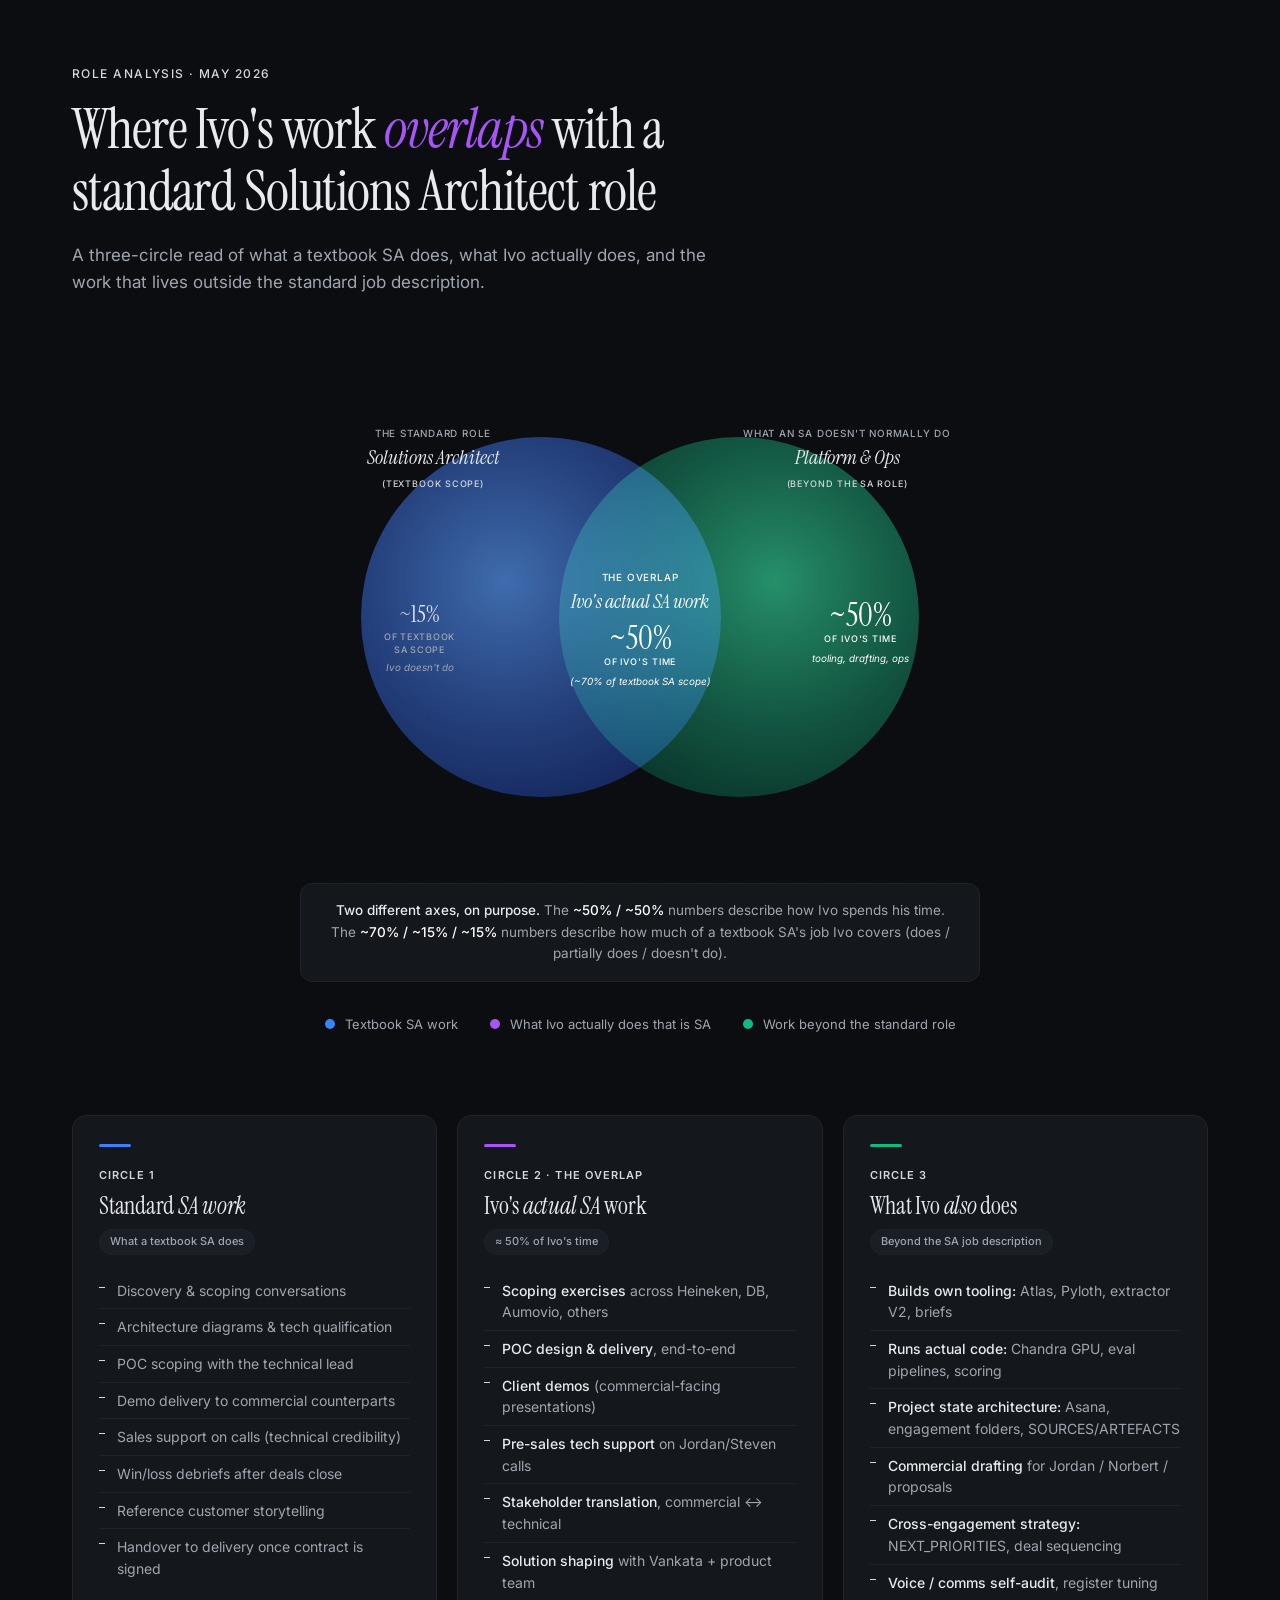
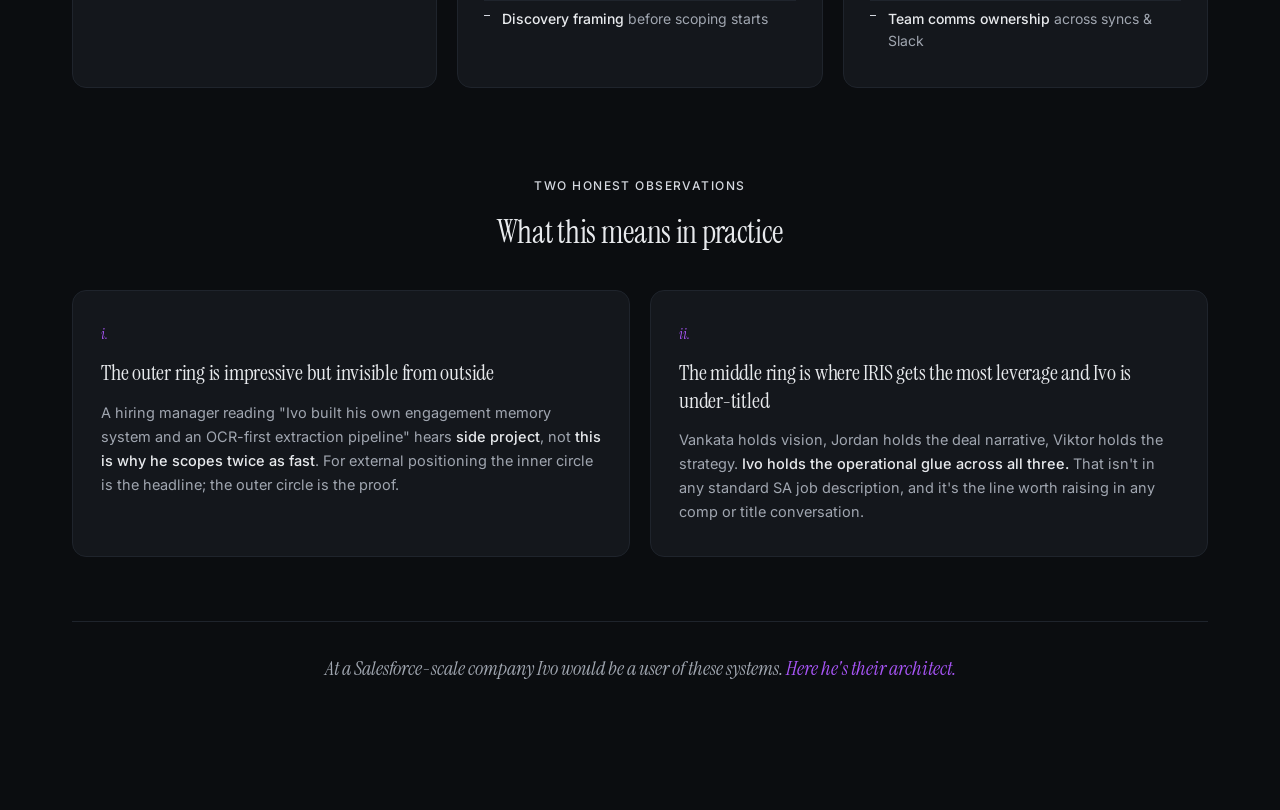
<file: _assets/sa-position/sa-overlap-venn.html>
<!doctype html>
<html lang="en">
<head>
<meta charset="utf-8" />
<meta name="viewport" content="width=device-width, initial-scale=1" />
<title>Where my role overlaps with a standard Solutions Architect</title>
<link rel="preconnect" href="https://fonts.googleapis.com">
<link rel="preconnect" href="https://fonts.gstatic.com" crossorigin>
<link href="https://fonts.googleapis.com/css2?family=Instrument+Serif:ital@0;1&family=Inter:wght@400;500;600;700&display=swap" rel="stylesheet">
<style>
  :root {
    --bg: #0b0d10;
    --surface: #14171c;
    --surface-2: #1a1e25;
    --border: #262b34;
    --border-soft: #1f242c;
    --text: #e8eaed;
    --text-dim: #a0a6b0;
    --text-faint: #d4d8df;
    --accent-sa: #3b82f6;
    --accent-beyond: #10b981;
    --accent-overlap: #a855f7;
    --accent-overlap-soft: rgba(168, 85, 247, 0.15);
  }

  * { box-sizing: border-box; margin: 0; padding: 0; }

  html, body {
    background: var(--bg);
    color: var(--text);
    font-family: 'Inter', -apple-system, BlinkMacSystemFont, sans-serif;
    font-size: 16px;
    line-height: 1.6;
    -webkit-font-smoothing: antialiased;
    -moz-osx-font-smoothing: grayscale;
  }

  .container {
    max-width: 1200px;
    margin: 0 auto;
    padding: 64px 32px 96px;
  }

  /* Header */
  .header {
    margin-bottom: 64px;
    max-width: 720px;
  }

  .eyebrow {
    font-size: 12px;
    font-weight: 500;
    letter-spacing: 0.12em;
    text-transform: uppercase;
    color: var(--text-faint);
    margin-bottom: 16px;
  }

  h1 {
    font-family: 'Instrument Serif', Georgia, serif;
    font-weight: 400;
    font-size: clamp(36px, 5vw, 56px);
    line-height: 1.1;
    letter-spacing: -0.02em;
    margin-bottom: 20px;
    color: var(--text);
  }

  h1 em {
    font-style: italic;
    color: var(--accent-overlap);
  }

  .subtitle {
    font-size: 17px;
    color: var(--text-dim);
    line-height: 1.55;
    max-width: 640px;
  }

  /* Venn diagram */
  .venn-wrap {
    display: flex;
    justify-content: center;
    align-items: center;
    padding: 24px 0 8px;
    margin-bottom: 24px;
    position: relative;
  }

  .venn {
    width: min(720px, 100%);
    height: auto;
    display: block;
  }

  .venn-circle {
    mix-blend-mode: screen;
    opacity: 0.78;
  }

  .venn-label-main {
    font-family: 'Instrument Serif', Georgia, serif;
    font-size: 22px;
    font-style: italic;
    fill: var(--text);
  }

  .venn-label-sub {
    font-family: 'Inter', sans-serif;
    font-size: 11px;
    font-weight: 500;
    letter-spacing: 0.08em;
    text-transform: uppercase;
    fill: var(--text-dim);
  }

  .venn-pct {
    font-family: 'Instrument Serif', Georgia, serif;
    font-size: 36px;
    font-weight: 400;
    fill: var(--text);
  }

  .venn-pct-label {
    font-family: 'Inter', sans-serif;
    font-size: 10px;
    font-weight: 500;
    letter-spacing: 0.1em;
    text-transform: uppercase;
    fill: var(--text-faint);
  }

  .venn-pct-inner {
    font-family: 'Instrument Serif', Georgia, serif;
    font-size: 26px;
    font-weight: 400;
    fill: var(--text);
  }

  .venn-pct-inner-label {
    font-family: 'Inter', sans-serif;
    font-size: 10px;
    font-weight: 500;
    letter-spacing: 0.08em;
    text-transform: uppercase;
    fill: var(--text-dim);
  }

  .venn-pct-inner-note {
    font-family: 'Inter', sans-serif;
    font-size: 11px;
    font-weight: 400;
    font-style: italic;
    fill: var(--text-dim);
  }

  /* Axis explanation note under venn */
  .axis-note {
    max-width: 680px;
    margin: 8px auto 32px;
    padding: 16px 24px;
    background: var(--surface);
    border: 1px solid var(--border-soft);
    border-radius: 12px;
    text-align: center;
  }

  .axis-note p {
    font-size: 13.5px;
    line-height: 1.6;
    color: var(--text-dim);
  }

  .axis-note strong {
    color: var(--text);
    font-weight: 500;
  }

  /* Legend */
  .legend {
    display: flex;
    justify-content: center;
    gap: 32px;
    margin-bottom: 80px;
    flex-wrap: wrap;
  }

  .legend-item {
    display: flex;
    align-items: center;
    gap: 10px;
    font-size: 13px;
    color: var(--text-dim);
  }

  .legend-dot {
    width: 10px;
    height: 10px;
    border-radius: 50%;
  }

  /* Three-column bento */
  .columns {
    display: grid;
    grid-template-columns: repeat(3, 1fr);
    gap: 20px;
    margin-bottom: 32px;
  }

  @media (max-width: 900px) {
    .columns { grid-template-columns: 1fr; }
  }

  .col {
    background: var(--surface);
    border: 1px solid var(--border-soft);
    border-radius: 14px;
    padding: 28px 26px;
    position: relative;
    transition: border-color 0.2s ease;
  }

  .col:hover {
    border-color: var(--border);
  }

  .col-accent {
    height: 3px;
    border-radius: 2px;
    margin-bottom: 20px;
    width: 32px;
  }

  .col.sa .col-accent { background: var(--accent-sa); }
  .col.overlap .col-accent { background: var(--accent-overlap); }
  .col.beyond .col-accent { background: var(--accent-beyond); }

  .col-eyebrow {
    font-size: 11px;
    font-weight: 600;
    letter-spacing: 0.1em;
    text-transform: uppercase;
    color: var(--text-faint);
    margin-bottom: 8px;
  }

  .col h2 {
    font-family: 'Instrument Serif', Georgia, serif;
    font-weight: 400;
    font-size: 24px;
    line-height: 1.2;
    margin-bottom: 6px;
    color: var(--text);
    letter-spacing: -0.01em;
  }

  .col h2 em { font-style: italic; }

  .col-tag {
    display: inline-block;
    font-size: 11px;
    font-weight: 500;
    color: var(--text-dim);
    background: var(--surface-2);
    border: 1px solid var(--border-soft);
    padding: 3px 10px;
    border-radius: 999px;
    margin-bottom: 18px;
  }

  .col ul {
    list-style: none;
    padding: 0;
  }

  .col li {
    font-size: 14px;
    line-height: 1.55;
    color: var(--text-dim);
    padding: 7px 0 7px 18px;
    position: relative;
    border-bottom: 1px solid var(--border-soft);
  }

  .col li:last-child { border-bottom: none; }

  .col li::before {
    content: '';
    position: absolute;
    left: 0;
    top: 14px;
    width: 6px;
    height: 1px;
    background: var(--text-faint);
  }

  .col li strong {
    color: var(--text);
    font-weight: 500;
  }

  /* Synthesis section */
  .synthesis-header {
    margin: 88px 0 32px;
    text-align: center;
  }

  .synthesis-header .eyebrow { margin-bottom: 12px; }

  .synthesis-header h3 {
    font-family: 'Instrument Serif', Georgia, serif;
    font-weight: 400;
    font-size: 32px;
    letter-spacing: -0.01em;
  }

  .synthesis {
    display: grid;
    grid-template-columns: 1fr 1fr;
    gap: 20px;
  }

  @media (max-width: 720px) {
    .synthesis { grid-template-columns: 1fr; }
  }

  .insight {
    background: var(--surface);
    border: 1px solid var(--border-soft);
    border-radius: 14px;
    padding: 32px 28px;
  }

  .insight-num {
    font-family: 'Instrument Serif', Georgia, serif;
    font-style: italic;
    font-size: 14px;
    color: var(--accent-overlap);
    margin-bottom: 14px;
    display: block;
  }

  .insight h4 {
    font-family: 'Instrument Serif', Georgia, serif;
    font-weight: 400;
    font-size: 22px;
    line-height: 1.25;
    margin-bottom: 14px;
    color: var(--text);
    letter-spacing: -0.01em;
  }

  .insight p {
    color: var(--text-dim);
    font-size: 14.5px;
    line-height: 1.65;
  }

  .insight p strong { color: var(--text); font-weight: 500; }

  /* Closing line */
  .closing {
    margin-top: 64px;
    text-align: center;
    padding: 32px 24px;
    border-top: 1px solid var(--border-soft);
  }

  .closing p {
    font-family: 'Instrument Serif', Georgia, serif;
    font-style: italic;
    font-size: 20px;
    color: var(--text-dim);
    line-height: 1.4;
    max-width: 640px;
    margin: 0 auto;
  }

  .closing p span {
    color: var(--accent-overlap);
  }

  /* Subtle decorative dot grid */
  body::before {
    content: '';
    position: fixed;
    inset: 0;
    background-image: radial-gradient(circle, rgba(255,255,255,0.025) 1px, transparent 1px);
    background-size: 32px 32px;
    pointer-events: none;
    z-index: 0;
  }

  .container { position: relative; z-index: 1; }
</style>
</head>
<body>
<div class="container">

  <header class="header">
    <div class="eyebrow">Role Analysis · May 2026</div>
    <h1>Where Ivo's work <em>overlaps</em> with a standard Solutions Architect role</h1>
    <p class="subtitle">A three-circle read of what a textbook SA does, what Ivo actually does, and the work that lives outside the standard job description.</p>
  </header>

  <!-- Venn diagram -->
  <div class="venn-wrap">
    <svg class="venn" viewBox="0 0 800 520" xmlns="http://www.w3.org/2000/svg" aria-label="Venn diagram of role overlap">
      <!-- Two overlapping circles, on a dark background using screen blend -->
      <defs>
        <radialGradient id="gradSA" cx="0.4" cy="0.4" r="0.7">
          <stop offset="0%" stop-color="#5b9eff" stop-opacity="0.85"/>
          <stop offset="100%" stop-color="#1e40af" stop-opacity="0.6"/>
        </radialGradient>
        <radialGradient id="gradBeyond" cx="0.6" cy="0.4" r="0.7">
          <stop offset="0%" stop-color="#34d399" stop-opacity="0.85"/>
          <stop offset="100%" stop-color="#065f46" stop-opacity="0.6"/>
        </radialGradient>
      </defs>

      <!-- Standard SA (left) -->
      <circle class="venn-circle" cx="290" cy="260" r="200" fill="url(#gradSA)" />
      <!-- Beyond SA (right) -->
      <circle class="venn-circle" cx="510" cy="260" r="200" fill="url(#gradBeyond)" />

      <!-- Top labels: circle titles -->
      <text class="venn-label-sub" x="170" y="60" text-anchor="middle">The standard role</text>
      <text class="venn-label-main" x="170" y="90" text-anchor="middle">Solutions Architect</text>
      <text class="venn-pct-label" x="170" y="115" text-anchor="middle">(textbook scope)</text>

      <text class="venn-label-sub" x="630" y="60" text-anchor="middle">What an SA doesn't normally do</text>
      <text class="venn-label-main" x="630" y="90" text-anchor="middle">Platform &amp; Ops</text>
      <text class="venn-pct-label" x="630" y="115" text-anchor="middle">(beyond the SA role)</text>

      <!-- Left-only region: SA work Ivo does NOT do -->
      <text class="venn-pct-inner" x="155" y="265" text-anchor="middle">~15%</text>
      <text class="venn-pct-inner-label" x="155" y="285" text-anchor="middle">of textbook</text>
      <text class="venn-pct-inner-label" x="155" y="300" text-anchor="middle">SA scope</text>
      <text class="venn-pct-inner-note" x="155" y="320" text-anchor="middle">Ivo doesn't do</text>

      <!-- Overlap region: SA work Ivo does -->
      <text class="venn-label-sub" x="400" y="220" text-anchor="middle" style="fill:#ffffff;">The overlap</text>
      <text class="venn-label-main" x="400" y="250" text-anchor="middle" style="fill:#ffffff;">Ivo's actual SA work</text>
      <text class="venn-pct" x="400" y="295" text-anchor="middle" style="fill:#ffffff;">~50%</text>
      <text class="venn-pct-label" x="400" y="313" text-anchor="middle" style="fill:#ffffff;">of Ivo's time</text>
      <text class="venn-pct-inner-note" x="400" y="335" text-anchor="middle" style="fill:#ffffff;">(~70% of textbook SA scope)</text>

      <!-- Right-only region: beyond-SA work Ivo does -->
      <text class="venn-pct" x="645" y="270" text-anchor="middle" style="fill:#ffffff;">~50%</text>
      <text class="venn-pct-label" x="645" y="288" text-anchor="middle" style="fill:#ffffff;">of Ivo's time</text>
      <text class="venn-pct-inner-note" x="645" y="310" text-anchor="middle" style="fill:#ffffff;">tooling, drafting, ops</text>
    </svg>
  </div>

  <div class="axis-note">
    <p><strong>Two different axes, on purpose.</strong> The <strong style="color:#ffffff;">~50% / ~50%</strong> numbers describe how Ivo spends his time. The <strong style="color:#ffffff;">~70% / ~15% / ~15%</strong> numbers describe how much of a textbook SA's job Ivo covers (does / partially does / doesn't do).</p>
  </div>

  <div class="legend">
    <div class="legend-item">
      <span class="legend-dot" style="background: var(--accent-sa);"></span>
      Textbook SA work
    </div>
    <div class="legend-item">
      <span class="legend-dot" style="background: var(--accent-overlap);"></span>
      What Ivo actually does that is SA
    </div>
    <div class="legend-item">
      <span class="legend-dot" style="background: var(--accent-beyond);"></span>
      Work beyond the standard role
    </div>
  </div>

  <!-- Three columns -->
  <div class="columns">
    <article class="col sa">
      <div class="col-accent"></div>
      <div class="col-eyebrow">Circle 1</div>
      <h2>Standard <em>SA work</em></h2>
      <span class="col-tag">What a textbook SA does</span>
      <ul>
        <li>Discovery &amp; scoping conversations</li>
        <li>Architecture diagrams &amp; tech qualification</li>
        <li>POC scoping with the technical lead</li>
        <li>Demo delivery to commercial counterparts</li>
        <li>Sales support on calls (technical credibility)</li>
        <li>Win/loss debriefs after deals close</li>
        <li>Reference customer storytelling</li>
        <li>Handover to delivery once contract is signed</li>
      </ul>
    </article>

    <article class="col overlap">
      <div class="col-accent"></div>
      <div class="col-eyebrow">Circle 2 · The overlap</div>
      <h2>Ivo's <em>actual SA</em> work</h2>
      <span class="col-tag">≈ 50% of Ivo's time</span>
      <ul>
        <li><strong>Scoping exercises</strong> across Heineken, DB, Aumovio, others</li>
        <li><strong>POC design &amp; delivery</strong>, end-to-end</li>
        <li><strong>Client demos</strong> (commercial-facing presentations)</li>
        <li><strong>Pre-sales tech support</strong> on Jordan/Steven calls</li>
        <li><strong>Stakeholder translation</strong>, commercial ↔ technical</li>
        <li><strong>Solution shaping</strong> with Vankata + product team</li>
        <li><strong>Discovery framing</strong> before scoping starts</li>
      </ul>
    </article>

    <article class="col beyond">
      <div class="col-accent"></div>
      <div class="col-eyebrow">Circle 3</div>
      <h2>What Ivo <em>also</em> does</h2>
      <span class="col-tag">Beyond the SA job description</span>
      <ul>
        <li><strong>Builds own tooling:</strong> Atlas, Pyloth, extractor V2, briefs</li>
        <li><strong>Runs actual code:</strong> Chandra GPU, eval pipelines, scoring</li>
        <li><strong>Project state architecture:</strong> Asana, engagement folders, SOURCES/ARTEFACTS</li>
        <li><strong>Commercial drafting</strong> for Jordan / Norbert / proposals</li>
        <li><strong>Cross-engagement strategy:</strong> NEXT_PRIORITIES, deal sequencing</li>
        <li><strong>Voice / comms self-audit</strong>, register tuning</li>
        <li><strong>Team comms ownership</strong> across syncs &amp; Slack</li>
      </ul>
    </article>
  </div>

  <!-- Synthesis -->
  <div class="synthesis-header">
    <div class="eyebrow">Two honest observations</div>
    <h3>What this means in practice</h3>
  </div>

  <div class="synthesis">
    <article class="insight">
      <span class="insight-num">i.</span>
      <h4>The outer ring is impressive but invisible from outside</h4>
      <p>A hiring manager reading "Ivo built his own engagement memory system and an OCR-first extraction pipeline" hears <strong>side project</strong>, not <strong>this is why he scopes twice as fast</strong>. For external positioning the inner circle is the headline; the outer circle is the proof.</p>
    </article>

    <article class="insight">
      <span class="insight-num">ii.</span>
      <h4>The middle ring is where IRIS gets the most leverage and Ivo is under-titled</h4>
      <p>Vankata holds vision, Jordan holds the deal narrative, Viktor holds the strategy. <strong>Ivo holds the operational glue across all three.</strong> That isn't in any standard SA job description, and it's the line worth raising in any comp or title conversation.</p>
    </article>
  </div>

  <div class="closing">
    <p>At a Salesforce-scale company Ivo would be a <em>user</em> of these systems. <span>Here he's their architect.</span></p>
  </div>

</div>
</body>
</html>
</file>
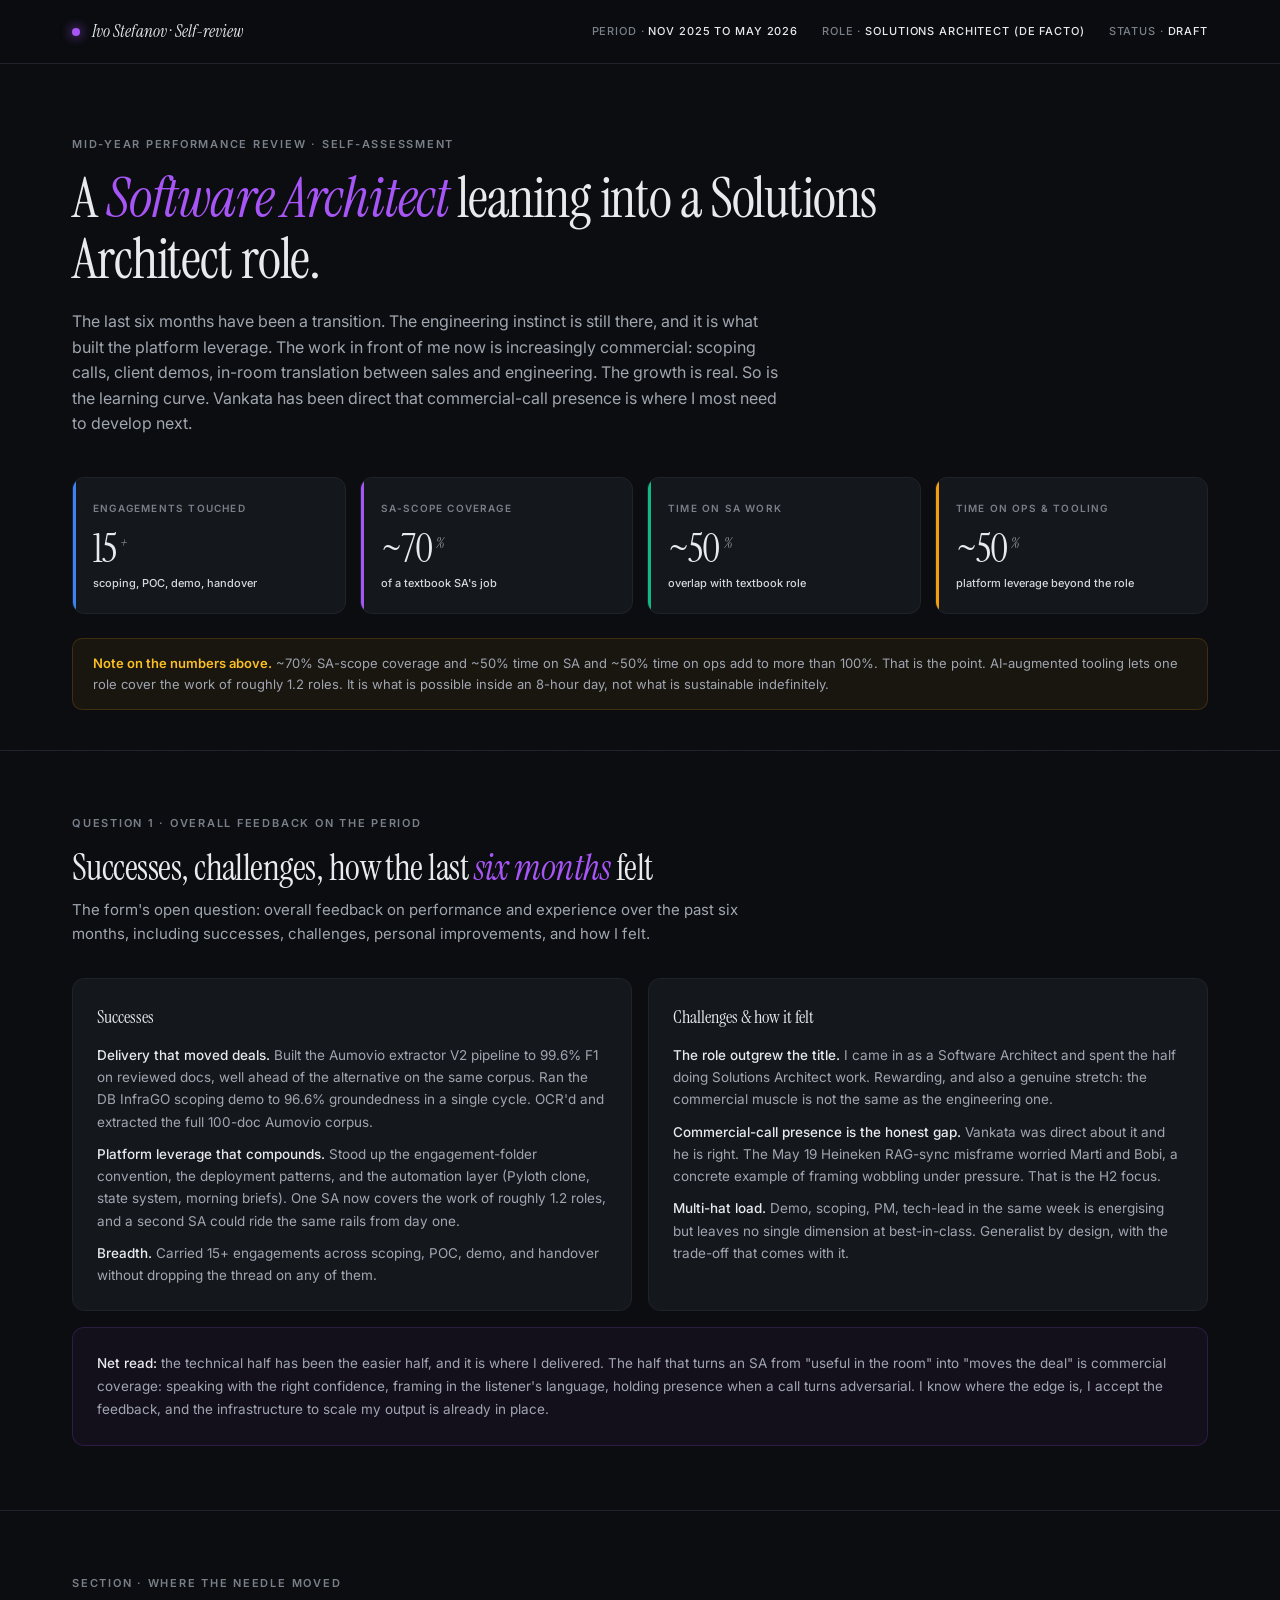
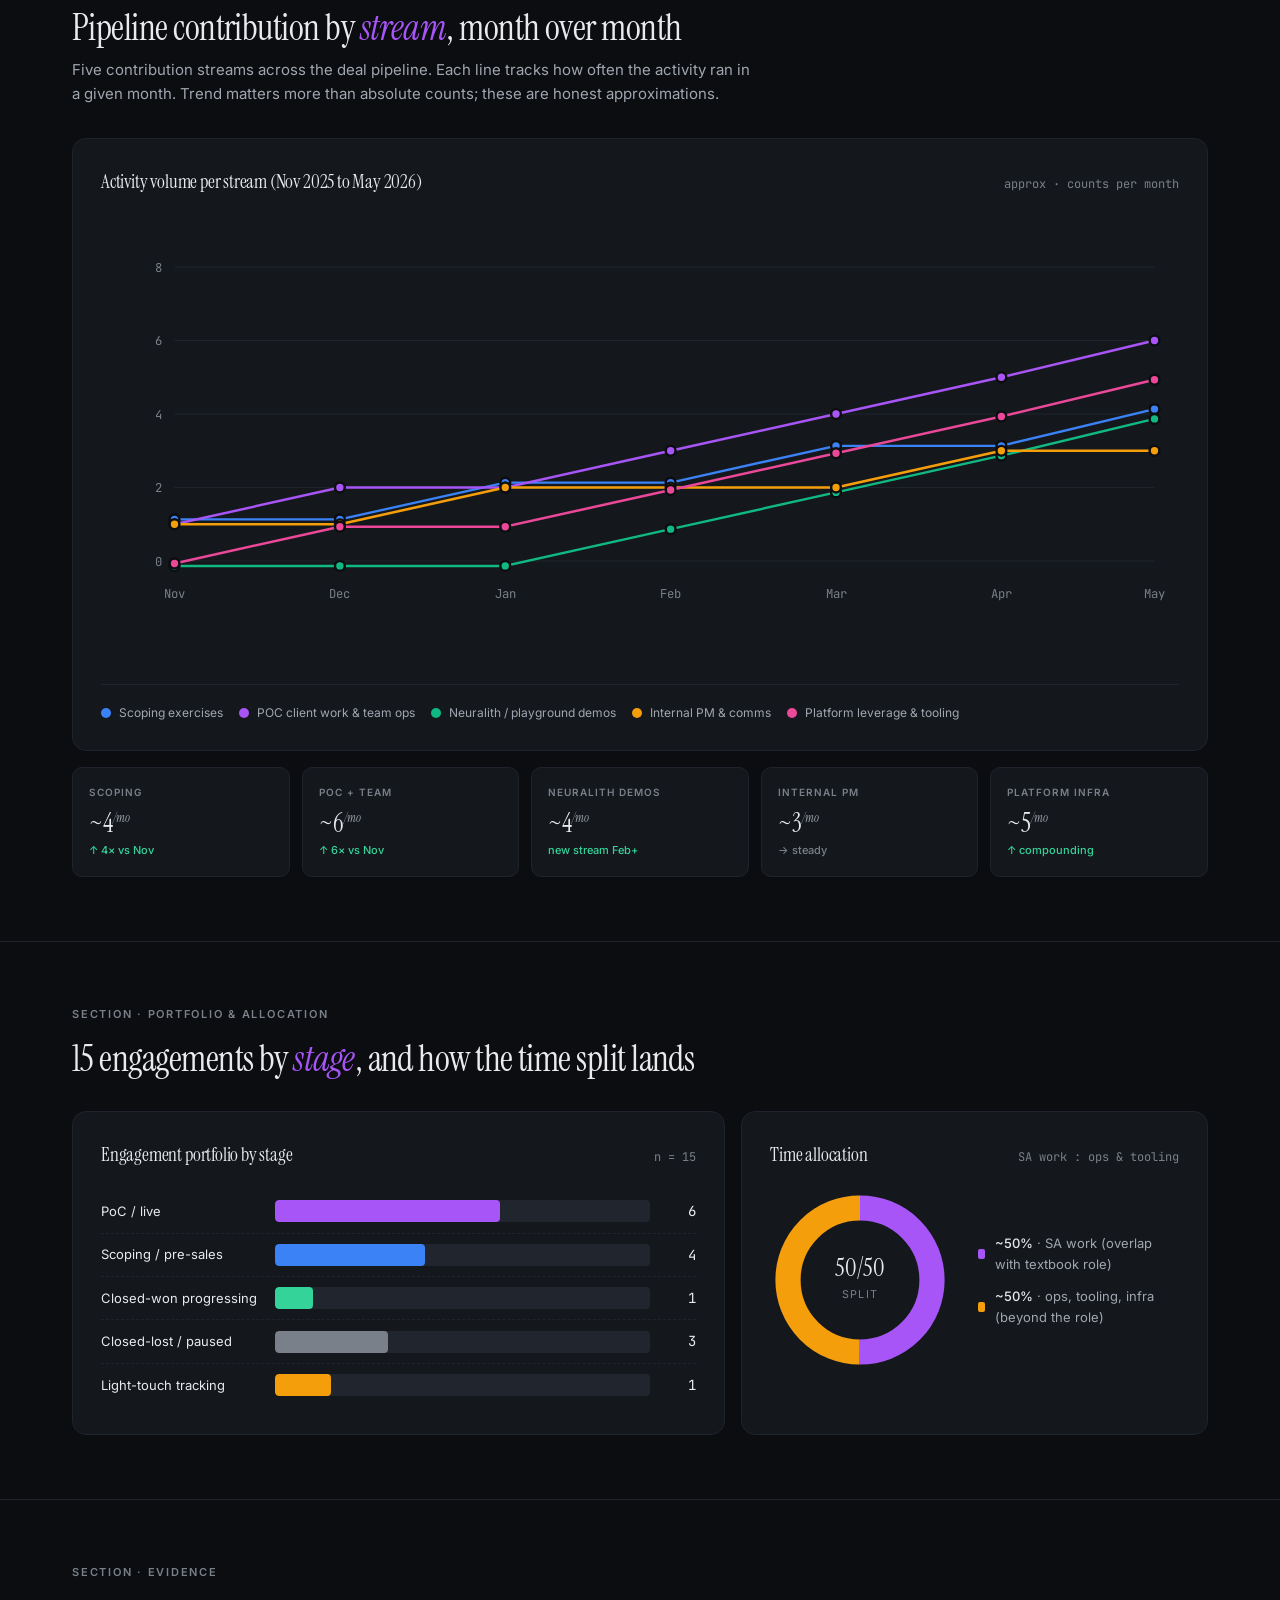
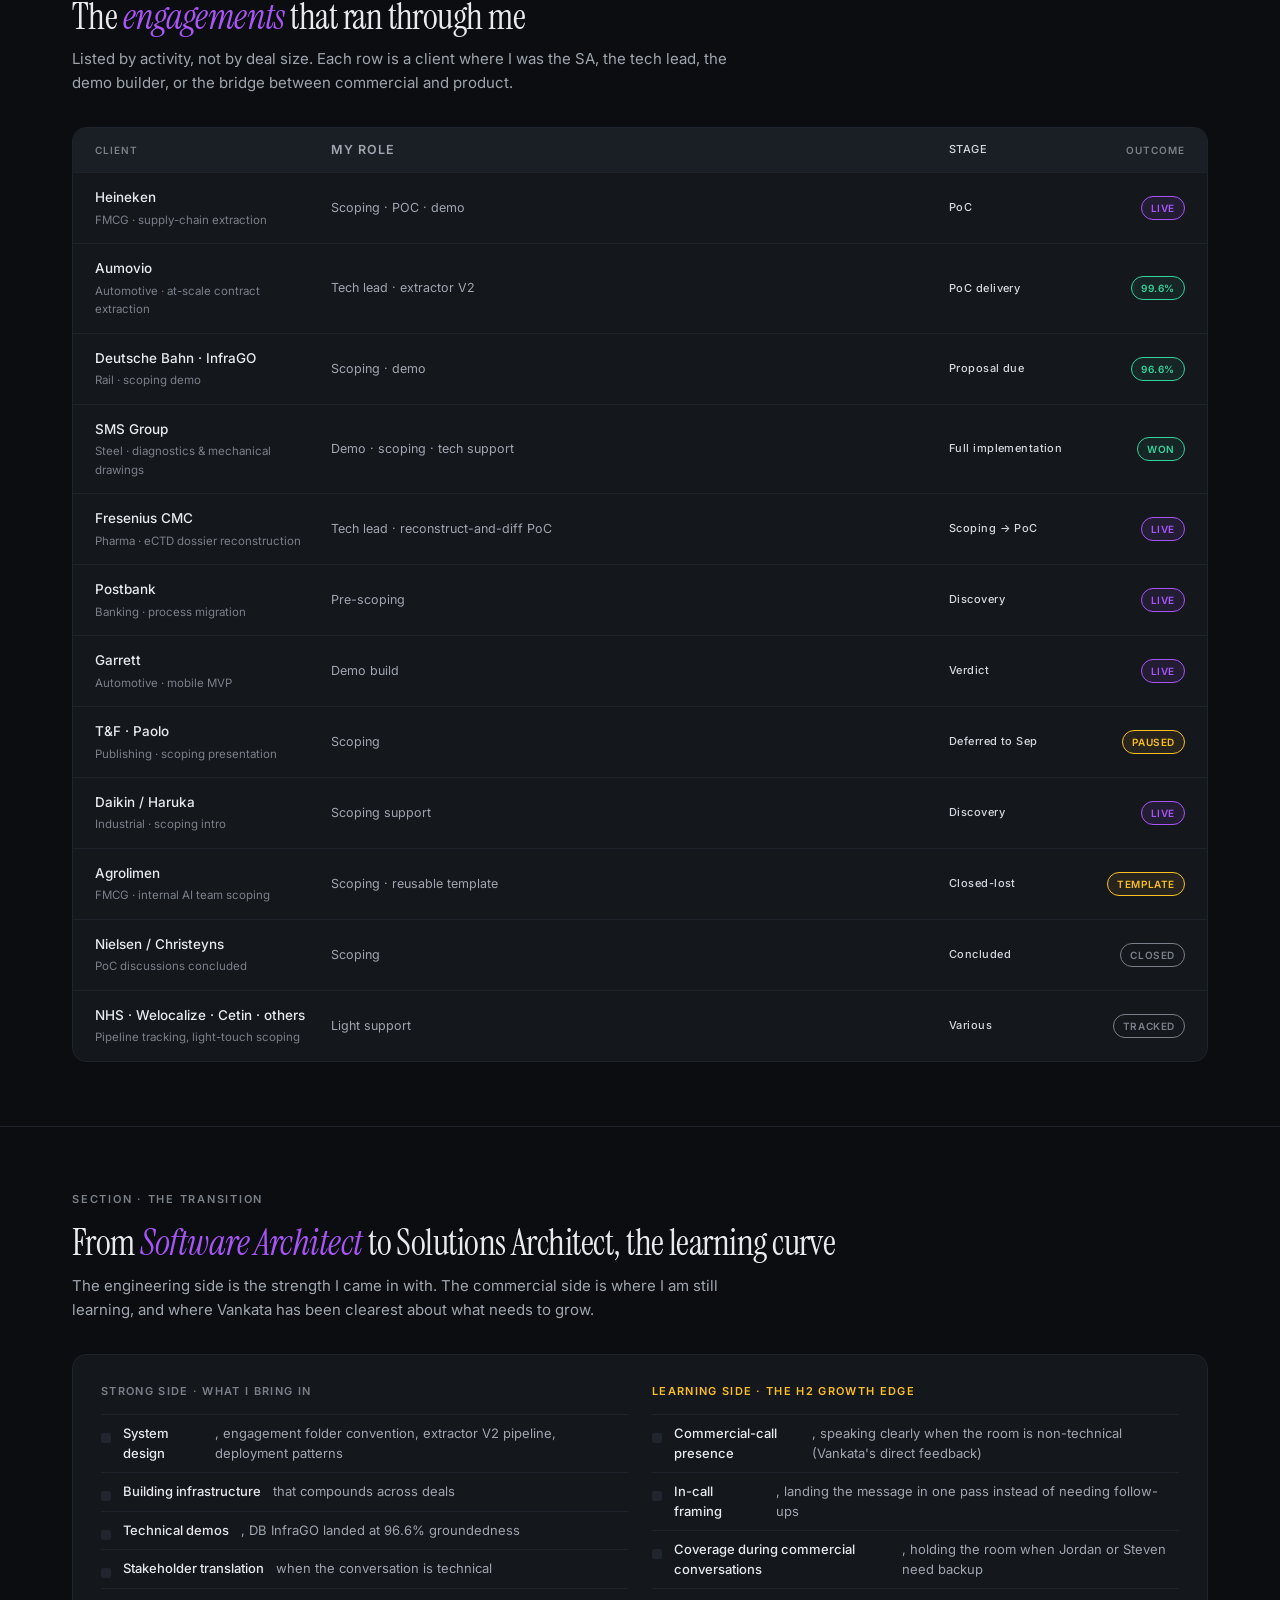
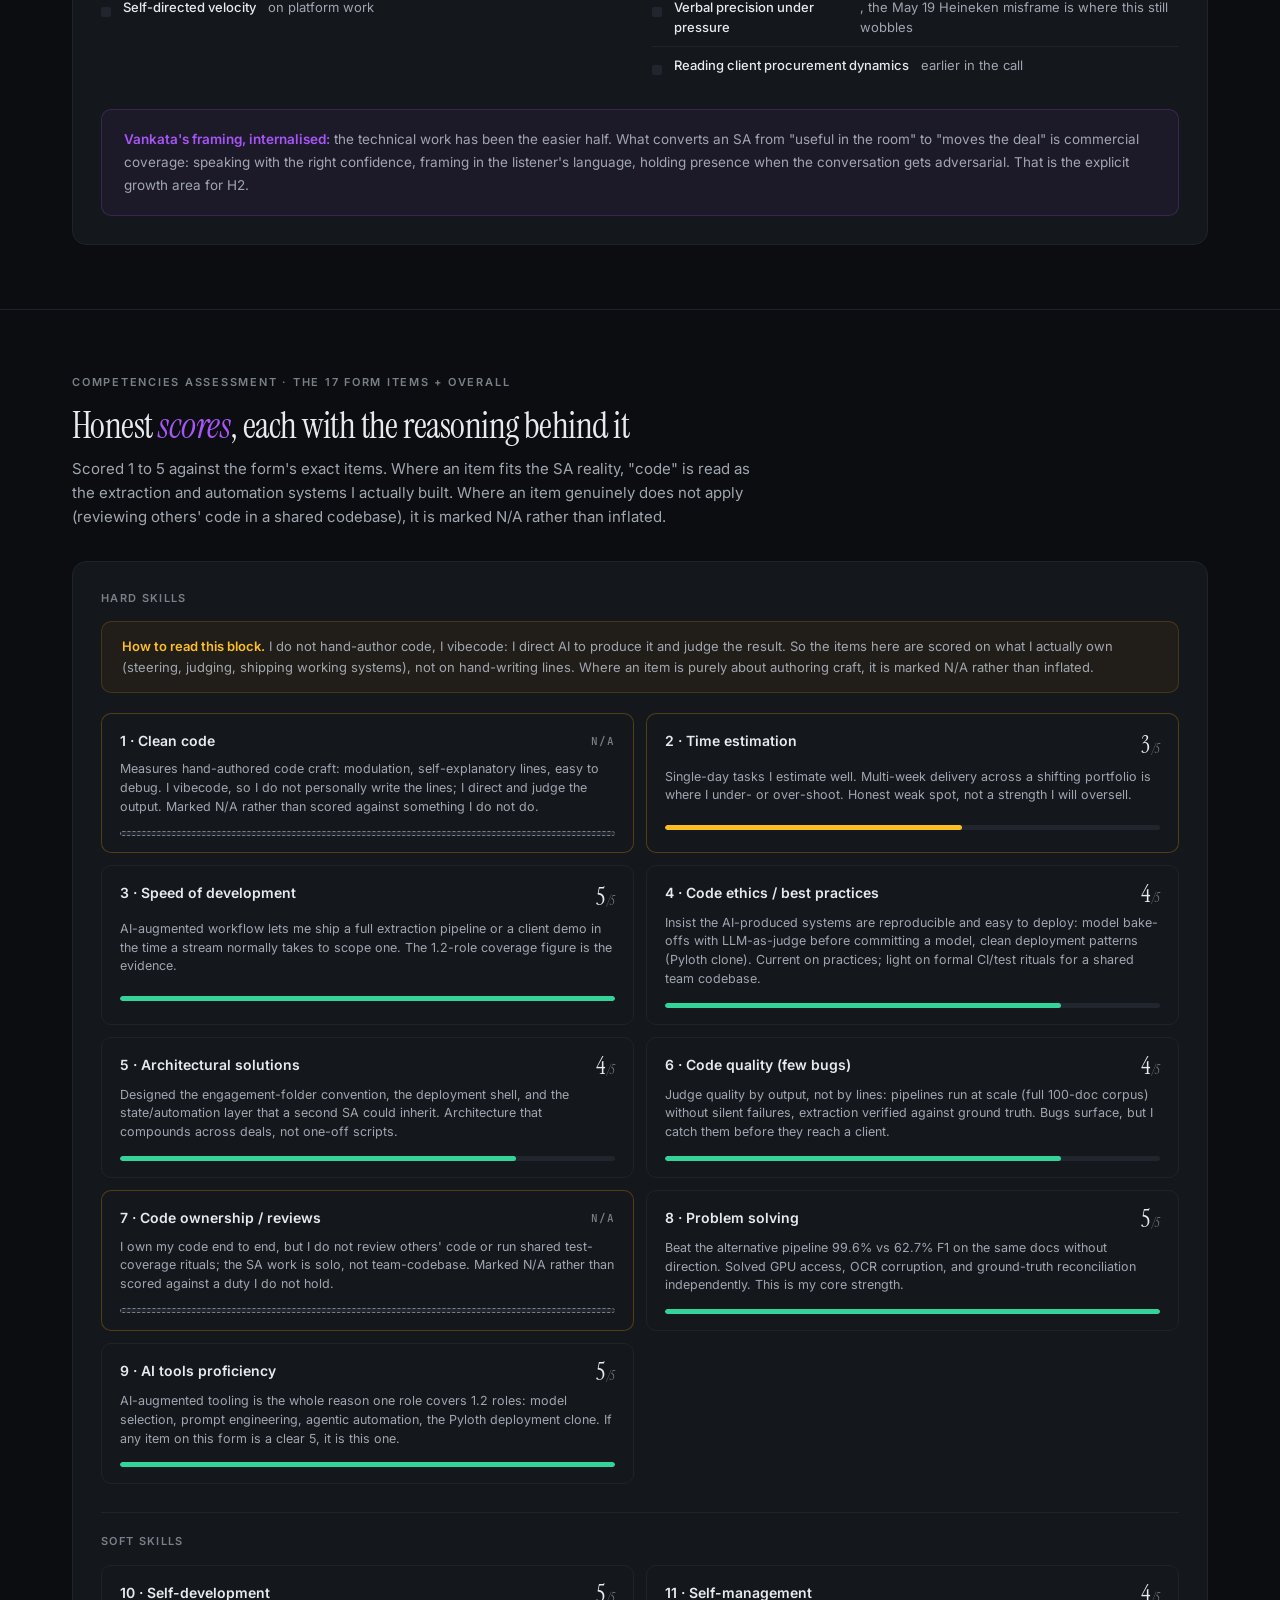
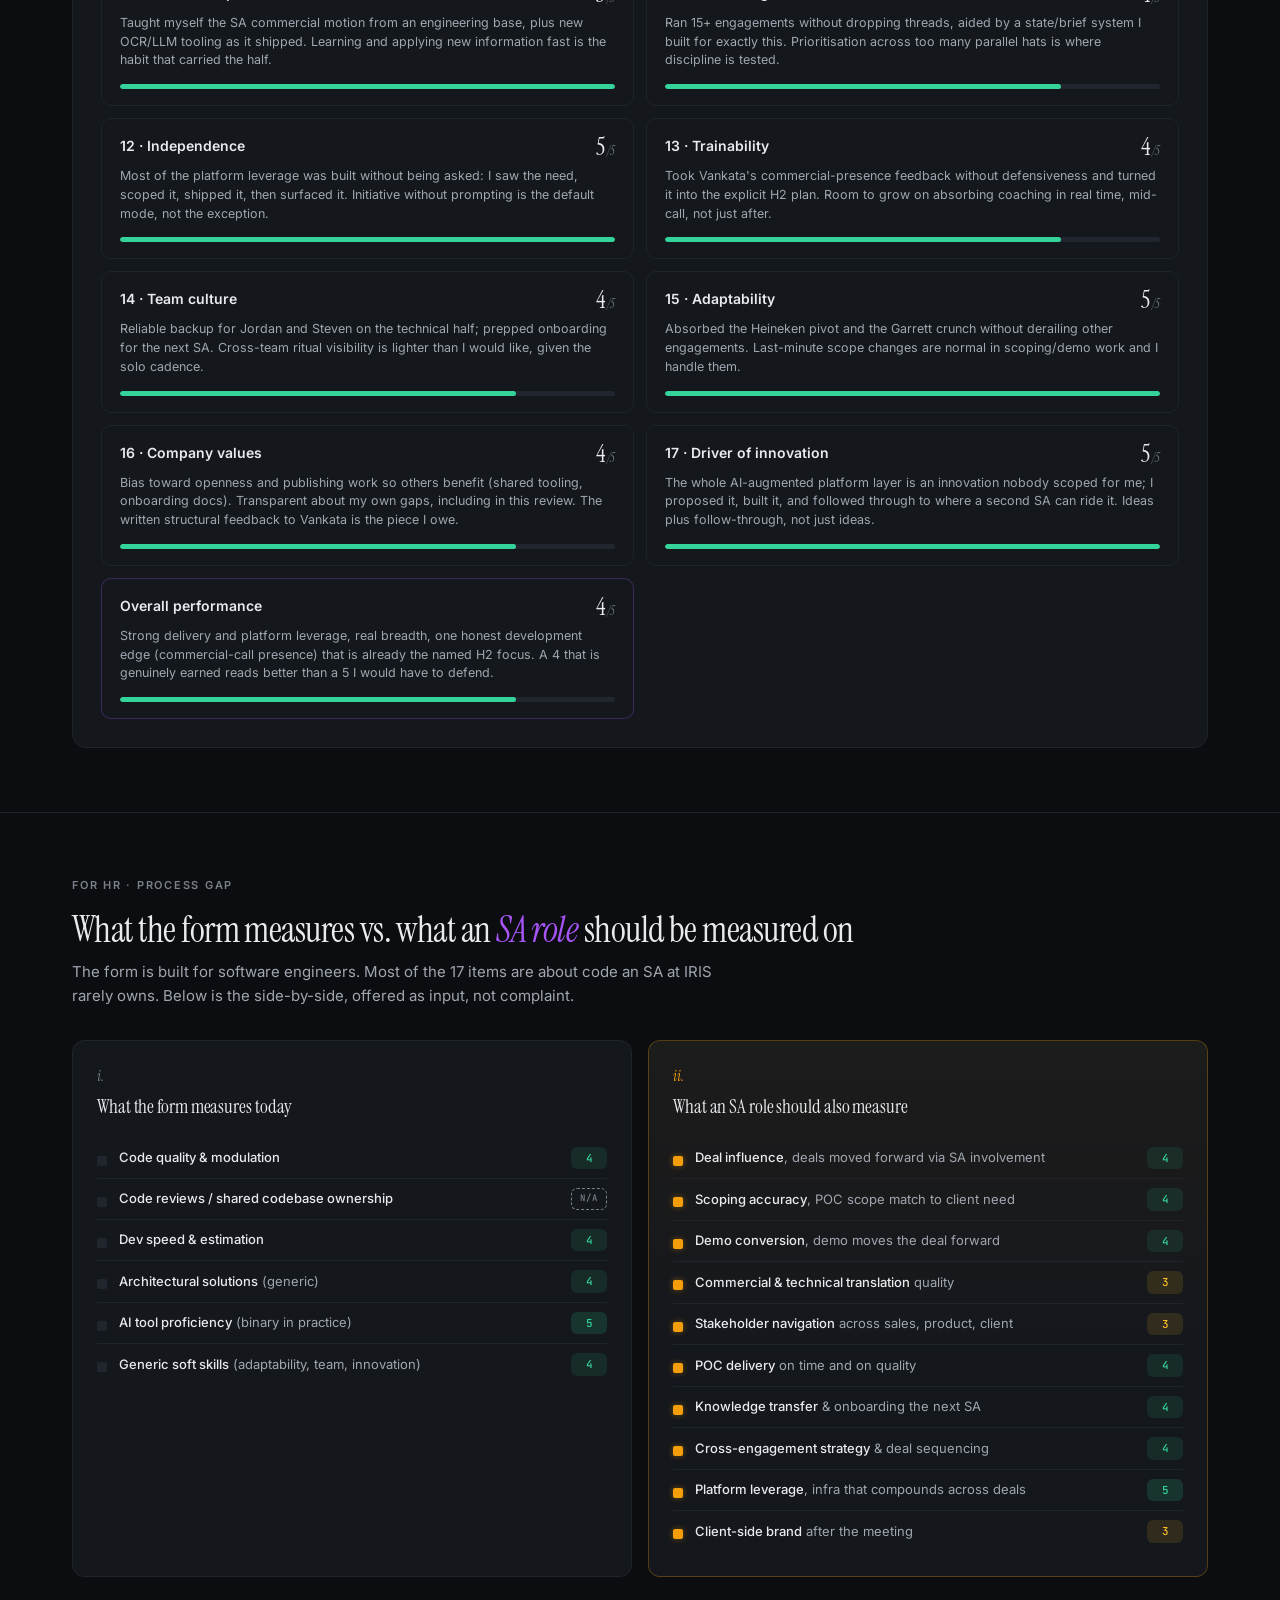
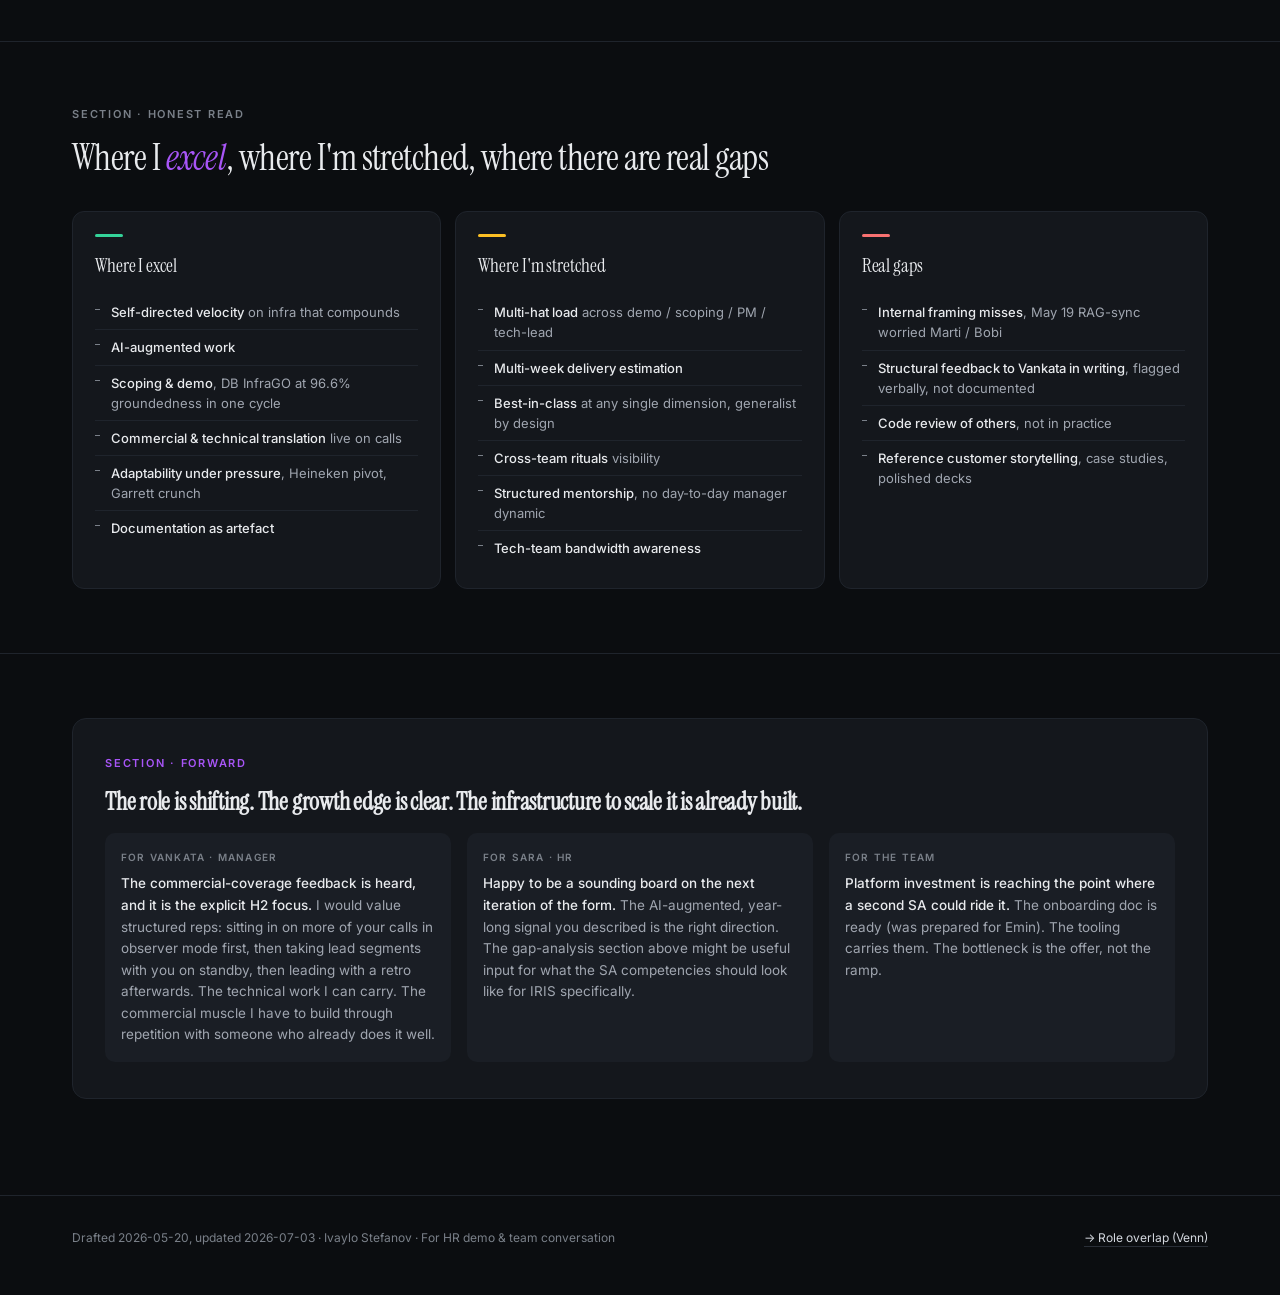
<file: _assets/sa-position/self-review-dashboard.html>
<!doctype html>
<html lang="en">
<head>
<meta charset="utf-8" />
<meta name="viewport" content="width=device-width, initial-scale=1" />
<title>Ivo Stefanov · Self-review · H1 2026</title>
<link rel="preconnect" href="https://fonts.googleapis.com">
<link rel="preconnect" href="https://fonts.gstatic.com" crossorigin>
<link href="https://fonts.googleapis.com/css2?family=Instrument+Serif:ital@0;1&family=Inter:wght@400;500;600;700&family=JetBrains+Mono:wght@400;500&display=swap" rel="stylesheet">
<style>
  :root {
    --bg: #0b0d10;
    --surface: #14171c;
    --surface-2: #1a1e25;
    --surface-3: #20252e;
    --border: #2a2f38;
    --border-soft: #1f242c;
    --text: #e8eaed;
    --text-dim: #a0a6b0;
    --text-faint: #d4d8df;
    --text-muted: #7a8089;
    --c-scoping: #3b82f6;
    --c-poc: #a855f7;
    --c-demo: #10b981;
    --c-ops: #f59e0b;
    --c-infra: #ec4899;
    --good: #34d399;
    --ok: #fbbf24;
    --weak: #f87171;
    --gap: #f59e0b;
  }
  * { box-sizing: border-box; margin: 0; padding: 0; }
  html, body {
    background: var(--bg); color: var(--text);
    font-family: 'Inter', -apple-system, BlinkMacSystemFont, sans-serif;
    font-size: 16px; line-height: 1.6;
    -webkit-font-smoothing: antialiased; -moz-osx-font-smoothing: grayscale;
  }
  body::before {
    content: ''; position: fixed; inset: 0;
    background-image: radial-gradient(circle, rgba(255,255,255,0.025) 1px, transparent 1px);
    background-size: 32px 32px; pointer-events: none; z-index: 0;
  }
  .page { position: relative; z-index: 1; }
  .container { max-width: 1200px; margin: 0 auto; padding: 0 32px; }
  .mono { font-family: 'JetBrains Mono', ui-monospace, monospace; font-variant-numeric: tabular-nums; }

  .topbar {
    border-bottom: 1px solid var(--border-soft);
    padding: 18px 0; position: sticky; top: 0;
    background: rgba(11, 13, 16, 0.85);
    backdrop-filter: blur(12px); -webkit-backdrop-filter: blur(12px);
    z-index: 10;
  }
  .topbar-inner {
    display: flex; align-items: center; justify-content: space-between;
    gap: 24px; flex-wrap: wrap;
  }
  .topbar-id {
    display: flex; align-items: center; gap: 12px;
    font-family: 'Instrument Serif', Georgia, serif;
    font-style: italic; font-size: 17px; color: var(--text);
  }
  .topbar-id::before {
    content: ''; width: 8px; height: 8px;
    background: var(--c-poc); border-radius: 50%;
    box-shadow: 0 0 12px var(--c-poc);
  }
  .topbar-meta {
    display: flex; gap: 24px; align-items: center;
    font-size: 11px; font-weight: 500; letter-spacing: 0.08em;
    text-transform: uppercase; color: var(--text-muted); flex-wrap: wrap;
  }
  .topbar-meta strong { color: var(--text); font-weight: 500; }

  .hero { padding: 72px 0 40px; }
  .eyebrow {
    font-size: 11px; font-weight: 600; letter-spacing: 0.16em;
    text-transform: uppercase; color: var(--text-muted); margin-bottom: 14px;
  }
  h1 {
    font-family: 'Instrument Serif', Georgia, serif; font-weight: 400;
    font-size: clamp(36px, 5vw, 56px); line-height: 1.1;
    letter-spacing: -0.02em; color: var(--text);
    margin-bottom: 18px; max-width: 880px;
  }
  h1 em { font-style: italic; color: var(--c-poc); }
  .hero-sub {
    font-size: 16px; color: var(--text-dim); line-height: 1.6; max-width: 720px;
  }

  .kpi-grid {
    display: grid; grid-template-columns: repeat(4, 1fr); gap: 14px; margin-top: 40px;
  }
  @media (max-width: 900px) { .kpi-grid { grid-template-columns: repeat(2, 1fr); } }
  @media (max-width: 540px) { .kpi-grid { grid-template-columns: 1fr; } }
  .kpi {
    background: var(--surface); border: 1px solid var(--border-soft);
    border-radius: 12px; padding: 22px 20px;
    position: relative; overflow: hidden;
  }
  .kpi::after {
    content: ''; position: absolute; left: 0; top: 0; bottom: 0;
    width: 3px; background: var(--c-scoping);
  }
  .kpi.k2::after { background: var(--c-poc); }
  .kpi.k3::after { background: var(--c-demo); }
  .kpi.k4::after { background: var(--c-ops); }
  .kpi-label {
    font-size: 10px; font-weight: 600; letter-spacing: 0.12em;
    text-transform: uppercase; color: var(--text-muted); margin-bottom: 12px;
  }
  .kpi-value {
    font-family: 'Instrument Serif', Georgia, serif;
    font-size: 40px; line-height: 1; color: var(--text);
    margin-bottom: 8px; letter-spacing: -0.02em;
  }
  .kpi-value sup {
    font-size: 14px; color: var(--text-dim); font-style: italic; margin-left: 4px;
  }
  .kpi-delta {
    font-size: 11px; color: var(--text-faint); font-weight: 500; line-height: 1.4;
  }

  .compression {
    margin-top: 24px; padding: 14px 20px;
    background: rgba(245, 158, 11, 0.06);
    border: 1px solid rgba(245, 158, 11, 0.18);
    border-radius: 10px;
    font-size: 13px; color: var(--text-dim); line-height: 1.6;
  }
  .compression strong { color: var(--ok); font-weight: 600; }

  section { padding: 64px 0; border-top: 1px solid var(--border-soft); }
  .section-head { margin-bottom: 32px; max-width: 820px; }
  h2 {
    font-family: 'Instrument Serif', Georgia, serif; font-weight: 400;
    font-size: clamp(26px, 3.5vw, 36px); line-height: 1.15;
    color: var(--text); margin-bottom: 10px; letter-spacing: -0.015em;
  }
  h2 em { font-style: italic; color: var(--c-poc); }
  .section-sub {
    font-size: 15px; color: var(--text-dim); line-height: 1.6; max-width: 680px;
  }

  .panel {
    background: var(--surface); border: 1px solid var(--border-soft);
    border-radius: 14px; padding: 28px;
  }
  .panel-head {
    display: flex; align-items: baseline; justify-content: space-between;
    gap: 16px; flex-wrap: wrap; margin-bottom: 20px;
  }
  .panel-title {
    font-family: 'Instrument Serif', Georgia, serif;
    font-size: 19px; color: var(--text); letter-spacing: -0.01em;
  }
  .panel-caption { font-size: 12px; color: var(--text-muted); }

  /* Narrative (free-text answer) */
  .narrative { display: grid; grid-template-columns: 1fr 1fr; gap: 16px; }
  @media (max-width: 800px) { .narrative { grid-template-columns: 1fr; } }
  .narrative-block {
    background: var(--surface); border: 1px solid var(--border-soft);
    border-radius: 12px; padding: 24px;
  }
  .narrative-block h3 {
    font-family: 'Instrument Serif', Georgia, serif; font-weight: 400;
    font-size: 18px; color: var(--text); margin-bottom: 12px;
  }
  .narrative-block p { font-size: 13.5px; color: var(--text-dim); line-height: 1.65; margin-bottom: 10px; }
  .narrative-block p:last-child { margin-bottom: 0; }
  .narrative-block strong { color: var(--text); font-weight: 500; }
  .narrative-full {
    grid-column: 1 / -1; background: rgba(168, 85, 247, 0.05);
    border: 1px solid rgba(168, 85, 247, 0.18); border-radius: 12px; padding: 24px;
  }
  .narrative-full p { font-size: 13.5px; color: var(--text-dim); line-height: 1.7; }
  .narrative-full strong { color: var(--text); font-weight: 500; }

  .pipeline-chart { width: 100%; height: auto; }
  .pl-axis text {
    font-family: 'JetBrains Mono', monospace;
    font-size: 10px; fill: var(--text-muted); font-variant-numeric: tabular-nums;
  }
  .pl-grid line { stroke: var(--border-soft); stroke-width: 1; }
  .pl-line { fill: none; stroke-width: 2; stroke-linecap: round; stroke-linejoin: round; }
  .pl-dot { stroke: var(--bg); stroke-width: 2; }

  .pl-legend {
    display: flex; flex-wrap: wrap; gap: 16px;
    margin-top: 18px; padding-top: 18px;
    border-top: 1px solid var(--border-soft);
  }
  .pl-legend-item {
    display: flex; align-items: center; gap: 8px;
    font-size: 12px; color: var(--text-dim);
  }
  .pl-legend-dot { width: 10px; height: 10px; border-radius: 50%; }

  .trend-row {
    display: grid; grid-template-columns: repeat(5, 1fr); gap: 12px; margin-top: 16px;
  }
  @media (max-width: 1000px) { .trend-row { grid-template-columns: repeat(3, 1fr); } }
  @media (max-width: 600px) { .trend-row { grid-template-columns: repeat(2, 1fr); } }
  .trend {
    background: var(--surface); border: 1px solid var(--border-soft);
    border-radius: 10px; padding: 16px;
  }
  .trend-stream {
    font-size: 10px; font-weight: 600; letter-spacing: 0.1em;
    text-transform: uppercase; color: var(--text-muted); margin-bottom: 10px;
  }
  .trend-value {
    font-family: 'Instrument Serif', Georgia, serif;
    font-size: 26px; line-height: 1; color: var(--text); margin-bottom: 6px;
  }
  .trend-value sup { font-size: 12px; color: var(--text-dim); font-style: italic; }
  .trend-delta {
    font-size: 11px; font-weight: 500;
    display: flex; align-items: center; gap: 4px;
  }
  .trend-delta.up { color: var(--good); }
  .trend-delta.flat { color: var(--text-muted); }

  .two-up {
    display: grid; grid-template-columns: 1.4fr 1fr; gap: 16px; margin-top: 24px;
  }
  @media (max-width: 1000px) { .two-up { grid-template-columns: 1fr; } }

  .portfolio-row {
    display: flex; align-items: center; gap: 14px;
    padding: 10px 0; border-bottom: 1px dashed var(--border-soft);
  }
  .portfolio-row:last-child { border-bottom: none; }
  .portfolio-label {
    width: 160px; flex-shrink: 0;
    font-size: 13px; color: var(--text);
  }
  .portfolio-bar {
    flex: 1; height: 22px; background: var(--surface-3);
    border-radius: 4px; position: relative; overflow: hidden;
  }
  .portfolio-bar-fill { height: 100%; border-radius: 4px; }
  .portfolio-count {
    font-family: 'JetBrains Mono', monospace;
    font-size: 14px; color: var(--text); width: 32px;
    text-align: right; font-variant-numeric: tabular-nums;
  }

  .allocation-card {
    display: flex; align-items: center; gap: 28px; flex-wrap: wrap;
  }
  .allocation-svg { width: 180px; height: 180px; flex-shrink: 0; }
  .allocation-text { flex: 1; min-width: 200px; }
  .allocation-rows { font-size: 13px; color: var(--text-dim); }
  .allocation-row {
    display: flex; align-items: center; gap: 10px; padding: 6px 0;
  }
  .allocation-row::before {
    content: ''; width: 10px; height: 10px; border-radius: 2px;
  }
  .allocation-row.sa::before { background: var(--c-poc); }
  .allocation-row.ops::before { background: var(--c-ops); }
  .allocation-row strong { color: var(--text); font-weight: 500; }

  .scoreboard {
    background: var(--surface); border: 1px solid var(--border-soft);
    border-radius: 14px; overflow: hidden;
  }
  .row {
    display: grid; grid-template-columns: 220px 1fr 120px 100px;
    gap: 16px; padding: 14px 22px; align-items: center;
    border-bottom: 1px solid var(--border-soft); font-size: 13.5px;
  }
  .row:last-child { border-bottom: none; }
  .row.head {
    font-size: 10px; font-weight: 600; letter-spacing: 0.1em;
    text-transform: uppercase; color: var(--text-muted);
    background: var(--surface-2); padding: 12px 22px;
  }
  @media (max-width: 800px) {
    .row { grid-template-columns: 1fr 100px; gap: 8px; padding: 14px 16px; }
    .row .col-role, .row .col-stage { display: none; }
    .row.head { grid-template-columns: 1fr 100px; }
    .row.head .col-role, .row.head .col-stage { display: none; }
  }
  .col-client { font-weight: 500; color: var(--text); }
  .col-client small {
    display: block; font-weight: 400; color: var(--text-muted);
    font-size: 11.5px; margin-top: 2px;
  }
  .col-role { color: var(--text-dim); font-size: 12.5px; }
  .col-stage {
    color: var(--text-faint); font-size: 11px; font-weight: 500;
    letter-spacing: 0.04em;
  }
  .col-outcome { text-align: right; }
  .badge {
    display: inline-flex; align-items: center; gap: 6px;
    font-size: 10px; font-weight: 600; letter-spacing: 0.06em;
    text-transform: uppercase; padding: 3px 9px; border-radius: 999px;
    border: 1px solid currentColor;
  }
  .badge.won { color: var(--good); background: rgba(52, 211, 153, 0.08); }
  .badge.live { color: var(--c-poc); background: rgba(168, 85, 247, 0.1); }
  .badge.paused { color: var(--ok); background: rgba(251, 191, 36, 0.08); }
  .badge.lost { color: var(--text-muted); background: transparent; }

  /* Competency cards with "why" */
  .comp-group-label {
    font-size: 11px; font-weight: 600; letter-spacing: 0.12em;
    text-transform: uppercase; color: var(--text-muted);
    margin: 28px 0 14px; padding-top: 20px; border-top: 1px solid var(--border-soft);
  }
  .comp-group-label:first-child { margin-top: 0; padding-top: 0; border-top: none; }
  .comp-grid { display: grid; grid-template-columns: 1fr 1fr; gap: 12px; }
  @media (max-width: 820px) { .comp-grid { grid-template-columns: 1fr; } }
  .comp {
    background: var(--surface); border: 1px solid var(--border-soft);
    border-radius: 10px; padding: 16px 18px;
    display: grid; grid-template-columns: 1fr auto; gap: 4px 14px; align-items: start;
  }
  .comp-name { font-size: 14px; font-weight: 600; color: var(--text); }
  .comp-why { grid-column: 1 / -1; font-size: 12.5px; color: var(--text-dim); line-height: 1.5; margin-top: 4px; }
  .comp-score {
    font-family: 'Instrument Serif', Georgia, serif; font-size: 24px;
    line-height: 1; color: var(--text); text-align: right; align-self: center;
    display: inline-flex; align-items: baseline; gap: 2px;
  }
  .comp-score .of { font-size: 12px; color: var(--text-muted); font-style: italic; }
  .comp-score.na {
    font-family: 'JetBrains Mono', monospace; font-size: 11px; font-weight: 500;
    color: var(--text-muted); letter-spacing: 0.08em; text-transform: uppercase;
  }
  .comp-pip {
    grid-column: 1 / -1; height: 5px; background: var(--surface-3);
    border-radius: 3px; overflow: hidden; margin-top: 10px;
  }
  .comp-pip-fill { height: 100%; border-radius: 3px; }
  .comp-pip-fill.s5 { width: 100%; background: var(--good); }
  .comp-pip-fill.s4 { width: 80%; background: var(--good); }
  .comp-pip-fill.s3 { width: 60%; background: var(--ok); }
  .comp-pip-fill.s2 { width: 40%; background: var(--weak); }
  .comp-pip-fill.na { width: 100%; background: transparent; border: 1px dashed var(--text-muted); }
  .comp.flag { border-color: rgba(245, 158, 11, 0.28); }

  .gap-grid { display: grid; grid-template-columns: 1fr 1fr; gap: 16px; }
  @media (max-width: 800px) { .gap-grid { grid-template-columns: 1fr; } }
  .gap-col {
    background: var(--surface); border: 1px solid var(--border-soft);
    border-radius: 12px; padding: 24px;
  }
  .gap-col.missing {
    border-color: rgba(245, 158, 11, 0.28);
    background: linear-gradient(180deg, rgba(245, 158, 11, 0.04), transparent 60%), var(--surface);
  }
  .gap-col-head { margin-bottom: 16px; }
  .gap-col-num {
    font-family: 'Instrument Serif', Georgia, serif; font-style: italic;
    font-size: 14px; color: var(--text-muted); margin-bottom: 4px;
  }
  .gap-col.missing .gap-col-num { color: var(--gap); }
  .gap-col-title {
    font-family: 'Instrument Serif', Georgia, serif;
    font-size: 19px; color: var(--text); letter-spacing: -0.005em;
  }
  .gap-list { list-style: none; padding: 0; }
  .gap-list li {
    padding: 9px 0 9px 22px; position: relative;
    font-size: 13px; line-height: 1.5; color: var(--text-dim);
    border-bottom: 1px solid var(--border-soft);
    display: flex; align-items: center; gap: 12px;
  }
  .gap-list li:last-child { border-bottom: none; }
  .gap-list li::before {
    content: ''; position: absolute; left: 0; top: 18px;
    width: 10px; height: 10px; border-radius: 2px; background: var(--surface-3);
  }
  .gap-col.missing .gap-list li::before {
    background: var(--gap); box-shadow: 0 0 6px rgba(245, 158, 11, 0.4);
  }
  .gap-list li strong { color: var(--text); font-weight: 500; }
  .gap-list li .gap-text { flex: 1; }
  .gap-list li .gap-score {
    flex-shrink: 0;
    display: inline-flex; align-items: center; gap: 6px;
    padding: 3px 8px; border-radius: 6px;
    font-family: 'JetBrains Mono', monospace;
    font-size: 11px; font-weight: 500;
    background: var(--surface-3);
    color: var(--text);
    min-width: 36px; justify-content: center;
    font-variant-numeric: tabular-nums;
  }
  .gap-list li .gap-score.s5 { background: rgba(52, 211, 153, 0.15); color: var(--good); }
  .gap-list li .gap-score.s4 { background: rgba(52, 211, 153, 0.10); color: var(--good); }
  .gap-list li .gap-score.s3 { background: rgba(251, 191, 36, 0.12); color: var(--ok); }
  .gap-list li .gap-score.s2 { background: rgba(248, 113, 113, 0.12); color: var(--weak); }
  .gap-list li .gap-score.na {
    background: transparent;
    border: 1px dashed var(--text-muted);
    color: var(--text-muted);
    font-size: 9px; letter-spacing: 0.08em;
  }

  .triad { display: grid; grid-template-columns: repeat(3, 1fr); gap: 14px; }
  @media (max-width: 900px) { .triad { grid-template-columns: 1fr; } }
  .triad-col {
    background: var(--surface); border: 1px solid var(--border-soft);
    border-radius: 12px; padding: 22px;
  }
  .triad-col .accent {
    width: 28px; height: 3px; border-radius: 2px; margin-bottom: 14px;
  }
  .triad-col.strength .accent { background: var(--good); }
  .triad-col.stretch .accent { background: var(--ok); }
  .triad-col.gap .accent { background: var(--weak); }
  .triad-col h3 {
    font-family: 'Instrument Serif', Georgia, serif; font-weight: 400;
    font-size: 19px; color: var(--text); margin-bottom: 14px; letter-spacing: -0.005em;
  }
  .triad-col ul { list-style: none; padding: 0; }
  .triad-col li {
    font-size: 13px; line-height: 1.55; color: var(--text-dim);
    padding: 7px 0 7px 16px; position: relative;
    border-bottom: 1px solid var(--border-soft);
  }
  .triad-col li:last-child { border-bottom: none; }
  .triad-col li::before {
    content: ''; position: absolute; left: 0; top: 14px;
    width: 5px; height: 1px; background: var(--text-muted);
  }
  .triad-col li strong { color: var(--text); font-weight: 500; }

  .forward {
    background: var(--surface); border: 1px solid var(--border-soft);
    border-radius: 14px; padding: 36px 32px;
  }
  .forward .eyebrow { color: var(--c-poc); }
  .forward h3 {
    font-family: 'Instrument Serif', Georgia, serif;
    font-size: 24px; color: var(--text); line-height: 1.3;
    margin-bottom: 16px; letter-spacing: -0.01em; max-width: 760px;
  }
  .forward-rows {
    display: grid; grid-template-columns: repeat(3, 1fr); gap: 16px; margin-top: 8px;
  }
  @media (max-width: 800px) { .forward-rows { grid-template-columns: 1fr; } }
  .forward-row {
    padding: 16px; background: var(--surface-2);
    border-radius: 10px; font-size: 13.5px; line-height: 1.6; color: var(--text-dim);
  }
  .forward-row .who {
    font-size: 10px; font-weight: 600; letter-spacing: 0.12em;
    text-transform: uppercase; color: var(--text-muted); margin-bottom: 8px;
  }
  .forward-row strong { color: var(--text); font-weight: 500; }

  footer {
    padding: 32px 0 48px; border-top: 1px solid var(--border-soft); margin-top: 32px;
  }
  .foot-inner {
    display: flex; justify-content: space-between; gap: 16px; flex-wrap: wrap;
    font-size: 12px; color: var(--text-muted);
  }
  .foot-inner a {
    color: var(--text-faint); text-decoration: none;
    border-bottom: 1px solid var(--border); padding-bottom: 1px;
  }
  .foot-inner a:hover { color: var(--text); border-color: var(--text); }

  @media (prefers-reduced-motion: reduce) {
    *, *::before, *::after {
      animation-duration: 0.01ms !important;
      animation-iteration-count: 1 !important;
      transition-duration: 0.01ms !important;
    }
  }
</style>
</head>
<body>
<div class="page">

  <!-- Topbar -->
  <div class="topbar">
    <div class="container topbar-inner">
      <div class="topbar-id">Ivo Stefanov · Self-review</div>
      <div class="topbar-meta">
        <span>Period · <strong>Nov 2025 to May 2026</strong></span>
        <span>Role · <strong>Solutions Architect (de facto)</strong></span>
        <span>Status · <strong>Draft</strong></span>
      </div>
    </div>
  </div>

  <!-- Hero -->
  <section class="hero" style="border-top:none;">
    <div class="container">
      <div class="eyebrow">Mid-year performance review · self-assessment</div>
      <h1>A <em>Software Architect</em> leaning into a Solutions Architect role.</h1>
      <p class="hero-sub">The last six months have been a transition. The engineering instinct is still there, and it is what built the platform leverage. The work in front of me now is increasingly commercial: scoping calls, client demos, in-room translation between sales and engineering. The growth is real. So is the learning curve. Vankata has been direct that commercial-call presence is where I most need to develop next.</p>

      <div class="kpi-grid">
        <div class="kpi k1">
          <div class="kpi-label">Engagements touched</div>
          <div class="kpi-value mono">15<sup>+</sup></div>
          <div class="kpi-delta">scoping, POC, demo, handover</div>
        </div>
        <div class="kpi k2">
          <div class="kpi-label">SA-scope coverage</div>
          <div class="kpi-value mono">~70<sup>%</sup></div>
          <div class="kpi-delta">of a textbook SA's job</div>
        </div>
        <div class="kpi k3">
          <div class="kpi-label">Time on SA work</div>
          <div class="kpi-value mono">~50<sup>%</sup></div>
          <div class="kpi-delta">overlap with textbook role</div>
        </div>
        <div class="kpi k4">
          <div class="kpi-label">Time on ops &amp; tooling</div>
          <div class="kpi-value mono">~50<sup>%</sup></div>
          <div class="kpi-delta">platform leverage beyond the role</div>
        </div>
      </div>

      <div class="compression"><strong>Note on the numbers above.</strong> ~70% SA-scope coverage and ~50% time on SA and ~50% time on ops add to more than 100%. That is the point. AI-augmented tooling lets one role cover the work of roughly 1.2 roles. It is what is possible inside an 8-hour day, not what is sustainable indefinitely.</div>
    </div>
  </section>

  <!-- Q1: Free-text overall feedback -->
  <section>
    <div class="container">
      <div class="section-head">
        <div class="eyebrow">Question 1 · Overall feedback on the period</div>
        <h2>Successes, challenges, how the last <em>six months</em> felt</h2>
        <p class="section-sub">The form's open question: overall feedback on performance and experience over the past six months, including successes, challenges, personal improvements, and how I felt.</p>
      </div>

      <div class="narrative">
        <div class="narrative-block">
          <h3>Successes</h3>
          <p><strong>Delivery that moved deals.</strong> Built the Aumovio extractor V2 pipeline to 99.6% F1 on reviewed docs, well ahead of the alternative on the same corpus. Ran the DB InfraGO scoping demo to 96.6% groundedness in a single cycle. OCR'd and extracted the full 100-doc Aumovio corpus.</p>
          <p><strong>Platform leverage that compounds.</strong> Stood up the engagement-folder convention, the deployment patterns, and the automation layer (Pyloth clone, state system, morning briefs). One SA now covers the work of roughly 1.2 roles, and a second SA could ride the same rails from day one.</p>
          <p><strong>Breadth.</strong> Carried 15+ engagements across scoping, POC, demo, and handover without dropping the thread on any of them.</p>
        </div>
        <div class="narrative-block">
          <h3>Challenges &amp; how it felt</h3>
          <p><strong>The role outgrew the title.</strong> I came in as a Software Architect and spent the half doing Solutions Architect work. Rewarding, and also a genuine stretch: the commercial muscle is not the same as the engineering one.</p>
          <p><strong>Commercial-call presence is the honest gap.</strong> Vankata was direct about it and he is right. The May 19 Heineken RAG-sync misframe worried Marti and Bobi, a concrete example of framing wobbling under pressure. That is the H2 focus.</p>
          <p><strong>Multi-hat load.</strong> Demo, scoping, PM, tech-lead in the same week is energising but leaves no single dimension at best-in-class. Generalist by design, with the trade-off that comes with it.</p>
        </div>
        <div class="narrative-full">
          <p><strong>Net read:</strong> the technical half has been the easier half, and it is where I delivered. The half that turns an SA from "useful in the room" into "moves the deal" is commercial coverage: speaking with the right confidence, framing in the listener's language, holding presence when a call turns adversarial. I know where the edge is, I accept the feedback, and the infrastructure to scale my output is already in place.</p>
        </div>
      </div>
    </div>
  </section>

  <!-- Pipeline chart -->
  <section>
    <div class="container">
      <div class="section-head">
        <div class="eyebrow">Section · Where the needle moved</div>
        <h2>Pipeline contribution by <em>stream</em>, month over month</h2>
        <p class="section-sub">Five contribution streams across the deal pipeline. Each line tracks how often the activity ran in a given month. Trend matters more than absolute counts; these are honest approximations.</p>
      </div>

      <div class="panel">
        <div class="panel-head">
          <div class="panel-title">Activity volume per stream (Nov 2025 to May 2026)</div>
          <div class="panel-caption mono">approx · counts per month</div>
        </div>

        <svg class="pipeline-chart" viewBox="0 0 880 360" xmlns="http://www.w3.org/2000/svg" aria-label="Pipeline contribution chart">
          <g class="pl-grid">
            <line x1="60" y1="40"  x2="860" y2="40"/>
            <line x1="60" y1="100" x2="860" y2="100"/>
            <line x1="60" y1="160" x2="860" y2="160"/>
            <line x1="60" y1="220" x2="860" y2="220"/>
            <line x1="60" y1="280" x2="860" y2="280"/>
          </g>
          <g class="pl-axis">
            <text x="50" y="44"  text-anchor="end">8</text>
            <text x="50" y="104" text-anchor="end">6</text>
            <text x="50" y="164" text-anchor="end">4</text>
            <text x="50" y="224" text-anchor="end">2</text>
            <text x="50" y="284" text-anchor="end">0</text>
            <text x="60"  y="310" text-anchor="middle">Nov</text>
            <text x="195" y="310" text-anchor="middle">Dec</text>
            <text x="330" y="310" text-anchor="middle">Jan</text>
            <text x="465" y="310" text-anchor="middle">Feb</text>
            <text x="600" y="310" text-anchor="middle">Mar</text>
            <text x="735" y="310" text-anchor="middle">Apr</text>
            <text x="860" y="310" text-anchor="middle">May</text>
          </g>

          <!-- Scoping (blue) -->
          <path class="pl-line" stroke="#3b82f6" d="M 60,246 L 195,246 L 330,216 L 465,216 L 600,186 L 735,186 L 860,156" />
          <g fill="#3b82f6">
            <circle class="pl-dot" cx="60"  cy="246" r="4"/><circle class="pl-dot" cx="195" cy="246" r="4"/>
            <circle class="pl-dot" cx="330" cy="216" r="4"/><circle class="pl-dot" cx="465" cy="216" r="4"/>
            <circle class="pl-dot" cx="600" cy="186" r="4"/><circle class="pl-dot" cx="735" cy="186" r="4"/>
            <circle class="pl-dot" cx="860" cy="156" r="4"/>
          </g>
          <!-- POC client work & team ops (purple) -->
          <path class="pl-line" stroke="#a855f7" d="M 60,250 L 195,220 L 330,220 L 465,190 L 600,160 L 735,130 L 860,100" />
          <g fill="#a855f7">
            <circle class="pl-dot" cx="60"  cy="250" r="4"/><circle class="pl-dot" cx="195" cy="220" r="4"/>
            <circle class="pl-dot" cx="330" cy="220" r="4"/><circle class="pl-dot" cx="465" cy="190" r="4"/>
            <circle class="pl-dot" cx="600" cy="160" r="4"/><circle class="pl-dot" cx="735" cy="130" r="4"/>
            <circle class="pl-dot" cx="860" cy="100" r="4"/>
          </g>
          <!-- Neuralith / playground demos (green) -->
          <path class="pl-line" stroke="#10b981" d="M 60,284 L 195,284 L 330,284 L 465,254 L 600,224 L 735,194 L 860,164" />
          <g fill="#10b981">
            <circle class="pl-dot" cx="60"  cy="284" r="4"/><circle class="pl-dot" cx="195" cy="284" r="4"/>
            <circle class="pl-dot" cx="330" cy="284" r="4"/><circle class="pl-dot" cx="465" cy="254" r="4"/>
            <circle class="pl-dot" cx="600" cy="224" r="4"/><circle class="pl-dot" cx="735" cy="194" r="4"/>
            <circle class="pl-dot" cx="860" cy="164" r="4"/>
          </g>
          <!-- Internal PM & comms (amber) -->
          <path class="pl-line" stroke="#f59e0b" d="M 60,250 L 195,250 L 330,220 L 465,220 L 600,220 L 735,190 L 860,190" />
          <g fill="#f59e0b">
            <circle class="pl-dot" cx="60"  cy="250" r="4"/><circle class="pl-dot" cx="195" cy="250" r="4"/>
            <circle class="pl-dot" cx="330" cy="220" r="4"/><circle class="pl-dot" cx="465" cy="220" r="4"/>
            <circle class="pl-dot" cx="600" cy="220" r="4"/><circle class="pl-dot" cx="735" cy="190" r="4"/>
            <circle class="pl-dot" cx="860" cy="190" r="4"/>
          </g>
          <!-- Platform leverage & tooling (pink) -->
          <path class="pl-line" stroke="#ec4899" d="M 60,282 L 195,252 L 330,252 L 465,222 L 600,192 L 735,162 L 860,132" />
          <g fill="#ec4899">
            <circle class="pl-dot" cx="60"  cy="282" r="4"/><circle class="pl-dot" cx="195" cy="252" r="4"/>
            <circle class="pl-dot" cx="330" cy="252" r="4"/><circle class="pl-dot" cx="465" cy="222" r="4"/>
            <circle class="pl-dot" cx="600" cy="192" r="4"/><circle class="pl-dot" cx="735" cy="162" r="4"/>
            <circle class="pl-dot" cx="860" cy="132" r="4"/>
          </g>
        </svg>

        <div class="pl-legend">
          <div class="pl-legend-item"><span class="pl-legend-dot" style="background:#3b82f6;"></span>Scoping exercises</div>
          <div class="pl-legend-item"><span class="pl-legend-dot" style="background:#a855f7;"></span>POC client work &amp; team ops</div>
          <div class="pl-legend-item"><span class="pl-legend-dot" style="background:#10b981;"></span>Neuralith / playground demos</div>
          <div class="pl-legend-item"><span class="pl-legend-dot" style="background:#f59e0b;"></span>Internal PM &amp; comms</div>
          <div class="pl-legend-item"><span class="pl-legend-dot" style="background:#ec4899;"></span>Platform leverage &amp; tooling</div>
        </div>
      </div>

      <div class="trend-row">
        <div class="trend">
          <div class="trend-stream">Scoping</div>
          <div class="trend-value mono">~4<sup>/mo</sup></div>
          <div class="trend-delta up">↑ 4× vs Nov</div>
        </div>
        <div class="trend">
          <div class="trend-stream">POC + team</div>
          <div class="trend-value mono">~6<sup>/mo</sup></div>
          <div class="trend-delta up">↑ 6× vs Nov</div>
        </div>
        <div class="trend">
          <div class="trend-stream">Neuralith demos</div>
          <div class="trend-value mono">~4<sup>/mo</sup></div>
          <div class="trend-delta up">new stream Feb+</div>
        </div>
        <div class="trend">
          <div class="trend-stream">Internal PM</div>
          <div class="trend-value mono">~3<sup>/mo</sup></div>
          <div class="trend-delta flat">→ steady</div>
        </div>
        <div class="trend">
          <div class="trend-stream">Platform infra</div>
          <div class="trend-value mono">~5<sup>/mo</sup></div>
          <div class="trend-delta up">↑ compounding</div>
        </div>
      </div>
    </div>
  </section>

  <!-- Two-up: portfolio + allocation -->
  <section>
    <div class="container">
      <div class="section-head">
        <div class="eyebrow">Section · Portfolio &amp; allocation</div>
        <h2>15 engagements by <em>stage</em>, and how the time split lands</h2>
      </div>

      <div class="two-up">
        <div class="panel">
          <div class="panel-head">
            <div class="panel-title">Engagement portfolio by stage</div>
            <div class="panel-caption mono">n = 15</div>
          </div>
          <div class="portfolio-row">
            <div class="portfolio-label">PoC / live</div>
            <div class="portfolio-bar"><div class="portfolio-bar-fill" style="background: var(--c-poc); width: 60%;"></div></div>
            <div class="portfolio-count">6</div>
          </div>
          <div class="portfolio-row">
            <div class="portfolio-label">Scoping / pre-sales</div>
            <div class="portfolio-bar"><div class="portfolio-bar-fill" style="background: var(--c-scoping); width: 40%;"></div></div>
            <div class="portfolio-count">4</div>
          </div>
          <div class="portfolio-row">
            <div class="portfolio-label">Closed-won progressing</div>
            <div class="portfolio-bar"><div class="portfolio-bar-fill" style="background: var(--good); width: 10%;"></div></div>
            <div class="portfolio-count">1</div>
          </div>
          <div class="portfolio-row">
            <div class="portfolio-label">Closed-lost / paused</div>
            <div class="portfolio-bar"><div class="portfolio-bar-fill" style="background: var(--text-muted); width: 30%;"></div></div>
            <div class="portfolio-count">3</div>
          </div>
          <div class="portfolio-row">
            <div class="portfolio-label">Light-touch tracking</div>
            <div class="portfolio-bar"><div class="portfolio-bar-fill" style="background: var(--c-ops); width: 15%;"></div></div>
            <div class="portfolio-count">1</div>
          </div>
        </div>

        <div class="panel">
          <div class="panel-head">
            <div class="panel-title">Time allocation</div>
            <div class="panel-caption mono">SA work : ops &amp; tooling</div>
          </div>
          <div class="allocation-card">
            <svg class="allocation-svg" viewBox="0 0 100 100" aria-label="50/50 time split">
              <circle cx="50" cy="50" r="40" fill="none" stroke="var(--surface-3)" stroke-width="14"/>
              <circle cx="50" cy="50" r="40" fill="none" stroke="var(--c-poc)" stroke-width="14"
                      stroke-dasharray="125.66 251.32" transform="rotate(-90 50 50)"/>
              <circle cx="50" cy="50" r="40" fill="none" stroke="var(--c-ops)" stroke-width="14"
                      stroke-dasharray="125.66 251.32" stroke-dashoffset="-125.66"
                      transform="rotate(-90 50 50)"/>
              <text x="50" y="48" text-anchor="middle" fill="var(--text)"
                    style="font-family:'Instrument Serif',serif; font-size:14px;">50/50</text>
              <text x="50" y="60" text-anchor="middle" fill="var(--text-muted)"
                    style="font-family:'Inter',sans-serif; font-size:6px; letter-spacing:0.1em;">SPLIT</text>
            </svg>
            <div class="allocation-text">
              <div class="allocation-rows">
                <div class="allocation-row sa"><div><strong>~50%</strong> · SA work (overlap with textbook role)</div></div>
                <div class="allocation-row ops"><div><strong>~50%</strong> · ops, tooling, infra (beyond the role)</div></div>
              </div>
            </div>
          </div>
        </div>
      </div>
    </div>
  </section>

  <!-- Engagement scoreboard -->
  <section>
    <div class="container">
      <div class="section-head">
        <div class="eyebrow">Section · Evidence</div>
        <h2>The <em>engagements</em> that ran through me</h2>
        <p class="section-sub">Listed by activity, not by deal size. Each row is a client where I was the SA, the tech lead, the demo builder, or the bridge between commercial and product.</p>
      </div>

      <div class="scoreboard">
        <div class="row head">
          <div>Client</div>
          <div class="col-role">My role</div>
          <div class="col-stage">Stage</div>
          <div class="col-outcome">Outcome</div>
        </div>

        <div class="row">
          <div class="col-client">Heineken<small>FMCG · supply-chain extraction</small></div>
          <div class="col-role">Scoping · POC · demo</div>
          <div class="col-stage">PoC</div>
          <div class="col-outcome"><span class="badge live">Live</span></div>
        </div>
        <div class="row">
          <div class="col-client">Aumovio<small>Automotive · at-scale contract extraction</small></div>
          <div class="col-role">Tech lead · extractor V2</div>
          <div class="col-stage">PoC delivery</div>
          <div class="col-outcome"><span class="badge won">99.6%</span></div>
        </div>
        <div class="row">
          <div class="col-client">Deutsche Bahn · InfraGO<small>Rail · scoping demo</small></div>
          <div class="col-role">Scoping · demo</div>
          <div class="col-stage">Proposal due</div>
          <div class="col-outcome"><span class="badge won">96.6%</span></div>
        </div>
        <div class="row">
          <div class="col-client">SMS Group<small>Steel · diagnostics &amp; mechanical drawings</small></div>
          <div class="col-role">Demo · scoping · tech support</div>
          <div class="col-stage">Full implementation</div>
          <div class="col-outcome"><span class="badge won">Won</span></div>
        </div>
        <div class="row">
          <div class="col-client">Fresenius CMC<small>Pharma · eCTD dossier reconstruction</small></div>
          <div class="col-role">Tech lead · reconstruct-and-diff PoC</div>
          <div class="col-stage">Scoping → PoC</div>
          <div class="col-outcome"><span class="badge live">Live</span></div>
        </div>
        <div class="row">
          <div class="col-client">Postbank<small>Banking · process migration</small></div>
          <div class="col-role">Pre-scoping</div>
          <div class="col-stage">Discovery</div>
          <div class="col-outcome"><span class="badge live">Live</span></div>
        </div>
        <div class="row">
          <div class="col-client">Garrett<small>Automotive · mobile MVP</small></div>
          <div class="col-role">Demo build</div>
          <div class="col-stage">Verdict</div>
          <div class="col-outcome"><span class="badge live">Live</span></div>
        </div>
        <div class="row">
          <div class="col-client">T&amp;F · Paolo<small>Publishing · scoping presentation</small></div>
          <div class="col-role">Scoping</div>
          <div class="col-stage">Deferred to Sep</div>
          <div class="col-outcome"><span class="badge paused">Paused</span></div>
        </div>
        <div class="row">
          <div class="col-client">Daikin / Haruka<small>Industrial · scoping intro</small></div>
          <div class="col-role">Scoping support</div>
          <div class="col-stage">Discovery</div>
          <div class="col-outcome"><span class="badge live">Live</span></div>
        </div>
        <div class="row">
          <div class="col-client">Agrolimen<small>FMCG · internal AI team scoping</small></div>
          <div class="col-role">Scoping · reusable template</div>
          <div class="col-stage">Closed-lost</div>
          <div class="col-outcome"><span class="badge paused">Template</span></div>
        </div>
        <div class="row">
          <div class="col-client">Nielsen / Christeyns<small>PoC discussions concluded</small></div>
          <div class="col-role">Scoping</div>
          <div class="col-stage">Concluded</div>
          <div class="col-outcome"><span class="badge lost">Closed</span></div>
        </div>
        <div class="row">
          <div class="col-client">NHS · Welocalize · Cetin · others<small>Pipeline tracking, light-touch scoping</small></div>
          <div class="col-role">Light support</div>
          <div class="col-stage">Various</div>
          <div class="col-outcome"><span class="badge lost">Tracked</span></div>
        </div>
      </div>
    </div>
  </section>

  <!-- Learning curve -->
  <section>
    <div class="container">
      <div class="section-head">
        <div class="eyebrow">Section · The transition</div>
        <h2>From <em>Software Architect</em> to Solutions Architect, the learning curve</h2>
        <p class="section-sub">The engineering side is the strength I came in with. The commercial side is where I am still learning, and where Vankata has been clearest about what needs to grow.</p>
      </div>

      <div class="panel">
        <div style="display:grid; grid-template-columns:1fr 1fr; gap: 24px;">
          <div>
            <div style="font-size:11px; font-weight:600; letter-spacing:0.12em; text-transform:uppercase; color:var(--text-muted); margin-bottom:14px;">Strong side · what I bring in</div>
            <ul class="gap-list" style="border-top:1px solid var(--border-soft);">
              <li><strong>System design</strong>, engagement folder convention, extractor V2 pipeline, deployment patterns</li>
              <li><strong>Building infrastructure</strong> that compounds across deals</li>
              <li><strong>Technical demos</strong>, DB InfraGO landed at 96.6% groundedness</li>
              <li><strong>Stakeholder translation</strong> when the conversation is technical</li>
              <li><strong>Self-directed velocity</strong> on platform work</li>
            </ul>
          </div>
          <div>
            <div style="font-size:11px; font-weight:600; letter-spacing:0.12em; text-transform:uppercase; color:var(--ok); margin-bottom:14px;">Learning side · the H2 growth edge</div>
            <ul class="gap-list" style="border-top:1px solid var(--border-soft);">
              <li><strong>Commercial-call presence</strong>, speaking clearly when the room is non-technical (Vankata's direct feedback)</li>
              <li><strong>In-call framing</strong>, landing the message in one pass instead of needing follow-ups</li>
              <li><strong>Coverage during commercial conversations</strong>, holding the room when Jordan or Steven need backup</li>
              <li><strong>Verbal precision under pressure</strong>, the May 19 Heineken misframe is where this still wobbles</li>
              <li><strong>Reading client procurement dynamics</strong> earlier in the call</li>
            </ul>
          </div>
        </div>

        <div style="margin-top:24px; padding:18px 22px; background: rgba(168, 85, 247, 0.06); border:1px solid rgba(168, 85, 247, 0.2); border-radius:10px; font-size:13.5px; color: var(--text-dim); line-height:1.7;">
          <strong style="color:var(--c-poc); font-weight:600;">Vankata's framing, internalised:</strong> the technical work has been the easier half. What converts an SA from "useful in the room" to "moves the deal" is commercial coverage: speaking with the right confidence, framing in the listener's language, holding presence when the conversation gets adversarial. That is the explicit growth area for H2.
        </div>
      </div>
    </div>
  </section>

  <!-- Scorecard: 17 competencies + WHY -->
  <section>
    <div class="container">
      <div class="section-head">
        <div class="eyebrow">Competencies assessment · the 17 form items + overall</div>
        <h2>Honest <em>scores</em>, each with the reasoning behind it</h2>
        <p class="section-sub">Scored 1 to 5 against the form's exact items. Where an item fits the SA reality, "code" is read as the extraction and automation systems I actually built. Where an item genuinely does not apply (reviewing others' code in a shared codebase), it is marked N/A rather than inflated.</p>
      </div>

      <div class="panel">
        <div class="comp-group-label">Hard skills</div>
        <div class="compression" style="margin: 0 0 20px;"><strong>How to read this block.</strong> I do not hand-author code, I vibecode: I direct AI to produce it and judge the result. So the items here are scored on what I actually own (steering, judging, shipping working systems), not on hand-writing lines. Where an item is purely about authoring craft, it is marked N/A rather than inflated.</div>
        <div class="comp-grid">
          <div class="comp flag">
            <div class="comp-name">1 · Clean code</div>
            <div class="comp-score na">N/A</div>
            <div class="comp-why">Measures hand-authored code craft: modulation, self-explanatory lines, easy to debug. I vibecode, so I do not personally write the lines; I direct and judge the output. Marked N/A rather than scored against something I do not do.</div>
            <div class="comp-pip"><div class="comp-pip-fill na"></div></div>
          </div>
          <div class="comp flag">
            <div class="comp-name">2 · Time estimation</div>
            <div class="comp-score">3<span class="of">/5</span></div>
            <div class="comp-why">Single-day tasks I estimate well. Multi-week delivery across a shifting portfolio is where I under- or over-shoot. Honest weak spot, not a strength I will oversell.</div>
            <div class="comp-pip"><div class="comp-pip-fill s3"></div></div>
          </div>
          <div class="comp">
            <div class="comp-name">3 · Speed of development</div>
            <div class="comp-score">5<span class="of">/5</span></div>
            <div class="comp-why">AI-augmented workflow lets me ship a full extraction pipeline or a client demo in the time a stream normally takes to scope one. The 1.2-role coverage figure is the evidence.</div>
            <div class="comp-pip"><div class="comp-pip-fill s5"></div></div>
          </div>
          <div class="comp">
            <div class="comp-name">4 · Code ethics / best practices</div>
            <div class="comp-score">4<span class="of">/5</span></div>
            <div class="comp-why">Insist the AI-produced systems are reproducible and easy to deploy: model bake-offs with LLM-as-judge before committing a model, clean deployment patterns (Pyloth clone). Current on practices; light on formal CI/test rituals for a shared team codebase.</div>
            <div class="comp-pip"><div class="comp-pip-fill s4"></div></div>
          </div>
          <div class="comp">
            <div class="comp-name">5 · Architectural solutions</div>
            <div class="comp-score">4<span class="of">/5</span></div>
            <div class="comp-why">Designed the engagement-folder convention, the deployment shell, and the state/automation layer that a second SA could inherit. Architecture that compounds across deals, not one-off scripts.</div>
            <div class="comp-pip"><div class="comp-pip-fill s4"></div></div>
          </div>
          <div class="comp">
            <div class="comp-name">6 · Code quality (few bugs)</div>
            <div class="comp-score">4<span class="of">/5</span></div>
            <div class="comp-why">Judge quality by output, not by lines: pipelines run at scale (full 100-doc corpus) without silent failures, extraction verified against ground truth. Bugs surface, but I catch them before they reach a client.</div>
            <div class="comp-pip"><div class="comp-pip-fill s4"></div></div>
          </div>
          <div class="comp flag">
            <div class="comp-name">7 · Code ownership / reviews</div>
            <div class="comp-score na">N/A</div>
            <div class="comp-why">I own my code end to end, but I do not review others' code or run shared test-coverage rituals; the SA work is solo, not team-codebase. Marked N/A rather than scored against a duty I do not hold.</div>
            <div class="comp-pip"><div class="comp-pip-fill na"></div></div>
          </div>
          <div class="comp">
            <div class="comp-name">8 · Problem solving</div>
            <div class="comp-score">5<span class="of">/5</span></div>
            <div class="comp-why">Beat the alternative pipeline 99.6% vs 62.7% F1 on the same docs without direction. Solved GPU access, OCR corruption, and ground-truth reconciliation independently. This is my core strength.</div>
            <div class="comp-pip"><div class="comp-pip-fill s5"></div></div>
          </div>
          <div class="comp">
            <div class="comp-name">9 · AI tools proficiency</div>
            <div class="comp-score">5<span class="of">/5</span></div>
            <div class="comp-why">AI-augmented tooling is the whole reason one role covers 1.2 roles: model selection, prompt engineering, agentic automation, the Pyloth deployment clone. If any item on this form is a clear 5, it is this one.</div>
            <div class="comp-pip"><div class="comp-pip-fill s5"></div></div>
          </div>
        </div>

        <div class="comp-group-label">Soft skills</div>
        <div class="comp-grid">
          <div class="comp">
            <div class="comp-name">10 · Self-development</div>
            <div class="comp-score">5<span class="of">/5</span></div>
            <div class="comp-why">Taught myself the SA commercial motion from an engineering base, plus new OCR/LLM tooling as it shipped. Learning and applying new information fast is the habit that carried the half.</div>
            <div class="comp-pip"><div class="comp-pip-fill s5"></div></div>
          </div>
          <div class="comp">
            <div class="comp-name">11 · Self-management</div>
            <div class="comp-score">4<span class="of">/5</span></div>
            <div class="comp-why">Ran 15+ engagements without dropping threads, aided by a state/brief system I built for exactly this. Prioritisation across too many parallel hats is where discipline is tested.</div>
            <div class="comp-pip"><div class="comp-pip-fill s4"></div></div>
          </div>
          <div class="comp">
            <div class="comp-name">12 · Independence</div>
            <div class="comp-score">5<span class="of">/5</span></div>
            <div class="comp-why">Most of the platform leverage was built without being asked: I saw the need, scoped it, shipped it, then surfaced it. Initiative without prompting is the default mode, not the exception.</div>
            <div class="comp-pip"><div class="comp-pip-fill s5"></div></div>
          </div>
          <div class="comp">
            <div class="comp-name">13 · Trainability</div>
            <div class="comp-score">4<span class="of">/5</span></div>
            <div class="comp-why">Took Vankata's commercial-presence feedback without defensiveness and turned it into the explicit H2 plan. Room to grow on absorbing coaching in real time, mid-call, not just after.</div>
            <div class="comp-pip"><div class="comp-pip-fill s4"></div></div>
          </div>
          <div class="comp">
            <div class="comp-name">14 · Team culture</div>
            <div class="comp-score">4<span class="of">/5</span></div>
            <div class="comp-why">Reliable backup for Jordan and Steven on the technical half; prepped onboarding for the next SA. Cross-team ritual visibility is lighter than I would like, given the solo cadence.</div>
            <div class="comp-pip"><div class="comp-pip-fill s4"></div></div>
          </div>
          <div class="comp">
            <div class="comp-name">15 · Adaptability</div>
            <div class="comp-score">5<span class="of">/5</span></div>
            <div class="comp-why">Absorbed the Heineken pivot and the Garrett crunch without derailing other engagements. Last-minute scope changes are normal in scoping/demo work and I handle them.</div>
            <div class="comp-pip"><div class="comp-pip-fill s5"></div></div>
          </div>
          <div class="comp">
            <div class="comp-name">16 · Company values</div>
            <div class="comp-score">4<span class="of">/5</span></div>
            <div class="comp-why">Bias toward openness and publishing work so others benefit (shared tooling, onboarding docs). Transparent about my own gaps, including in this review. The written structural feedback to Vankata is the piece I owe.</div>
            <div class="comp-pip"><div class="comp-pip-fill s4"></div></div>
          </div>
          <div class="comp">
            <div class="comp-name">17 · Driver of innovation</div>
            <div class="comp-score">5<span class="of">/5</span></div>
            <div class="comp-why">The whole AI-augmented platform layer is an innovation nobody scoped for me; I proposed it, built it, and followed through to where a second SA can ride it. Ideas plus follow-through, not just ideas.</div>
            <div class="comp-pip"><div class="comp-pip-fill s5"></div></div>
          </div>
          <div class="comp" style="border-color: rgba(168,85,247,0.28);">
            <div class="comp-name">Overall performance</div>
            <div class="comp-score">4<span class="of">/5</span></div>
            <div class="comp-why">Strong delivery and platform leverage, real breadth, one honest development edge (commercial-call presence) that is already the named H2 focus. A 4 that is genuinely earned reads better than a 5 I would have to defend.</div>
            <div class="comp-pip"><div class="comp-pip-fill s4"></div></div>
          </div>
        </div>
      </div>
    </div>
  </section>

  <!-- Gap analysis -->
  <section>
    <div class="container">
      <div class="section-head">
        <div class="eyebrow">For HR · process gap</div>
        <h2>What the form measures vs. what an <em>SA role</em> should be measured on</h2>
        <p class="section-sub">The form is built for software engineers. Most of the 17 items are about code an SA at IRIS rarely owns. Below is the side-by-side, offered as input, not complaint.</p>
      </div>

      <div class="gap-grid">
        <div class="gap-col measures">
          <div class="gap-col-head">
            <div class="gap-col-num">i.</div>
            <div class="gap-col-title">What the form measures today</div>
          </div>
          <ul class="gap-list">
            <li><span class="gap-text"><strong>Code quality &amp; modulation</strong></span><span class="gap-score s4">4</span></li>
            <li><span class="gap-text"><strong>Code reviews / shared codebase ownership</strong></span><span class="gap-score na">N/A</span></li>
            <li><span class="gap-text"><strong>Dev speed &amp; estimation</strong></span><span class="gap-score s4">4</span></li>
            <li><span class="gap-text"><strong>Architectural solutions</strong> (generic)</span><span class="gap-score s4">4</span></li>
            <li><span class="gap-text"><strong>AI tool proficiency</strong> (binary in practice)</span><span class="gap-score s5">5</span></li>
            <li><span class="gap-text"><strong>Generic soft skills</strong> (adaptability, team, innovation)</span><span class="gap-score s4">4</span></li>
          </ul>
        </div>
        <div class="gap-col missing">
          <div class="gap-col-head">
            <div class="gap-col-num">ii.</div>
            <div class="gap-col-title">What an SA role should also measure</div>
          </div>
          <ul class="gap-list">
            <li><span class="gap-text"><strong>Deal influence</strong>, deals moved forward via SA involvement</span><span class="gap-score s4">4</span></li>
            <li><span class="gap-text"><strong>Scoping accuracy</strong>, POC scope match to client need</span><span class="gap-score s4">4</span></li>
            <li><span class="gap-text"><strong>Demo conversion</strong>, demo moves the deal forward</span><span class="gap-score s4">4</span></li>
            <li><span class="gap-text"><strong>Commercial &amp; technical translation</strong> quality</span><span class="gap-score s3">3</span></li>
            <li><span class="gap-text"><strong>Stakeholder navigation</strong> across sales, product, client</span><span class="gap-score s3">3</span></li>
            <li><span class="gap-text"><strong>POC delivery</strong> on time and on quality</span><span class="gap-score s4">4</span></li>
            <li><span class="gap-text"><strong>Knowledge transfer</strong> &amp; onboarding the next SA</span><span class="gap-score s4">4</span></li>
            <li><span class="gap-text"><strong>Cross-engagement strategy</strong> &amp; deal sequencing</span><span class="gap-score s4">4</span></li>
            <li><span class="gap-text"><strong>Platform leverage</strong>, infra that compounds across deals</span><span class="gap-score s5">5</span></li>
            <li><span class="gap-text"><strong>Client-side brand</strong> after the meeting</span><span class="gap-score s3">3</span></li>
          </ul>
        </div>
      </div>
    </div>
  </section>

  <!-- Triad -->
  <section>
    <div class="container">
      <div class="section-head">
        <div class="eyebrow">Section · Honest read</div>
        <h2>Where I <em>excel</em>, where I'm stretched, where there are real gaps</h2>
      </div>

      <div class="triad">
        <article class="triad-col strength">
          <div class="accent"></div>
          <h3>Where I excel</h3>
          <ul>
            <li><strong>Self-directed velocity</strong> on infra that compounds</li>
            <li><strong>AI-augmented work</strong></li>
            <li><strong>Scoping &amp; demo</strong>, DB InfraGO at 96.6% groundedness in one cycle</li>
            <li><strong>Commercial &amp; technical translation</strong> live on calls</li>
            <li><strong>Adaptability under pressure</strong>, Heineken pivot, Garrett crunch</li>
            <li><strong>Documentation as artefact</strong></li>
          </ul>
        </article>

        <article class="triad-col stretch">
          <div class="accent"></div>
          <h3>Where I'm stretched</h3>
          <ul>
            <li><strong>Multi-hat load</strong> across demo / scoping / PM / tech-lead</li>
            <li><strong>Multi-week delivery estimation</strong></li>
            <li><strong>Best-in-class</strong> at any single dimension, generalist by design</li>
            <li><strong>Cross-team rituals</strong> visibility</li>
            <li><strong>Structured mentorship</strong>, no day-to-day manager dynamic</li>
            <li><strong>Tech-team bandwidth awareness</strong></li>
          </ul>
        </article>

        <article class="triad-col gap">
          <div class="accent"></div>
          <h3>Real gaps</h3>
          <ul>
            <li><strong>Internal framing misses</strong>, May 19 RAG-sync worried Marti / Bobi</li>
            <li><strong>Structural feedback to Vankata in writing</strong>, flagged verbally, not documented</li>
            <li><strong>Code review of others</strong>, not in practice</li>
            <li><strong>Reference customer storytelling</strong>, case studies, polished decks</li>
          </ul>
        </article>
      </div>
    </div>
  </section>

  <!-- Forward ask -->
  <section>
    <div class="container">
      <div class="forward">
        <div class="eyebrow">Section · Forward</div>
        <h3>The role is shifting. The growth edge is clear. The infrastructure to scale it is already built.</h3>

        <div class="forward-rows">
          <div class="forward-row">
            <div class="who">For Vankata · manager</div>
            <div><strong>The commercial-coverage feedback is heard, and it is the explicit H2 focus.</strong> I would value structured reps: sitting in on more of your calls in observer mode first, then taking lead segments with you on standby, then leading with a retro afterwards. The technical work I can carry. The commercial muscle I have to build through repetition with someone who already does it well.</div>
          </div>
          <div class="forward-row">
            <div class="who">For Sara · HR</div>
            <div><strong>Happy to be a sounding board on the next iteration of the form.</strong> The AI-augmented, year-long signal you described is the right direction. The gap-analysis section above might be useful input for what the SA competencies should look like for IRIS specifically.</div>
          </div>
          <div class="forward-row">
            <div class="who">For the team</div>
            <div><strong>Platform investment is reaching the point where a second SA could ride it.</strong> The onboarding doc is ready (was prepared for Emin). The tooling carries them. The bottleneck is the offer, not the ramp.</div>
          </div>
        </div>
      </div>
    </div>
  </section>

  <footer>
    <div class="container foot-inner">
      <div>Drafted 2026-05-20, updated 2026-07-03 · Ivaylo Stefanov · For HR demo &amp; team conversation</div>
      <div><a href="sa-overlap-venn.html">→ Role overlap (Venn)</a></div>
    </div>
  </footer>

</div>
</body>
</html>
</file>
